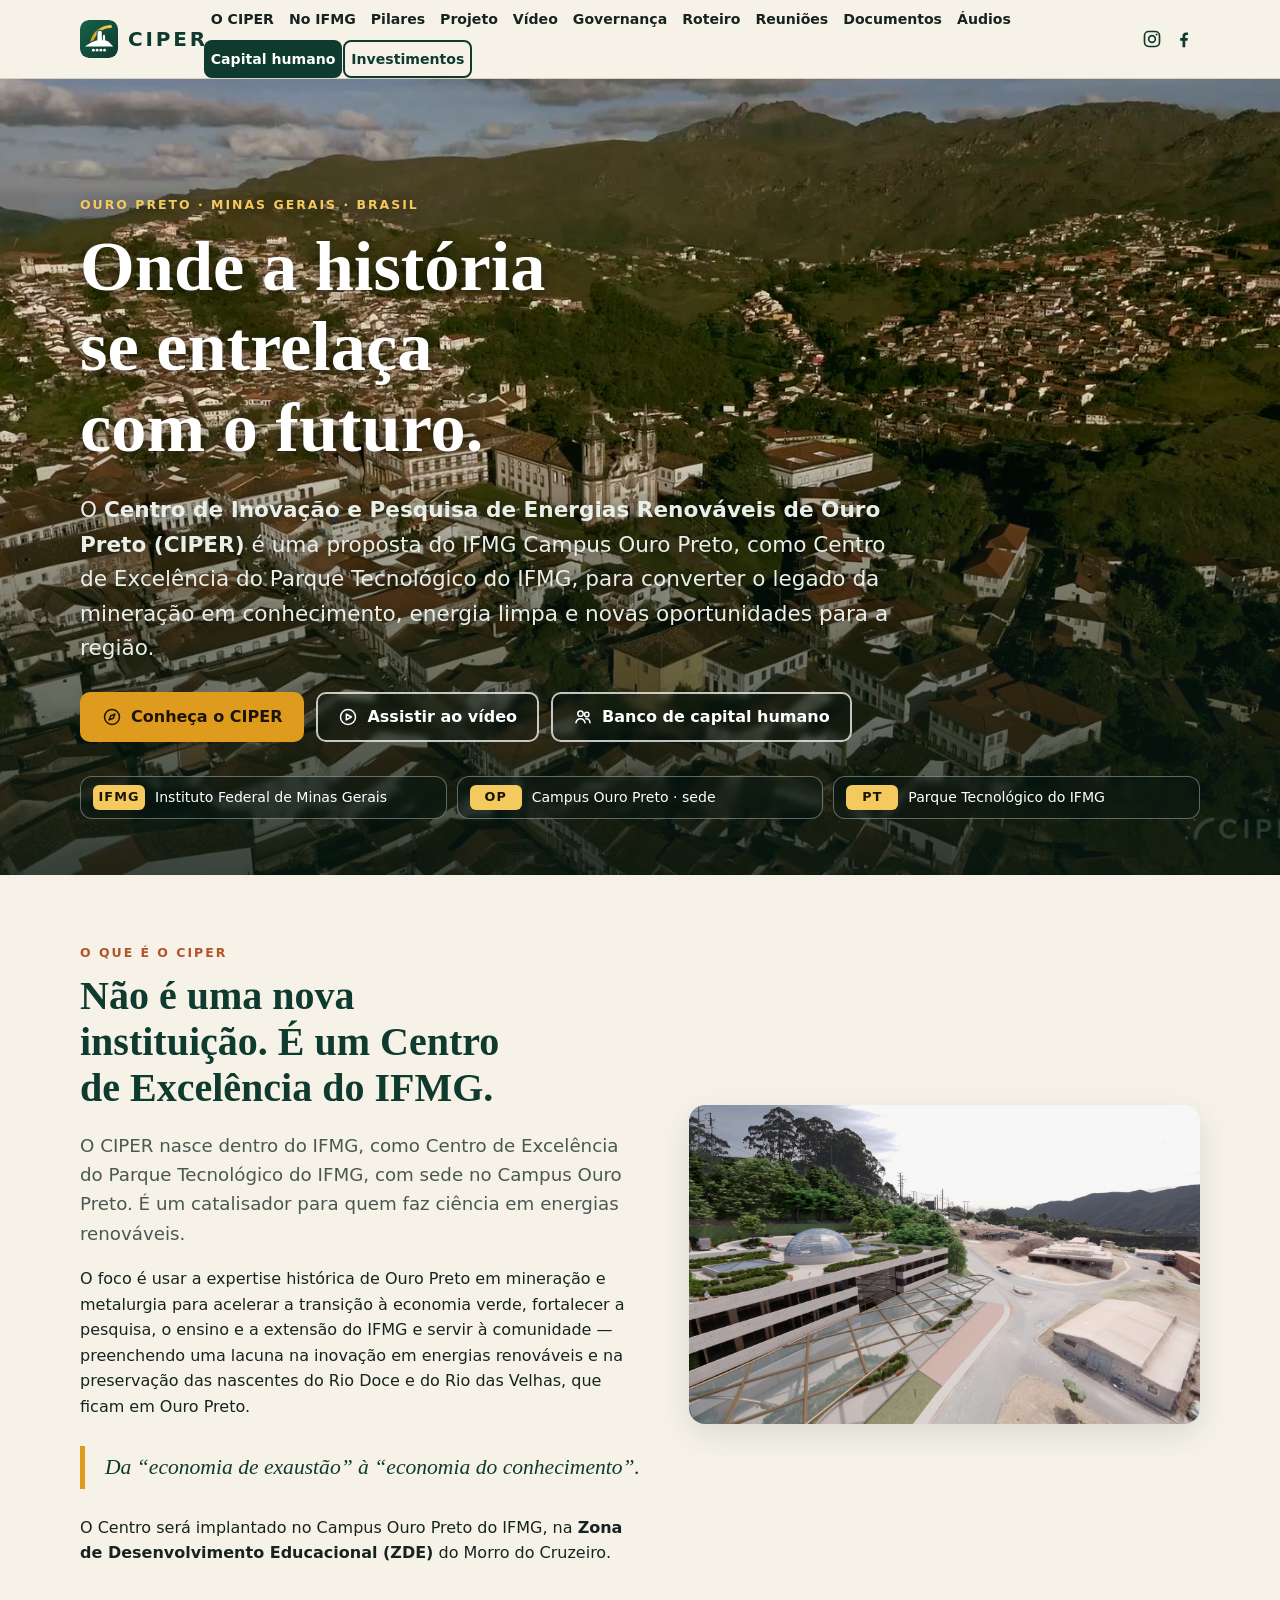
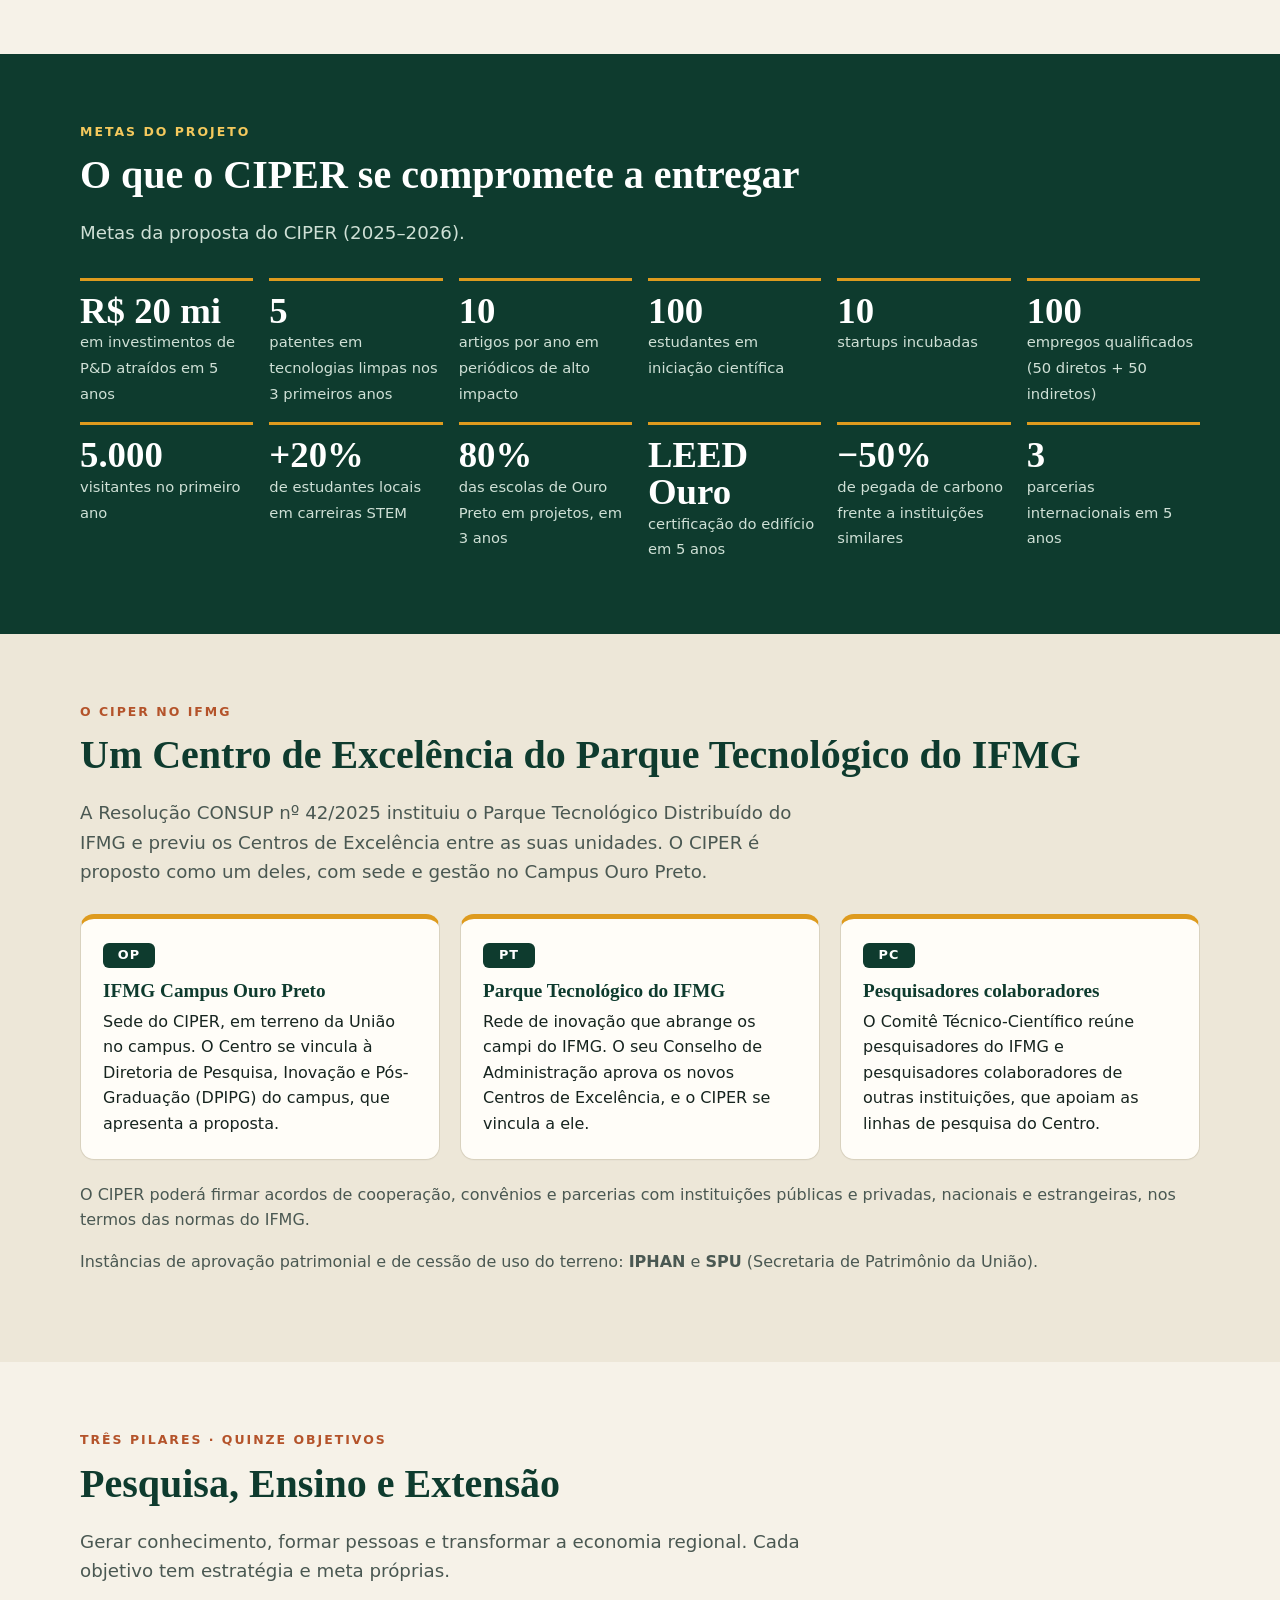
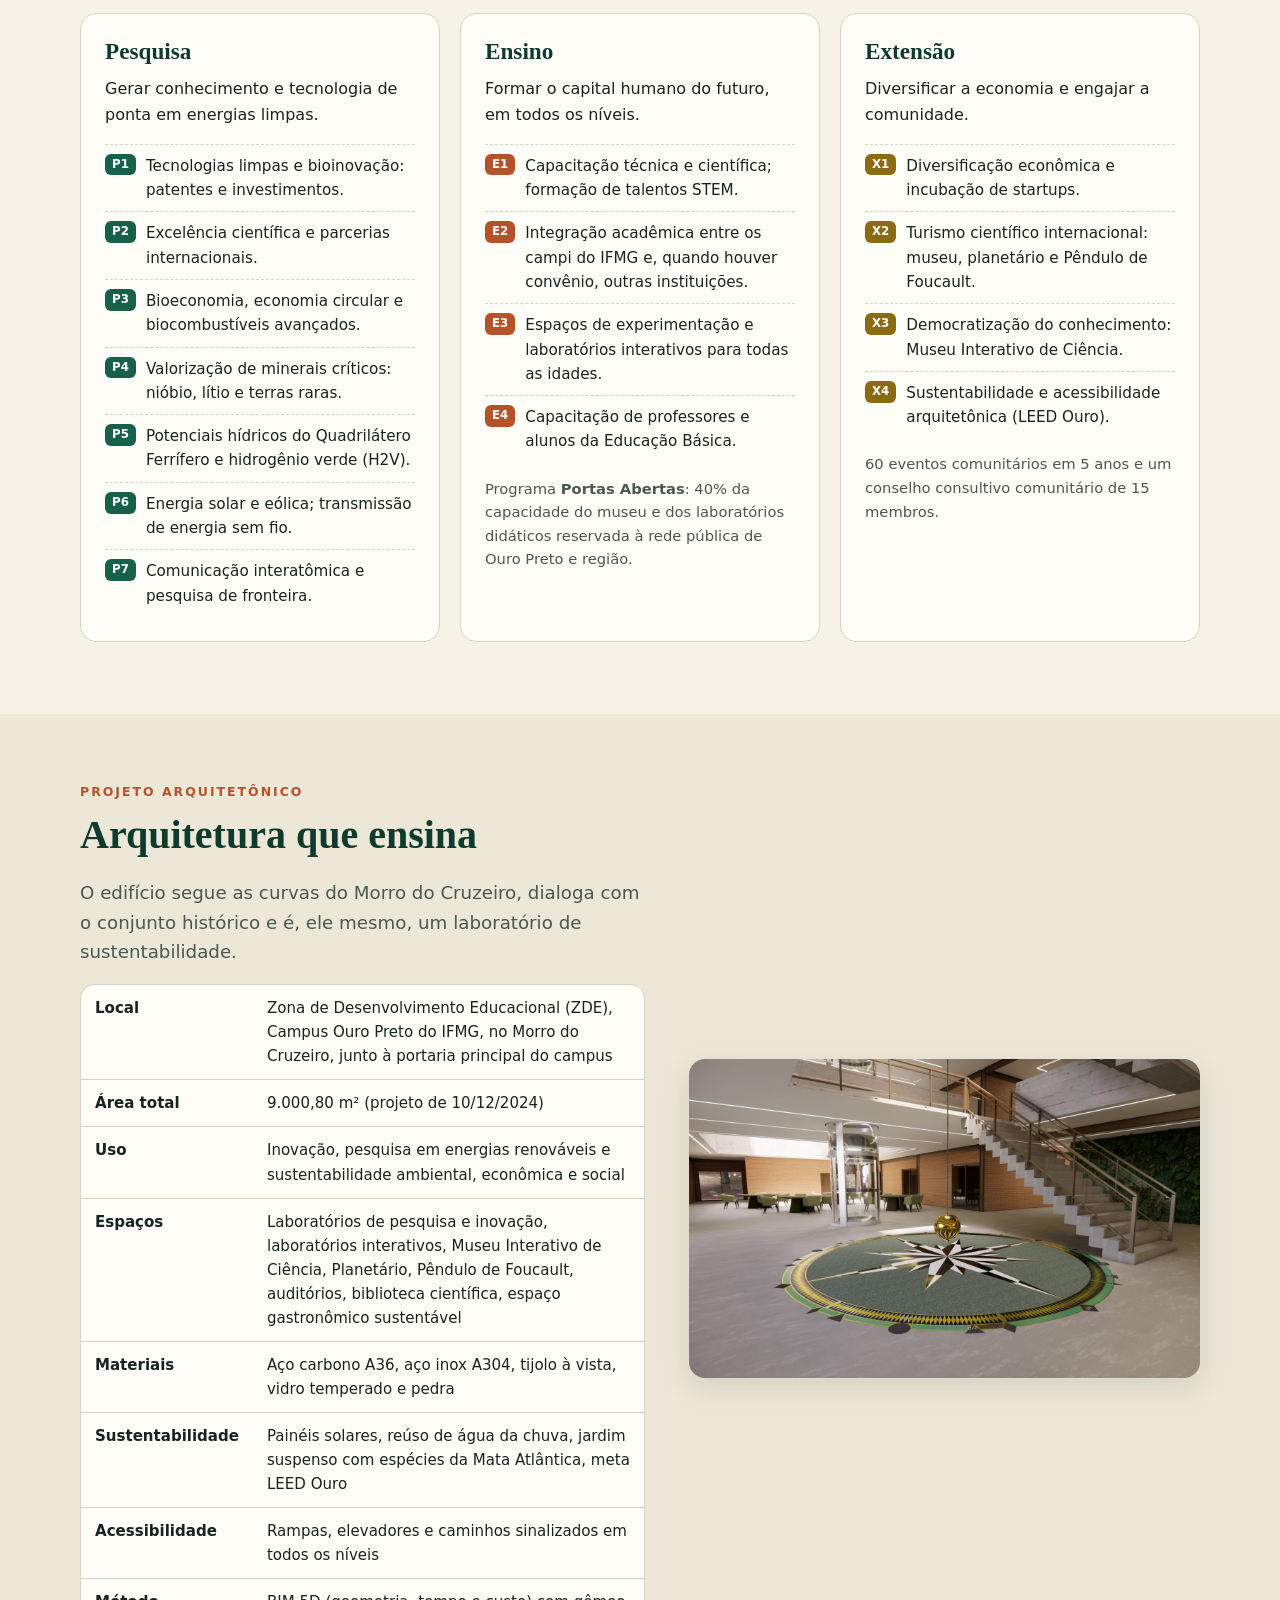
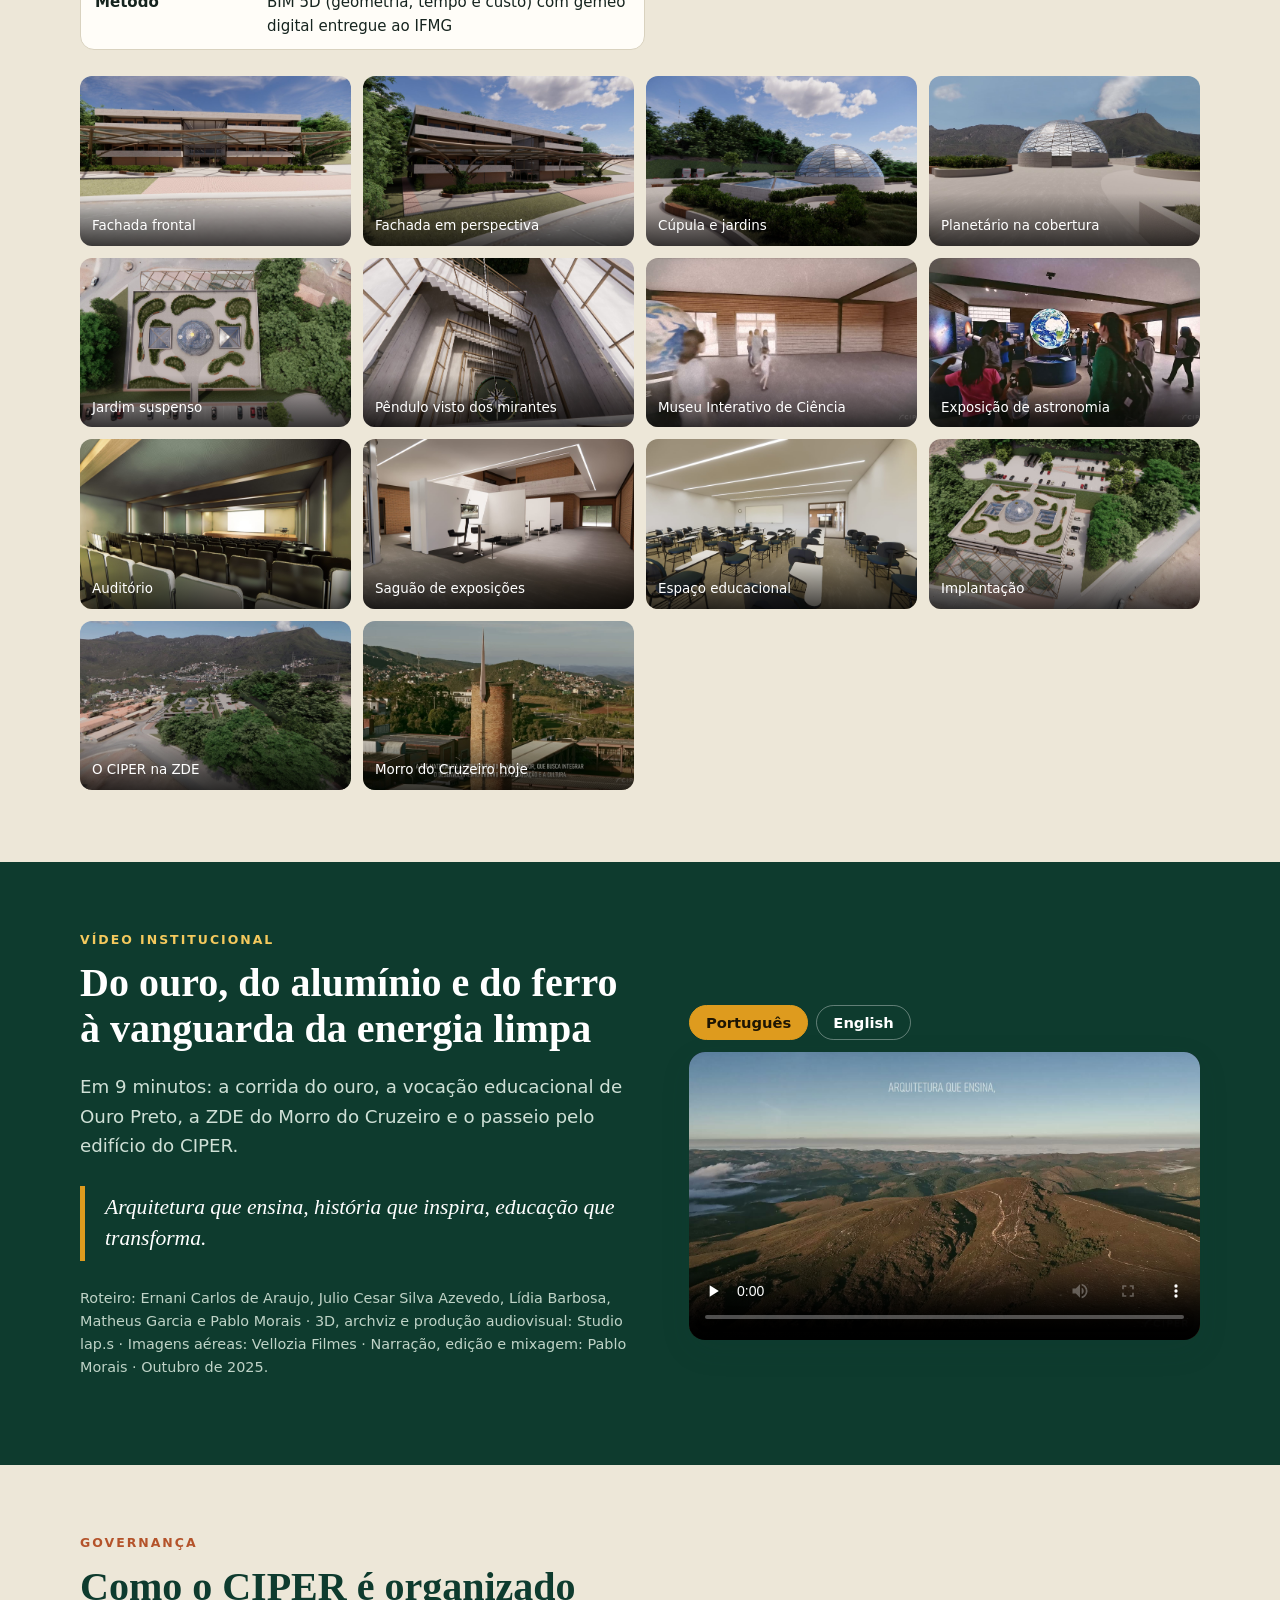
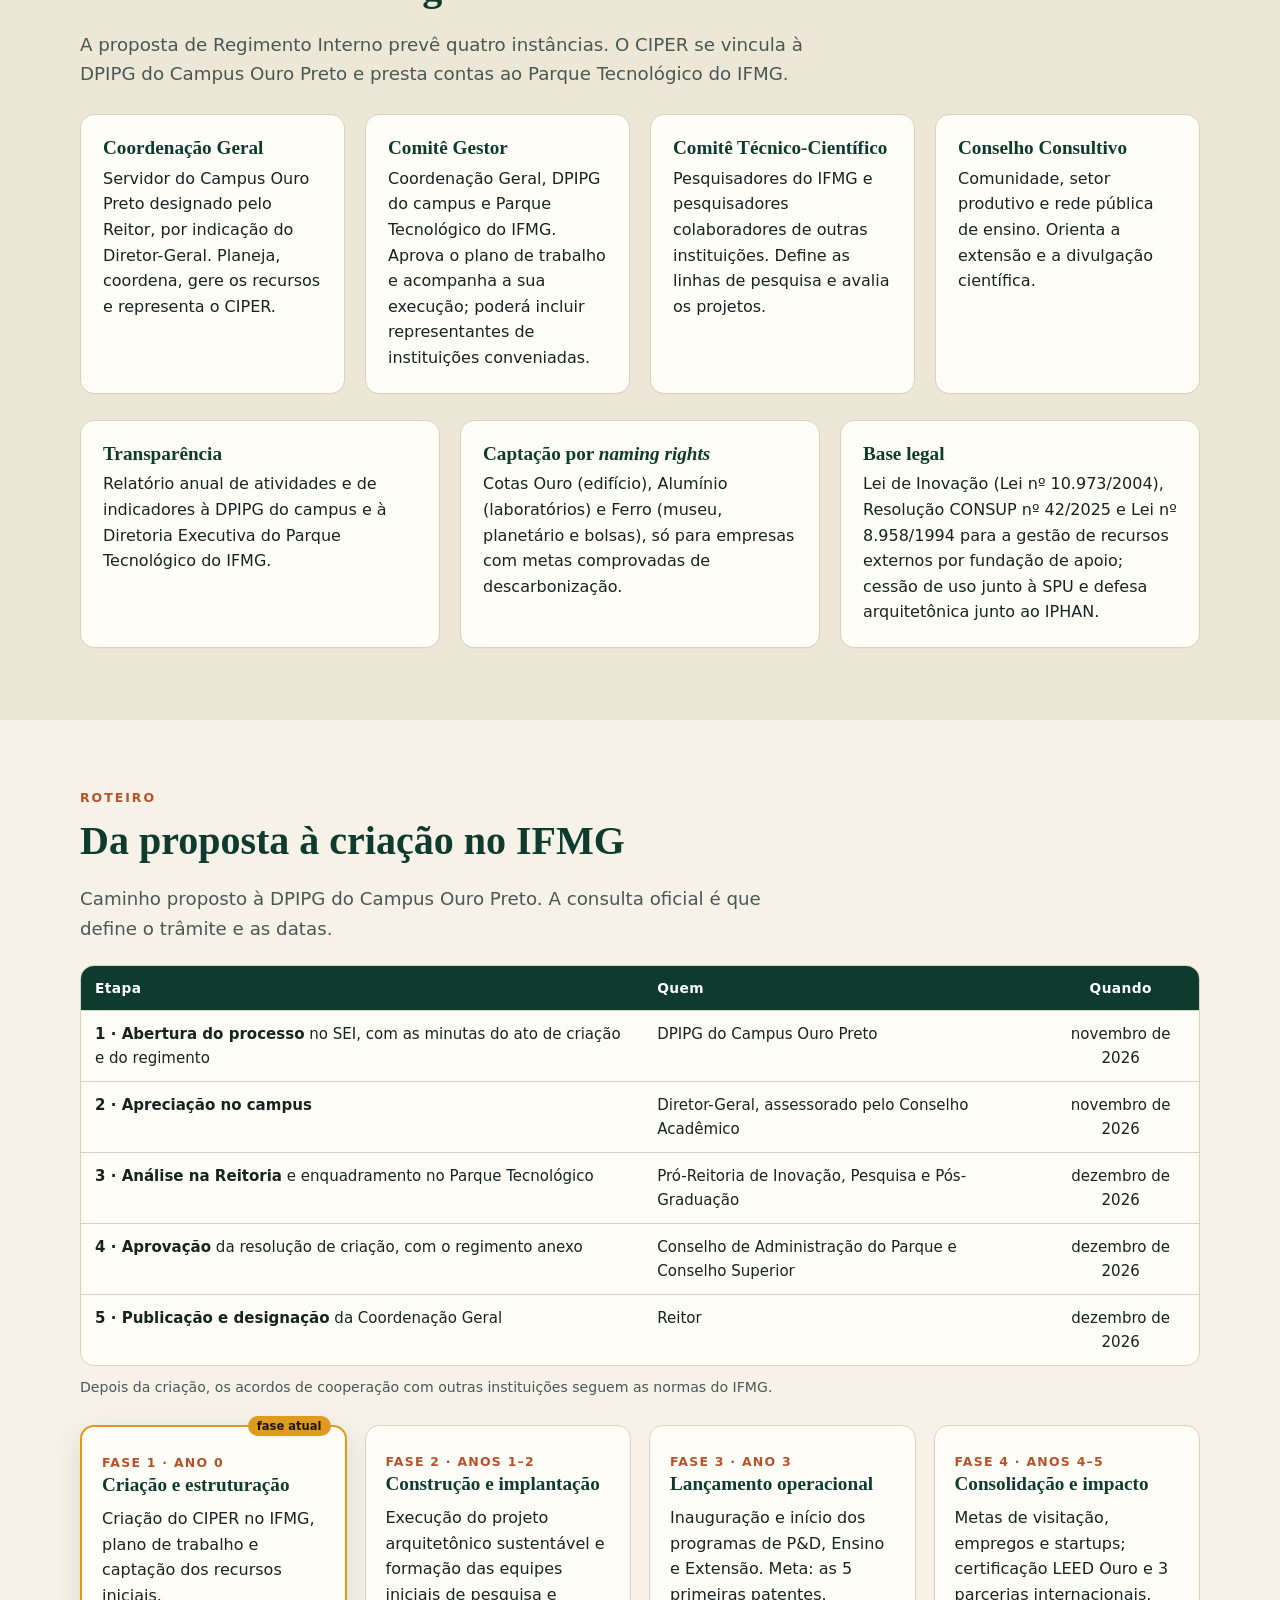
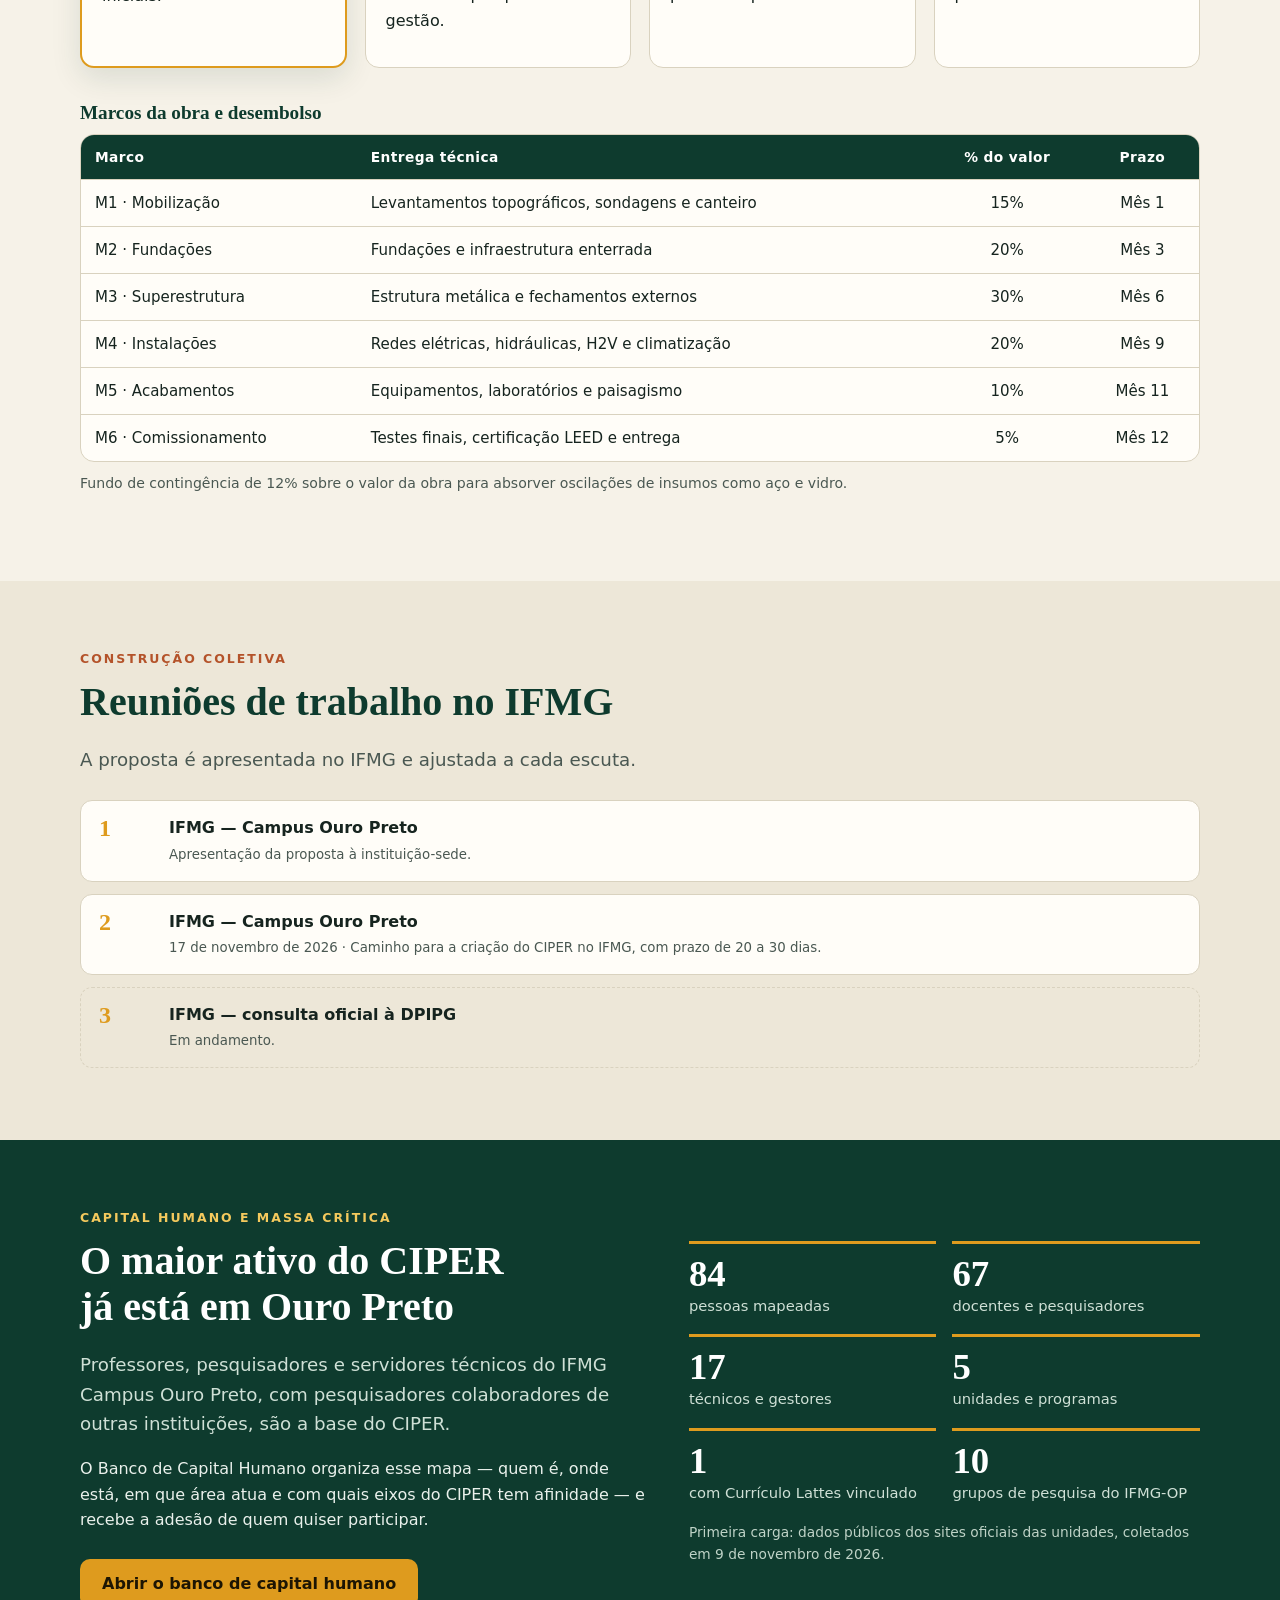
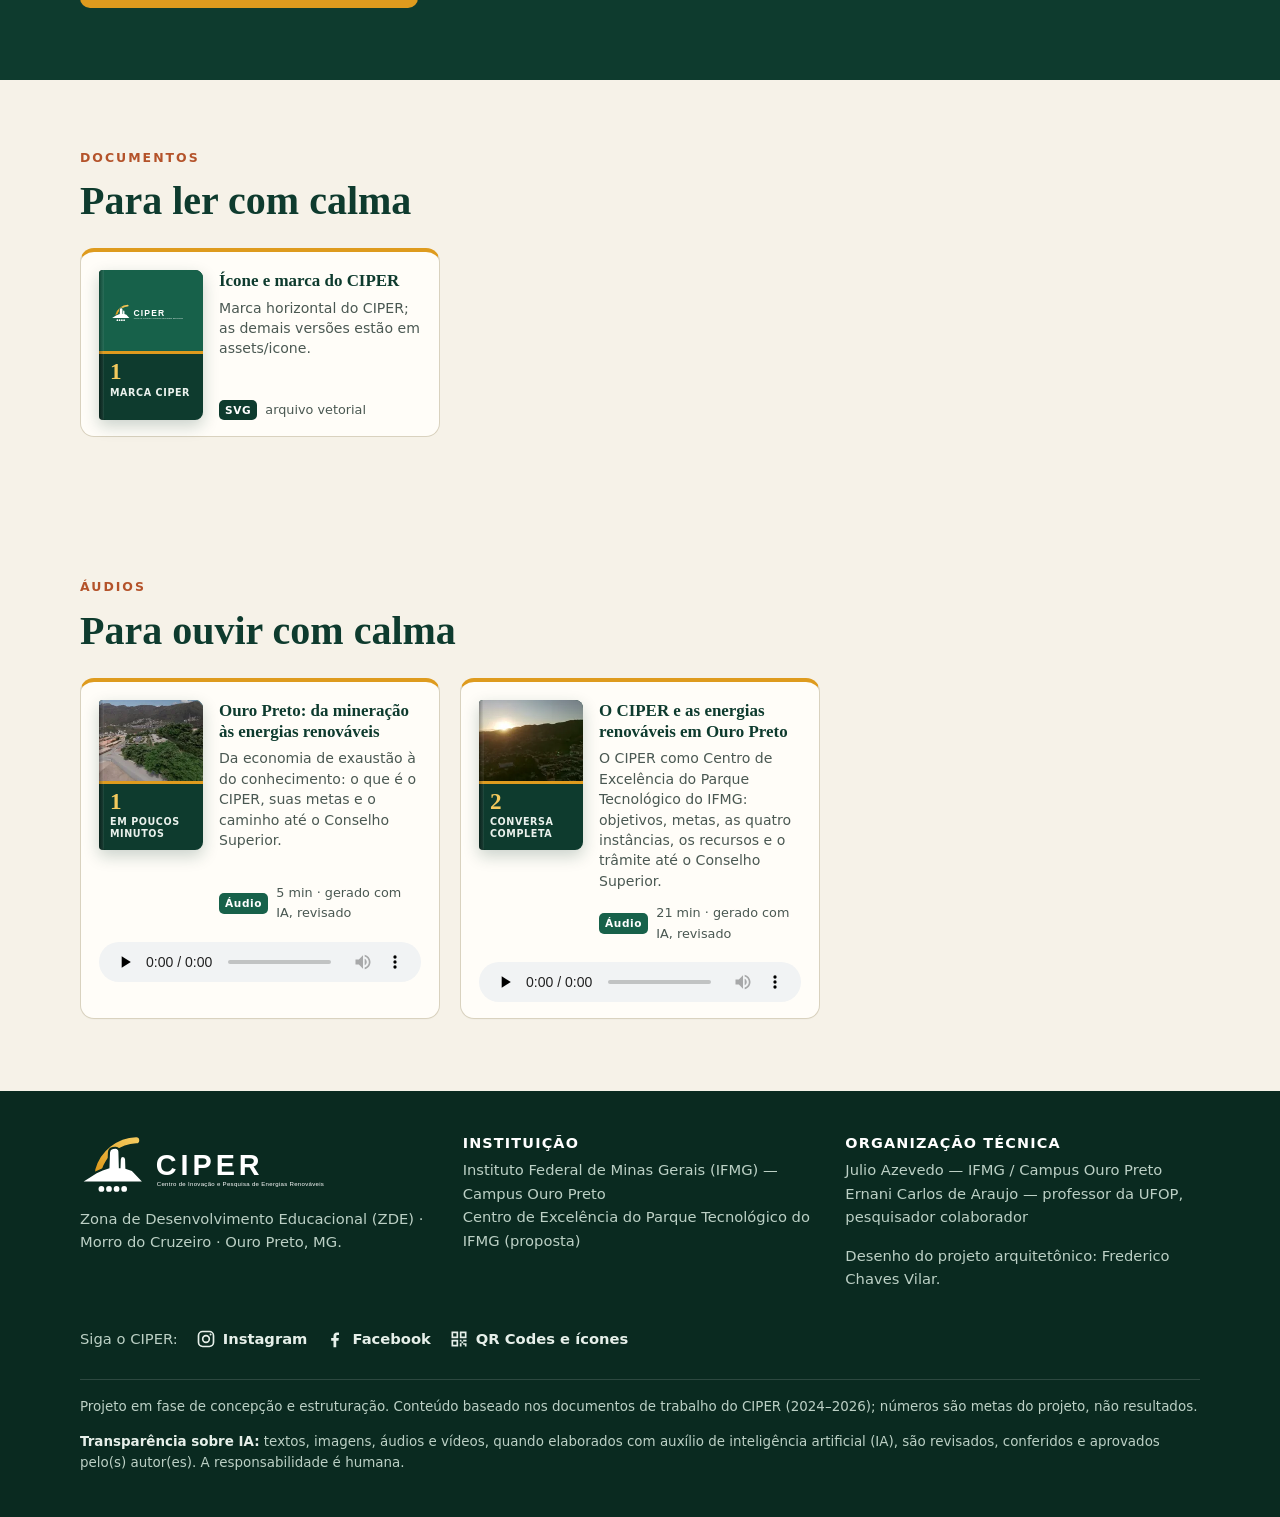
<file: index.html>
<!doctype html>
<html lang="pt-BR">
<head>
<meta charset="utf-8">
<meta name="viewport" content="width=device-width, initial-scale=1">
<title>CIPER — Centro de Inovação e Pesquisa de Energias Renováveis de Ouro Preto</title>
<meta name="description" content="CIPER: Centro de Excelência do Parque Tecnológico do IFMG, com sede no Campus Ouro Preto, para a transição da economia de exaustão à economia do conhecimento.">
<meta property="og:title" content="CIPER — Onde a história se entrelaça com o futuro">
<meta property="og:description" content="Centro de Inovação e Pesquisa de Energias Renováveis de Ouro Preto.">
<meta property="og:image" content="assets/img/ciper-vista-aerea.jpg">
<meta name="theme-color" content="#0E3B2E">
<link rel="icon" href="assets/icone/favicon.ico" sizes="any">
<link rel="icon" type="image/svg+xml" href="assets/icone/ciper-icone.svg">
<link rel="apple-touch-icon" href="assets/icone/ciper-icone-180.png">
<link rel="manifest" href="manifest.webmanifest">
<link rel="stylesheet" href="assets/css/site.css">
</head>
<body>

<header class="topo">
  <div class="wrap">
    <a class="marca" href="#inicio"><img src="assets/icone/ciper-icone.svg" alt="">CIPER</a>
    <button id="abre-menu" aria-controls="menu" aria-expanded="false">Menu</button>
    <nav class="menu" id="menu" aria-label="Seções">
      <a href="#ciper">O CIPER</a>
      <a href="#ifmg">No IFMG</a>
      <a href="#pilares">Pilares</a>
      <a href="#projeto">Projeto</a>
      <a href="#video">Vídeo</a>
      <a href="#governanca">Governança</a>
      <a href="#roteiro">Roteiro</a>
      <a href="#reunioes">Reuniões</a>
      <a href="#documentos">Documentos</a>
      <a href="#audios">Áudios</a>
      <a class="cta" href="capital-humano.html">Capital humano</a>
      <a class="cta2" href="investimentos.html">Investimentos</a>
    </nav>
    <!-- REDES-TOPO:INICIO (gerado por _scripts/gerar_redes.py) -->
    <div class="redes-topo"><a href="https://www.instagram.com/ciper.ouropreto/" target="_blank" rel="noopener" title="Instagram" aria-label="Instagram do CIPER (abre em nova aba)"><svg viewBox="0 0 24 24" aria-hidden="true" fill="none" stroke="currentColor" stroke-width="2"><rect x="3" y="3" width="18" height="18" rx="5"/><circle cx="12" cy="12" r="4"/><circle cx="17.5" cy="6.5" r="1.2" fill="currentColor" stroke="none"/></svg></a><a href="https://www.facebook.com/ciper.ouropreto" target="_blank" rel="noopener" title="Facebook" aria-label="Facebook do CIPER (abre em nova aba)"><svg viewBox="0 0 24 24" aria-hidden="true"><path fill="currentColor" d="M13.5 22v-8h2.7l.4-3.2h-3.1V8.8c0-.9.3-1.6 1.6-1.6h1.7V4.4c-.3 0-1.3-.1-2.5-.1-2.5 0-4.1 1.5-4.1 4.2v2.3H7.4V14h2.8v8z"/></svg></a></div>
    <!-- REDES-TOPO:FIM -->
  </div>
</header>

<main id="inicio">

<section class="heroi">
  <div class="wrap">
    <p class="olho">Ouro Preto · Minas Gerais · Brasil</p>
    <h1>Onde a história se entrelaça com o futuro.</h1>
    <p class="sub">O <strong>Centro de Inovação e Pesquisa de Energias Renováveis de Ouro Preto (CIPER)</strong> é uma proposta do IFMG Campus Ouro Preto, como Centro de Excelência do Parque Tecnológico do IFMG, para converter o legado da mineração em conhecimento, energia limpa e novas oportunidades para a região.</p>
    <div class="botoes">
      <a class="btn ouro" href="#ciper"><svg class="ico" viewBox="0 0 24 24" aria-hidden="true"><circle cx="12" cy="12" r="9"/><path d="M15.5 8.5l-2 5-5 2 2-5z"/></svg>Conheça o CIPER</a>
      <a class="btn linha" href="#video"><svg class="ico" viewBox="0 0 24 24" aria-hidden="true"><circle cx="12" cy="12" r="9"/><path d="M10 8.5v7l6-3.5z"/></svg>Assistir ao vídeo</a>
      <a class="btn linha" href="capital-humano.html"><svg class="ico" viewBox="0 0 24 24" aria-hidden="true"><circle cx="9" cy="8" r="3.2"/><path d="M3.5 19c.6-3.2 2.8-5 5.5-5s4.9 1.8 5.5 5"/><circle cx="16.5" cy="9" r="2.6"/><path d="M15.5 14.2c2.6-.3 4.5 1.3 5 4.8"/></svg>Banco de capital humano</a>
    </div>
    <div class="inst-faixa" aria-label="Instituição">
      <span><b>IFMG</b>Instituto Federal de Minas Gerais</span>
      <span><b>OP</b>Campus Ouro Preto · sede</span>
      <span><b>PT</b>Parque Tecnológico do IFMG</span>
    </div>
  </div>
</section>

<section id="ciper">
  <div class="wrap duas">
    <div>
      <p class="olho">O que é o CIPER</p>
      <h2>Não é uma nova instituição. É um Centro de Excelência do IFMG.</h2>
      <p class="lead">O CIPER nasce dentro do IFMG, como Centro de Excelência do Parque Tecnológico do IFMG, com sede no Campus Ouro Preto. É um catalisador para quem faz ciência em energias renováveis.</p>
      <p>O foco é usar a expertise histórica de Ouro Preto em mineração e metalurgia para acelerar a transição à economia verde, fortalecer a pesquisa, o ensino e a extensão do IFMG e servir à comunidade — preenchendo uma lacuna na inovação em energias renováveis e na preservação das nascentes do Rio Doce e do Rio das Velhas, que ficam em Ouro Preto.</p>
      <p class="citacao">Da “economia de exaustão” à “economia do conhecimento”.</p>
      <p>O Centro será implantado no Campus Ouro Preto do IFMG, na <strong>Zona de Desenvolvimento Educacional (ZDE)</strong> do Morro do Cruzeiro.</p>
    </div>
    <img class="foto" src="assets/img/ciper-vista-aerea.jpg" alt="Maquete eletrônica do CIPER vista do alto, com a cúpula do planetário e o jardim suspenso" loading="lazy">
  </div>
</section>

<section class="escuro" id="metas">
  <div class="wrap">
    <p class="olho">Metas do projeto</p>
    <h2>O que o CIPER se compromete a entregar</h2>
    <p class="lead">Metas da proposta do CIPER (2025–2026).</p>
    <div class="numeros">
      <div class="num"><b>R$ 20 mi</b><span>em investimentos de P&amp;D atraídos em 5 anos</span></div>
      <div class="num"><b>5</b><span>patentes em tecnologias limpas nos 3 primeiros anos</span></div>
      <div class="num"><b>10</b><span>artigos por ano em periódicos de alto impacto</span></div>
      <div class="num"><b>100</b><span>estudantes em iniciação científica</span></div>
      <div class="num"><b>10</b><span>startups incubadas</span></div>
      <div class="num"><b>100</b><span>empregos qualificados (50 diretos + 50 indiretos)</span></div>
      <div class="num"><b>5.000</b><span>visitantes no primeiro ano</span></div>
      <div class="num"><b>+20%</b><span>de estudantes locais em carreiras STEM</span></div>
      <div class="num"><b>80%</b><span>das escolas de Ouro Preto em projetos, em 3 anos</span></div>
      <div class="num"><b>LEED Ouro</b><span>certificação do edifício em 5 anos</span></div>
      <div class="num"><b>−50%</b><span>de pegada de carbono frente a instituições similares</span></div>
      <div class="num"><b>3</b><span>parcerias internacionais em 5 anos</span></div>
    </div>
  </div>
</section>

<section id="ifmg" class="alt">
  <div class="wrap">
    <p class="olho">O CIPER no IFMG</p>
    <h2>Um Centro de Excelência do Parque Tecnológico do IFMG</h2>
    <p class="lead">A Resolução CONSUP nº 42/2025 instituiu o Parque Tecnológico Distribuído do IFMG e previu os Centros de Excelência entre as suas unidades. O CIPER é proposto como um deles, com sede e gestão no Campus Ouro Preto.</p>
    <div class="grade g3" style="margin-top:28px">
      <article class="cartao dest"><span class="sigla">OP</span><h3>IFMG Campus Ouro Preto</h3><p>Sede do CIPER, em terreno da União no campus. O Centro se vincula à Diretoria de Pesquisa, Inovação e Pós-Graduação (DPIPG) do campus, que apresenta a proposta.</p></article>
      <article class="cartao dest"><span class="sigla">PT</span><h3>Parque Tecnológico do IFMG</h3><p>Rede de inovação que abrange os campi do IFMG. O seu Conselho de Administração aprova os novos Centros de Excelência, e o CIPER se vincula a ele.</p></article>
      <article class="cartao dest"><span class="sigla">PC</span><h3>Pesquisadores colaboradores</h3><p>O Comitê Técnico-Científico reúne pesquisadores do IFMG e pesquisadores colaboradores de outras instituições, que apoiam as linhas de pesquisa do Centro.</p></article>
    </div>
    <p style="margin-top:22px;color:var(--tinta2)">O CIPER poderá firmar acordos de cooperação, convênios e parcerias com instituições públicas e privadas, nacionais e estrangeiras, nos termos das normas do IFMG.</p>
    <p style="margin-top:10px;color:var(--tinta2)">Instâncias de aprovação patrimonial e de cessão de uso do terreno: <strong>IPHAN</strong> e <strong>SPU</strong> (Secretaria de Patrimônio da União).</p>
  </div>
</section>

<section id="pilares">
  <div class="wrap">
    <p class="olho">Três pilares · quinze objetivos</p>
    <h2>Pesquisa, Ensino e Extensão</h2>
    <p class="lead">Gerar conhecimento, formar pessoas e transformar a economia regional. Cada objetivo tem estratégia e meta próprias.</p>
    <div class="grade g3" style="margin-top:28px">
      <div class="pilar">
        <h3>Pesquisa</h3><p>Gerar conhecimento e tecnologia de ponta em energias limpas.</p>
        <ul>
          <li><span class="cod">P1</span>Tecnologias limpas e bioinovação: patentes e investimentos.</li>
          <li><span class="cod">P2</span>Excelência científica e parcerias internacionais.</li>
          <li><span class="cod">P3</span>Bioeconomia, economia circular e biocombustíveis avançados.</li>
          <li><span class="cod">P4</span>Valorização de minerais críticos: nióbio, lítio e terras raras.</li>
          <li><span class="cod">P5</span>Potenciais hídricos do Quadrilátero Ferrífero e hidrogênio verde (H2V).</li>
          <li><span class="cod">P6</span>Energia solar e eólica; transmissão de energia sem fio.</li>
          <li><span class="cod">P7</span>Comunicação interatômica e pesquisa de fronteira.</li>
        </ul>
      </div>
      <div class="pilar">
        <h3>Ensino</h3><p>Formar o capital humano do futuro, em todos os níveis.</p>
        <ul>
          <li><span class="cod E">E1</span>Capacitação técnica e científica; formação de talentos STEM.</li>
          <li><span class="cod E">E2</span>Integração acadêmica entre os campi do IFMG e, quando houver convênio, outras instituições.</li>
          <li><span class="cod E">E3</span>Espaços de experimentação e laboratórios interativos para todas as idades.</li>
          <li><span class="cod E">E4</span>Capacitação de professores e alunos da Educação Básica.</li>
        </ul>
        <p style="margin-top:14px;font-size:.92rem;color:var(--tinta2)">Programa <strong>Portas Abertas</strong>: 40% da capacidade do museu e dos laboratórios didáticos reservada à rede pública de Ouro Preto e região.</p>
      </div>
      <div class="pilar">
        <h3>Extensão</h3><p>Diversificar a economia e engajar a comunidade.</p>
        <ul>
          <li><span class="cod X">X1</span>Diversificação econômica e incubação de startups.</li>
          <li><span class="cod X">X2</span>Turismo científico internacional: museu, planetário e Pêndulo de Foucault.</li>
          <li><span class="cod X">X3</span>Democratização do conhecimento: Museu Interativo de Ciência.</li>
          <li><span class="cod X">X4</span>Sustentabilidade e acessibilidade arquitetônica (LEED Ouro).</li>
        </ul>
        <p style="margin-top:14px;font-size:.92rem;color:var(--tinta2)">60 eventos comunitários em 5 anos e um conselho consultivo comunitário de 15 membros.</p>
      </div>
    </div>
  </div>
</section>

<section id="projeto" class="alt">
  <div class="wrap">
    <div class="duas">
      <div>
        <p class="olho">Projeto arquitetônico</p>
        <h2>Arquitetura que ensina</h2>
        <p class="lead">O edifício segue as curvas do Morro do Cruzeiro, dialoga com o conjunto histórico e é, ele mesmo, um laboratório de sustentabilidade.</p>
        <div class="tab-rol">
          <table>
            <tr><td><strong>Local</strong></td><td>Zona de Desenvolvimento Educacional (ZDE), Campus Ouro Preto do IFMG, no Morro do Cruzeiro, junto à portaria principal do campus</td></tr>
            <tr><td><strong>Área total</strong></td><td>9.000,80 m² (projeto de 10/12/2024)</td></tr>
            <tr><td><strong>Uso</strong></td><td>Inovação, pesquisa em energias renováveis e sustentabilidade ambiental, econômica e social</td></tr>
            <tr><td><strong>Espaços</strong></td><td>Laboratórios de pesquisa e inovação, laboratórios interativos, Museu Interativo de Ciência, Planetário, Pêndulo de Foucault, auditórios, biblioteca científica, espaço gastronômico sustentável</td></tr>
            <tr><td><strong>Materiais</strong></td><td>Aço carbono A36, aço inox A304, tijolo à vista, vidro temperado e pedra</td></tr>
            <tr><td><strong>Sustentabilidade</strong></td><td>Painéis solares, reúso de água da chuva, jardim suspenso com espécies da Mata Atlântica, meta LEED Ouro</td></tr>
            <tr><td><strong>Acessibilidade</strong></td><td>Rampas, elevadores e caminhos sinalizados em todos os níveis</td></tr>
            <tr><td><strong>Método</strong></td><td>BIM 5D (geometria, tempo e custo) com gêmeo digital entregue ao IFMG</td></tr>
          </table>
        </div>
      </div>
      <img class="foto" src="assets/img/pendulo-de-foucault.jpg" alt="Saguão central com o Pêndulo de Foucault sobre uma rosa dos ventos" loading="lazy">
    </div>
    <div class="galeria" id="galeria">
      <figure><img src="assets/img/fachada-frontal.jpg" alt="Fachada frontal do CIPER" loading="lazy"><figcaption>Fachada frontal</figcaption></figure>
      <figure><img src="assets/img/fachada-perspectiva.jpg" alt="Fachada em perspectiva" loading="lazy"><figcaption>Fachada em perspectiva</figcaption></figure>
      <figure><img src="assets/img/cupula-jardins.jpg" alt="Cúpula do planetário entre jardins" loading="lazy"><figcaption>Cúpula e jardins</figcaption></figure>
      <figure><img src="assets/img/cupula-planetario.jpg" alt="Cúpula do planetário na cobertura" loading="lazy"><figcaption>Planetário na cobertura</figcaption></figure>
      <figure><img src="assets/img/cobertura-jardim-suspenso.jpg" alt="Cobertura com jardim suspenso vista de cima" loading="lazy"><figcaption>Jardim suspenso</figcaption></figure>
      <figure><img src="assets/img/pendulo-vista-superior.jpg" alt="Pêndulo de Foucault visto das escadas" loading="lazy"><figcaption>Pêndulo visto dos mirantes</figcaption></figure>
      <figure><img src="assets/img/museu-interativo.jpg" alt="Museu Interativo de Ciência com visitantes" loading="lazy"><figcaption>Museu Interativo de Ciência</figcaption></figure>
      <figure><img src="assets/img/museu-sistema-solar.jpg" alt="Exposição do sistema solar" loading="lazy"><figcaption>Exposição de astronomia</figcaption></figure>
      <figure><img src="assets/img/auditorio.jpg" alt="Auditório" loading="lazy"><figcaption>Auditório</figcaption></figure>
      <figure><img src="assets/img/saguao-exposicoes.jpg" alt="Saguão de exposições" loading="lazy"><figcaption>Saguão de exposições</figcaption></figure>
      <figure><img src="assets/img/sala-de-aula.jpg" alt="Sala de aula" loading="lazy"><figcaption>Espaço educacional</figcaption></figure>
      <figure><img src="assets/img/implantacao-aerea.jpg" alt="Implantação do edifício no terreno" loading="lazy"><figcaption>Implantação</figcaption></figure>
      <figure><img src="assets/img/zde-vista-aerea.jpg" alt="Vista aérea da ZDE com o CIPER" loading="lazy"><figcaption>O CIPER na ZDE</figcaption></figure>
      <figure><img src="assets/img/zde-morro-do-cruzeiro.jpg" alt="Morro do Cruzeiro e o Campus Ouro Preto do IFMG" loading="lazy"><figcaption>Morro do Cruzeiro hoje</figcaption></figure>
    </div>
  </div>
</section>

<section id="video" class="escuro">
  <div class="wrap duas">
    <div>
      <p class="olho">Vídeo institucional</p>
      <h2>Do ouro, do alumínio e do ferro à vanguarda da energia limpa</h2>
      <p class="lead">Em 9 minutos: a corrida do ouro, a vocação educacional de Ouro Preto, a ZDE do Morro do Cruzeiro e o passeio pelo edifício do CIPER.</p>
      <p class="citacao">Arquitetura que ensina, história que inspira, educação que transforma.</p>
      <p style="font-size:.9rem;color:#BFD3C7">Roteiro: Ernani Carlos de Araujo, Julio Cesar Silva Azevedo, Lídia Barbosa, Matheus Garcia e Pablo Morais · 3D, archviz e produção audiovisual: Studio lap.s · Imagens aéreas: Vellozia Filmes · Narração, edição e mixagem: Pablo Morais · Outubro de 2025.</p>
    </div>
    <div>
      <div class="abas" role="tablist">
        <button class="on" data-src="assets/video/ciper-apresentacao-pt-720p.mp4" role="tab">Português</button>
        <button data-src="assets/video/ciper-presentation-en-720p.mp4" role="tab">English</button>
      </div>
      <div class="video-caixa">
        <video id="filme" controls preload="none" poster="assets/img/serra-amanhecer.jpg" src="assets/video/ciper-apresentacao-pt-720p.mp4"></video>
      </div>
    </div>
  </div>
</section>

<section id="governanca" class="alt">
  <div class="wrap">
    <p class="olho">Governança</p>
    <h2>Como o CIPER é organizado</h2>
    <p class="lead">A proposta de Regimento Interno prevê quatro instâncias. O CIPER se vincula à DPIPG do Campus Ouro Preto e presta contas ao Parque Tecnológico do IFMG.</p>
    <div class="grade g4" style="margin:26px 0">
      <div class="cartao"><h3>Coordenação Geral</h3><p>Servidor do Campus Ouro Preto designado pelo Reitor, por indicação do Diretor-Geral. Planeja, coordena, gere os recursos e representa o CIPER.</p></div>
      <div class="cartao"><h3>Comitê Gestor</h3><p>Coordenação Geral, DPIPG do campus e Parque Tecnológico do IFMG. Aprova o plano de trabalho e acompanha a sua execução; poderá incluir representantes de instituições conveniadas.</p></div>
      <div class="cartao"><h3>Comitê Técnico-Científico</h3><p>Pesquisadores do IFMG e pesquisadores colaboradores de outras instituições. Define as linhas de pesquisa e avalia os projetos.</p></div>
      <div class="cartao"><h3>Conselho Consultivo</h3><p>Comunidade, setor produtivo e rede pública de ensino. Orienta a extensão e a divulgação científica.</p></div>
    </div>
    <div class="grade g3" style="margin-top:24px">
      <div class="cartao"><h3>Transparência</h3><p>Relatório anual de atividades e de indicadores à DPIPG do campus e à Diretoria Executiva do Parque Tecnológico do IFMG.</p></div>
      <div class="cartao"><h3>Captação por <em>naming rights</em></h3><p>Cotas Ouro (edifício), Alumínio (laboratórios) e Ferro (museu, planetário e bolsas), só para empresas com metas comprovadas de descarbonização.</p></div>
      <div class="cartao"><h3>Base legal</h3><p>Lei de Inovação (Lei nº 10.973/2004), Resolução CONSUP nº 42/2025 e Lei nº 8.958/1994 para a gestão de recursos externos por fundação de apoio; cessão de uso junto à SPU e defesa arquitetônica junto ao IPHAN.</p></div>
    </div>
  </div>
</section>

<section id="roteiro">
  <div class="wrap">
    <p class="olho">Roteiro</p>
    <h2>Da proposta à criação no IFMG</h2>
    <p class="lead">Caminho proposto à DPIPG do Campus Ouro Preto. A consulta oficial é que define o trâmite e as datas.</p>
    <div class="tab-rol" style="margin-top:22px">
      <table>
        <thead><tr><th>Etapa</th><th>Quem</th><th class="c">Quando</th></tr></thead>
        <tbody>
          <tr><td><strong>1 · Abertura do processo</strong> no SEI, com as minutas do ato de criação e do regimento</td><td>DPIPG do Campus Ouro Preto</td><td class="c">novembro de 2026</td></tr>
          <tr><td><strong>2 · Apreciação no campus</strong></td><td>Diretor-Geral, assessorado pelo Conselho Acadêmico</td><td class="c">novembro de 2026</td></tr>
          <tr><td><strong>3 · Análise na Reitoria</strong> e enquadramento no Parque Tecnológico</td><td>Pró-Reitoria de Inovação, Pesquisa e Pós-Graduação</td><td class="c">dezembro de 2026</td></tr>
          <tr><td><strong>4 · Aprovação</strong> da resolução de criação, com o regimento anexo</td><td>Conselho de Administração do Parque e Conselho Superior</td><td class="c">dezembro de 2026</td></tr>
          <tr><td><strong>5 · Publicação e designação</strong> da Coordenação Geral</td><td>Reitor</td><td class="c">dezembro de 2026</td></tr>
        </tbody>
      </table>
    </div>
    <p style="font-size:.88rem;color:var(--tinta2);margin-top:10px">Depois da criação, os acordos de cooperação com outras instituições seguem as normas do IFMG.</p>
    <div class="fases" style="margin-top:26px">
      <div class="fase agora"><span class="ano">Fase 1 · Ano 0</span><h3>Criação e estruturação</h3><p>Criação do CIPER no IFMG, plano de trabalho e captação dos recursos iniciais.</p></div>
      <div class="fase"><span class="ano">Fase 2 · Anos 1–2</span><h3>Construção e implantação</h3><p>Execução do projeto arquitetônico sustentável e formação das equipes iniciais de pesquisa e gestão.</p></div>
      <div class="fase"><span class="ano">Fase 3 · Ano 3</span><h3>Lançamento operacional</h3><p>Inauguração e início dos programas de P&amp;D, Ensino e Extensão. Meta: as 5 primeiras patentes.</p></div>
      <div class="fase"><span class="ano">Fase 4 · Anos 4–5</span><h3>Consolidação e impacto</h3><p>Metas de visitação, empregos e startups; certificação LEED Ouro e 3 parcerias internacionais.</p></div>
    </div>
    <h3 style="margin-top:34px">Marcos da obra e desembolso</h3>
    <div class="tab-rol">
      <table>
        <thead><tr><th>Marco</th><th>Entrega técnica</th><th class="c">% do valor</th><th class="c">Prazo</th></tr></thead>
        <tbody>
          <tr><td>M1 · Mobilização</td><td>Levantamentos topográficos, sondagens e canteiro</td><td class="c">15%</td><td class="c">Mês 1</td></tr>
          <tr><td>M2 · Fundações</td><td>Fundações e infraestrutura enterrada</td><td class="c">20%</td><td class="c">Mês 3</td></tr>
          <tr><td>M3 · Superestrutura</td><td>Estrutura metálica e fechamentos externos</td><td class="c">30%</td><td class="c">Mês 6</td></tr>
          <tr><td>M4 · Instalações</td><td>Redes elétricas, hidráulicas, H2V e climatização</td><td class="c">20%</td><td class="c">Mês 9</td></tr>
          <tr><td>M5 · Acabamentos</td><td>Equipamentos, laboratórios e paisagismo</td><td class="c">10%</td><td class="c">Mês 11</td></tr>
          <tr><td>M6 · Comissionamento</td><td>Testes finais, certificação LEED e entrega</td><td class="c">5%</td><td class="c">Mês 12</td></tr>
        </tbody>
      </table>
    </div>
    <p style="font-size:.88rem;color:var(--tinta2);margin-top:10px">Fundo de contingência de 12% sobre o valor da obra para absorver oscilações de insumos como aço e vidro.</p>
  </div>
</section>

<section id="reunioes" class="alt">
  <div class="wrap">
    <p class="olho">Construção coletiva</p>
    <h2>Reuniões de trabalho no IFMG</h2>
    <p class="lead">A proposta é apresentada no IFMG e ajustada a cada escuta.</p>
    <ol class="reunioes">
      <li><span class="n">1</span><div><strong>IFMG — Campus Ouro Preto</strong><br><small>Apresentação da proposta à instituição-sede.</small></div></li>
      <li><span class="n">2</span><div><strong>IFMG — Campus Ouro Preto</strong><br><small>17 de novembro de 2026 · Caminho para a criação do CIPER no IFMG, com prazo de 20 a 30 dias.</small></div></li>
      <li class="prox"><span class="n">3</span><div><strong>IFMG — consulta oficial à DPIPG</strong><br><small>Em andamento.</small></div></li>
    </ol>
  </div>
</section>

<section id="capital" class="escuro">
  <div class="wrap duas">
    <div>
      <p class="olho">Capital humano e massa crítica</p>
      <h2>O maior ativo do CIPER já está em Ouro Preto</h2>
      <p class="lead">Professores, pesquisadores e servidores técnicos do IFMG Campus Ouro Preto, com pesquisadores colaboradores de outras instituições, são a base do CIPER.</p>
      <p>O Banco de Capital Humano organiza esse mapa — quem é, onde está, em que área atua e com quais eixos do CIPER tem afinidade — e recebe a adesão de quem quiser participar.</p>
      <div class="botoes"><a class="btn ouro" href="capital-humano.html">Abrir o banco de capital humano</a></div>
    </div>
    <div>
      <div class="numeros" id="resumo-banco" style="margin-top:0"></div>
      <p style="font-size:.86rem;color:#BFD3C7;margin-top:16px">Primeira carga: dados públicos dos sites oficiais das unidades, coletados em 9 de novembro de 2026.</p>
    </div>
  </div>
</section>

<section id="documentos">
  <div class="wrap">
    <p class="olho">Documentos</p>
    <h2>Para ler com calma</h2>
    <ol class="grade docs" style="margin-top:24px">
      <li><a href="assets/icone/ciper-logo-horizontal.svg" target="_blank" rel="noopener"><span class="capa marca-capa"><img src="assets/icone/ciper-logo-horizontal-claro.svg" width="104" height="84" alt="" loading="lazy"><span class="faixa" aria-hidden="true"><b>1</b><em>Marca CIPER</em></span></span><span class="txt"><span class="vh">Documento 1: </span><strong>Ícone e marca do CIPER</strong><span class="res">Marca horizontal do CIPER; as demais versões estão em assets/icone.</span><small><span class="tipo svg">SVG</span>arquivo vetorial</small></span></a></li>
    </ol>
  </div>
</section>

<section id="audios">
  <div class="wrap">
    <p class="olho">Áudios</p>
    <h2>Para ouvir com calma</h2>
    <ol class="grade docs audios" style="margin-top:24px">
      <li><div class="cartao"><span class="capa"><img src="assets/docs/foto-a05.webp" width="104" height="84" alt="" loading="lazy"><span class="faixa" aria-hidden="true"><b>1</b><em>Em poucos minutos</em></span></span><span class="txt"><span class="vh">Áudio 1: </span><strong>Ouro Preto: da mineração às energias renováveis</strong><span class="res">Da economia de exaustão à do conhecimento: o que é o CIPER, suas metas e o caminho até o Conselho Superior.</span><small><span class="tipo audio">Áudio</span>5&nbsp;min · gerado com IA, revisado</small></span><audio controls preload="none" src="audios/01-Ouro-Preto-mineracao-energias-renovaveis.m4a" aria-label="Ouvir o áudio 1: Ouro Preto: da mineração às energias renováveis"></audio></div></li>
      <li><div class="cartao"><span class="capa"><img src="assets/docs/foto-a06.webp" width="104" height="84" alt="" loading="lazy"><span class="faixa" aria-hidden="true"><b>2</b><em>Conversa completa</em></span></span><span class="txt"><span class="vh">Áudio 2: </span><strong>O CIPER e as energias renováveis em Ouro Preto</strong><span class="res">O CIPER como Centro de Excelência do Parque Tecnológico do IFMG: objetivos, metas, as quatro instâncias, os recursos e o trâmite até o Conselho Superior.</span><small><span class="tipo audio">Áudio</span>21&nbsp;min · gerado com IA, revisado</small></span><audio controls preload="none" src="audios/02-CIPER-energias-renovaveis-Ouro-Preto.m4a" aria-label="Ouvir o áudio 2: O CIPER e as energias renováveis em Ouro Preto"></audio></div></li>
    </ol>
  </div>
</section>

</main>

<footer>
  <div class="wrap">
    <div class="cols">
      <div>
        <img src="assets/icone/ciper-logo-horizontal-claro.svg" alt="CIPER — Centro de Inovação e Pesquisa de Energias Renováveis" style="width:270px;margin-bottom:12px">
        <p>Zona de Desenvolvimento Educacional (ZDE) · Morro do Cruzeiro · Ouro Preto, MG.</p>
      </div>
      <div>
        <h3>Instituição</h3>
        <p>Instituto Federal de Minas Gerais (IFMG) — Campus Ouro Preto<br>Centro de Excelência do Parque Tecnológico do IFMG (proposta)</p>
      </div>
      <div>
        <h3>Organização técnica</h3>
        <p>Julio Azevedo — IFMG / Campus Ouro Preto<br>Ernani Carlos de Araujo — professor da UFOP, pesquisador colaborador</p>
        <p>Desenho do projeto arquitetônico: Frederico Chaves Vilar.</p>
      </div>
    </div>
    <!-- REDES:INICIO (gerado por _scripts/gerar_redes.py) -->
    <p class="redes-rodape"><span>Siga o CIPER:</span> <a href="https://www.instagram.com/ciper.ouropreto/" target="_blank" rel="noopener"><svg viewBox="0 0 24 24" aria-hidden="true" fill="none" stroke="currentColor" stroke-width="2"><rect x="3" y="3" width="18" height="18" rx="5"/><circle cx="12" cy="12" r="4"/><circle cx="17.5" cy="6.5" r="1.2" fill="currentColor" stroke="none"/></svg>Instagram</a> <a href="https://www.facebook.com/ciper.ouropreto" target="_blank" rel="noopener"><svg viewBox="0 0 24 24" aria-hidden="true"><path fill="currentColor" d="M13.5 22v-8h2.7l.4-3.2h-3.1V8.8c0-.9.3-1.6 1.6-1.6h1.7V4.4c-.3 0-1.3-.1-2.5-.1-2.5 0-4.1 1.5-4.1 4.2v2.3H7.4V14h2.8v8z"/></svg>Facebook</a> <a href="redes.html"><svg viewBox="0 0 24 24" aria-hidden="true" fill="currentColor"><path d="M3 3h8v8H3zm2 2v4h4V5zm8-2h8v8h-8zm2 2v4h4V5zM3 13h8v8H3zm2 2v4h4v-4zm8-2h2v2h-2zm2 2h2v2h-2zm2-2h4v2h-4zm-4 4h2v4h-2zm4 0h4v4h-2v-2h-2z"/></svg>QR Codes e ícones</a></p>
    <!-- REDES:FIM -->
    <p class="fim">Projeto em fase de concepção e estruturação. Conteúdo baseado nos documentos de trabalho do CIPER (2024–2026); números são metas do projeto, não resultados.</p>
    <p class="nota-ia"><strong>Transparência sobre IA:</strong> textos, imagens, áudios e vídeos, quando elaborados com auxílio de inteligência artificial (IA), são revisados, conferidos e aprovados pelo(s) autor(es). A responsabilidade é humana.</p>
  </div>
</footer>

<div id="luz" role="dialog" aria-label="Imagem ampliada"><img alt=""><p></p></div>

<script src="dados/capital-humano.js"></script>
<script src="assets/js/site.js"></script>
</body>
</html>
</file>
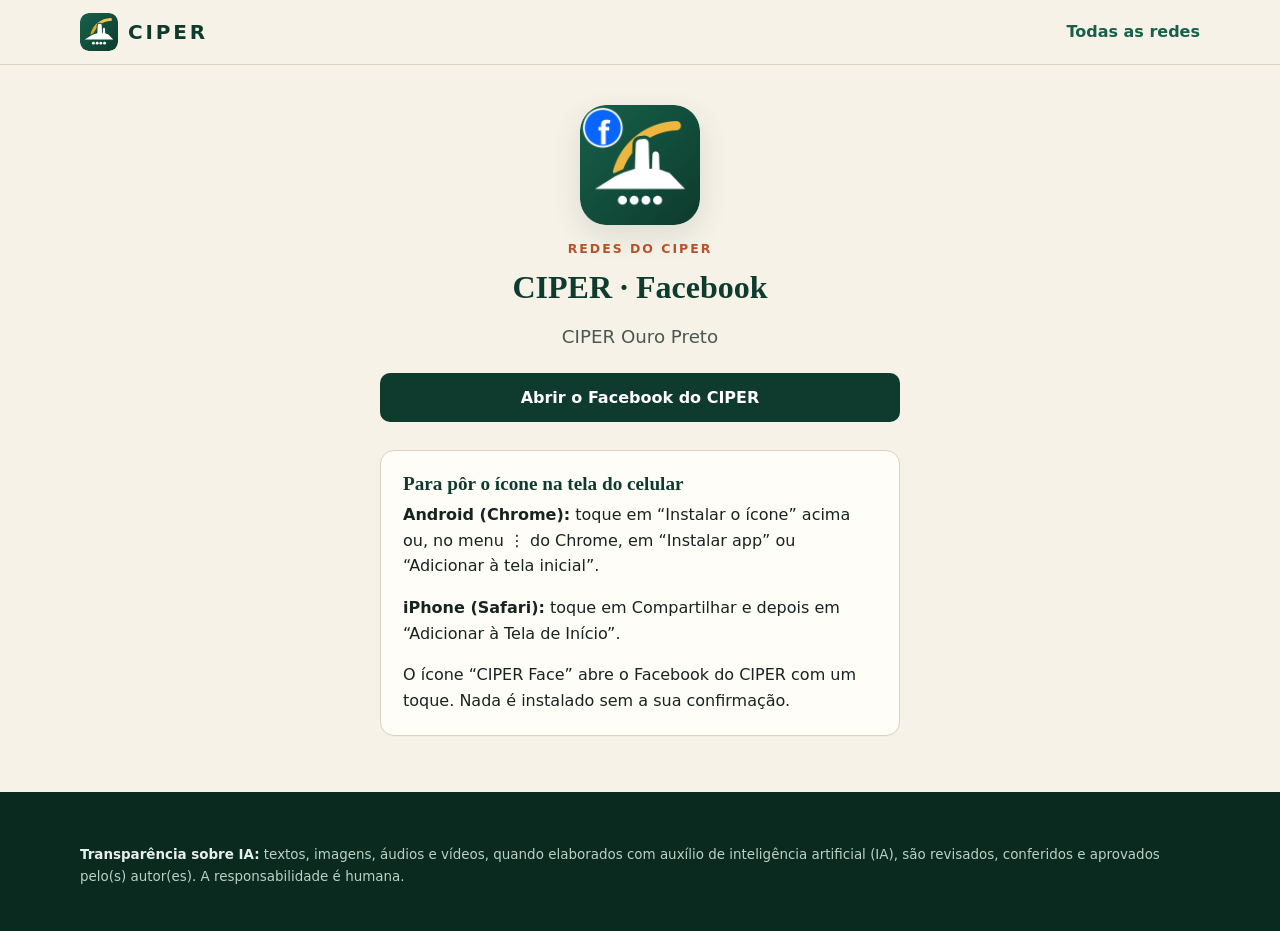
<file: r/facebook/index.html>
<!doctype html>
<html lang="pt-BR">
<head>
<meta charset="utf-8">
<meta name="viewport" content="width=device-width, initial-scale=1">
<title>CIPER · Facebook</title>
<meta name="description" content="Abra o Facebook do CIPER ou ponha o ícone CIPER · Facebook na tela do celular.">
<meta name="theme-color" content="#0E3B2E">
<link rel="icon" type="image/png" href="icone-192.png">
<link rel="apple-touch-icon" href="icone-180.png">
<meta name="apple-mobile-web-app-capable" content="yes">
<meta name="apple-mobile-web-app-title" content="CIPER Face">
<link rel="manifest" href="manifest.webmanifest">
<link rel="stylesheet" href="../../assets/css/site.css">
</head>
<body>
<!-- Gerado por _scripts/gerar_redes.py: edite o script, não esta página. -->
<header class="topo">
  <div class="wrap">
    <a class="marca" href="../../index.html"><img src="../../assets/icone/ciper-icone.svg" alt="">CIPER</a>
    <a class="rp-volta" href="../../redes.html">Todas as redes</a>
  </div>
</header>

<main class="rede-pagina">
  <img class="rp-ico" src="icone-512.png" width="120" height="120" alt="Ícone CIPER · Facebook">
  <p class="olho">Redes do CIPER</p>
  <h1>CIPER · Facebook</h1>
  <p class="lead">CIPER Ouro Preto</p>
  <p class="aviso" id="abrindo" hidden>Abrindo o Facebook do CIPER…</p>
  <a class="btn verde" id="abrir" href="https://www.facebook.com/ciper.ouropreto" rel="noopener">Abrir o Facebook do CIPER</a>
  <button class="btn claro" id="instalar" type="button" hidden>Instalar o ícone na tela do celular</button>
  <div class="cartao guia">
    <h3>Para pôr o ícone na tela do celular</h3>
    <p><b>Android (Chrome):</b> toque em “Instalar o ícone” acima ou, no menu ⋮ do Chrome, em “Instalar app” ou “Adicionar à tela inicial”.</p>
    <p><b>iPhone (Safari):</b> toque em Compartilhar e depois em “Adicionar à Tela de Início”.</p>
    <p>O ícone “CIPER Face” abre o Facebook do CIPER com um toque. Nada é instalado sem a sua confirmação.</p>
  </div>
</main>

<footer>
  <div class="wrap">
    <p class="nota-ia"><strong>Transparência sobre IA:</strong> textos, imagens, áudios e vídeos, quando elaborados com auxílio de inteligência artificial (IA), são revisados, conferidos e aprovados pelo(s) autor(es). A responsabilidade é humana.</p>
  </div>
</footer>

<script>
(function () {
  var perfil = "https://www.facebook.com/ciper.ouropreto", intent = "intent://www.facebook.com/ciper.ouropreto#Intent;scheme=https;package=com.facebook.katana;S.browser_fallback_url=https%3A%2F%2Fwww.facebook.com%2Fciper.ouropreto;end";
  var abrir = document.getElementById('abrir'), instalar = document.getElementById('instalar');
  if (/Android/i.test(navigator.userAgent)) abrir.href = intent;
  var app = (window.matchMedia && matchMedia('(display-mode: standalone)').matches) || navigator.standalone === true;
  if (app || /[?&]abrir=1/.test(location.search)) {
    document.getElementById('abrindo').hidden = false;
    location.replace(perfil);
  }
  var adiado = null;
  window.addEventListener('beforeinstallprompt', function (e) { e.preventDefault(); adiado = e; instalar.hidden = false; });
  instalar.addEventListener('click', function () {
    if (!adiado) return;
    adiado.prompt();
    adiado.userChoice.then(function () { adiado = null; instalar.hidden = true; });
  });
  window.addEventListener('appinstalled', function () { instalar.hidden = true; });
  if ('serviceWorker' in navigator) navigator.serviceWorker.register('sw.js').catch(function () {});
})();
</script>
</body>
</html>
</file>
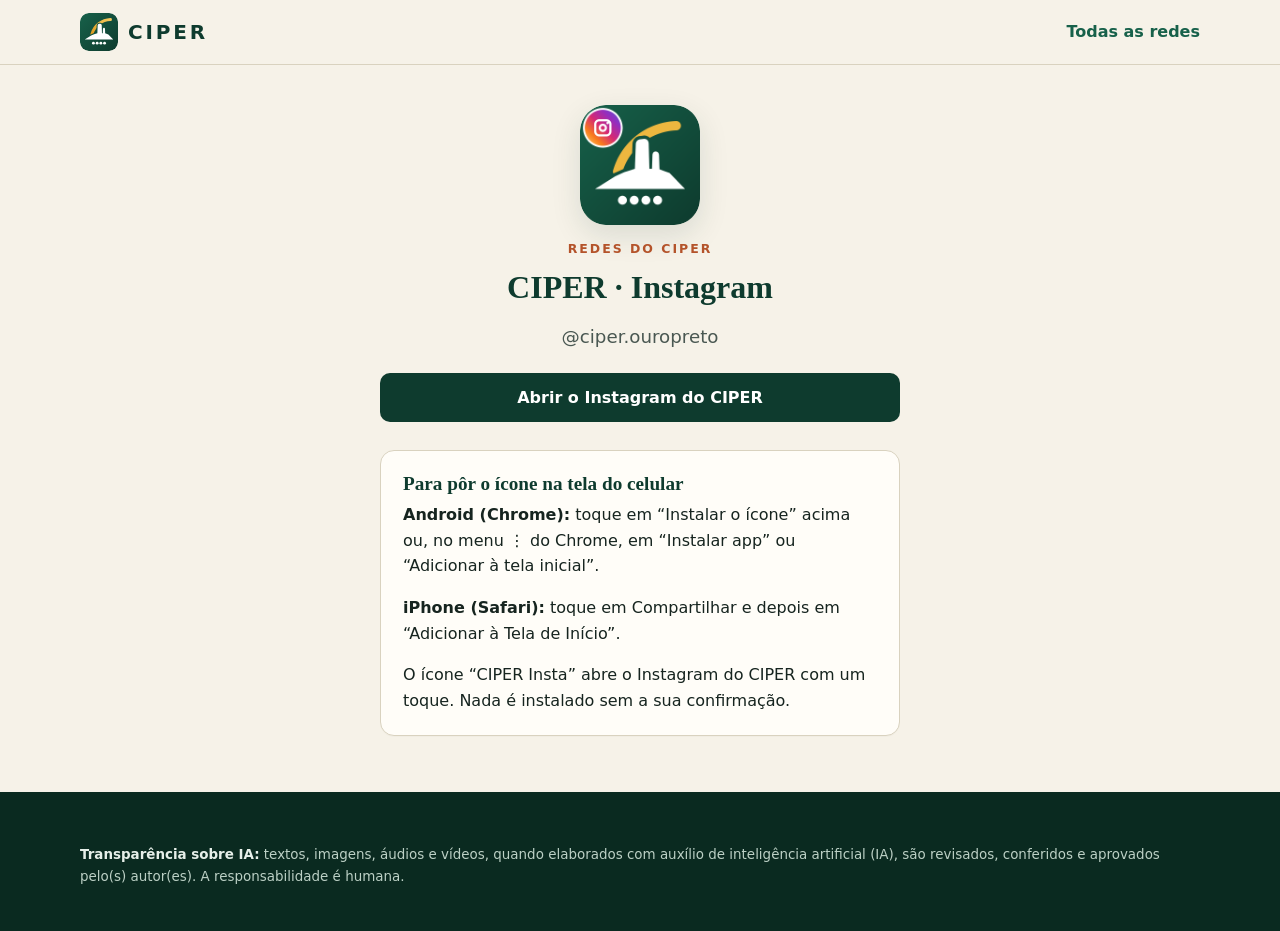
<file: r/instagram/index.html>
<!doctype html>
<html lang="pt-BR">
<head>
<meta charset="utf-8">
<meta name="viewport" content="width=device-width, initial-scale=1">
<title>CIPER · Instagram</title>
<meta name="description" content="Abra o Instagram do CIPER ou ponha o ícone CIPER · Instagram na tela do celular.">
<meta name="theme-color" content="#0E3B2E">
<link rel="icon" type="image/png" href="icone-192.png">
<link rel="apple-touch-icon" href="icone-180.png">
<meta name="apple-mobile-web-app-capable" content="yes">
<meta name="apple-mobile-web-app-title" content="CIPER Insta">
<link rel="manifest" href="manifest.webmanifest">
<link rel="stylesheet" href="../../assets/css/site.css">
</head>
<body>
<!-- Gerado por _scripts/gerar_redes.py: edite o script, não esta página. -->
<header class="topo">
  <div class="wrap">
    <a class="marca" href="../../index.html"><img src="../../assets/icone/ciper-icone.svg" alt="">CIPER</a>
    <a class="rp-volta" href="../../redes.html">Todas as redes</a>
  </div>
</header>

<main class="rede-pagina">
  <img class="rp-ico" src="icone-512.png" width="120" height="120" alt="Ícone CIPER · Instagram">
  <p class="olho">Redes do CIPER</p>
  <h1>CIPER · Instagram</h1>
  <p class="lead">@ciper.ouropreto</p>
  <p class="aviso" id="abrindo" hidden>Abrindo o Instagram do CIPER…</p>
  <a class="btn verde" id="abrir" href="https://www.instagram.com/ciper.ouropreto/" rel="noopener">Abrir o Instagram do CIPER</a>
  <button class="btn claro" id="instalar" type="button" hidden>Instalar o ícone na tela do celular</button>
  <div class="cartao guia">
    <h3>Para pôr o ícone na tela do celular</h3>
    <p><b>Android (Chrome):</b> toque em “Instalar o ícone” acima ou, no menu ⋮ do Chrome, em “Instalar app” ou “Adicionar à tela inicial”.</p>
    <p><b>iPhone (Safari):</b> toque em Compartilhar e depois em “Adicionar à Tela de Início”.</p>
    <p>O ícone “CIPER Insta” abre o Instagram do CIPER com um toque. Nada é instalado sem a sua confirmação.</p>
  </div>
</main>

<footer>
  <div class="wrap">
    <p class="nota-ia"><strong>Transparência sobre IA:</strong> textos, imagens, áudios e vídeos, quando elaborados com auxílio de inteligência artificial (IA), são revisados, conferidos e aprovados pelo(s) autor(es). A responsabilidade é humana.</p>
  </div>
</footer>

<script>
(function () {
  var perfil = "https://www.instagram.com/ciper.ouropreto/", intent = "intent://www.instagram.com/ciper.ouropreto/#Intent;scheme=https;package=com.instagram.android;S.browser_fallback_url=https%3A%2F%2Fwww.instagram.com%2Fciper.ouropreto%2F;end";
  var abrir = document.getElementById('abrir'), instalar = document.getElementById('instalar');
  if (/Android/i.test(navigator.userAgent)) abrir.href = intent;
  var app = (window.matchMedia && matchMedia('(display-mode: standalone)').matches) || navigator.standalone === true;
  if (app || /[?&]abrir=1/.test(location.search)) {
    document.getElementById('abrindo').hidden = false;
    location.replace(perfil);
  }
  var adiado = null;
  window.addEventListener('beforeinstallprompt', function (e) { e.preventDefault(); adiado = e; instalar.hidden = false; });
  instalar.addEventListener('click', function () {
    if (!adiado) return;
    adiado.prompt();
    adiado.userChoice.then(function () { adiado = null; instalar.hidden = true; });
  });
  window.addEventListener('appinstalled', function () { instalar.hidden = true; });
  if ('serviceWorker' in navigator) navigator.serviceWorker.register('sw.js').catch(function () {});
})();
</script>
</body>
</html>
</file>
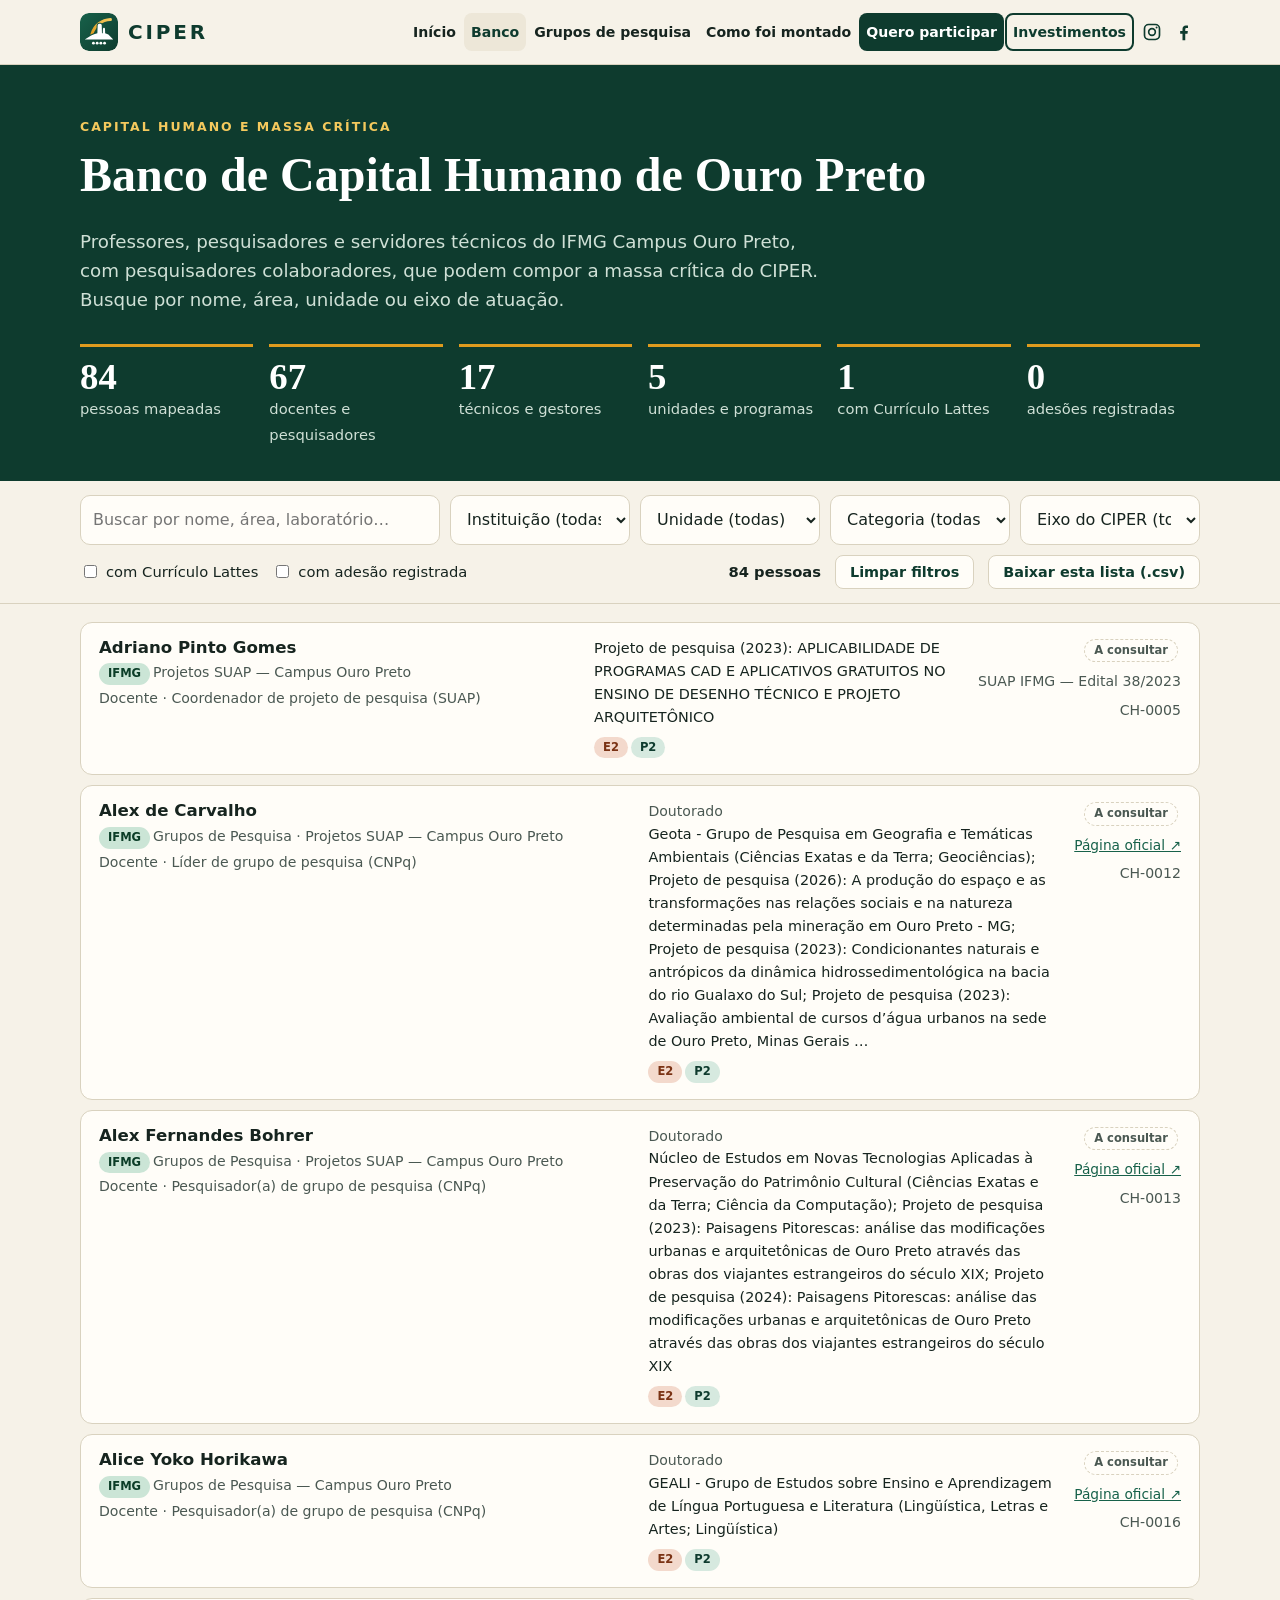
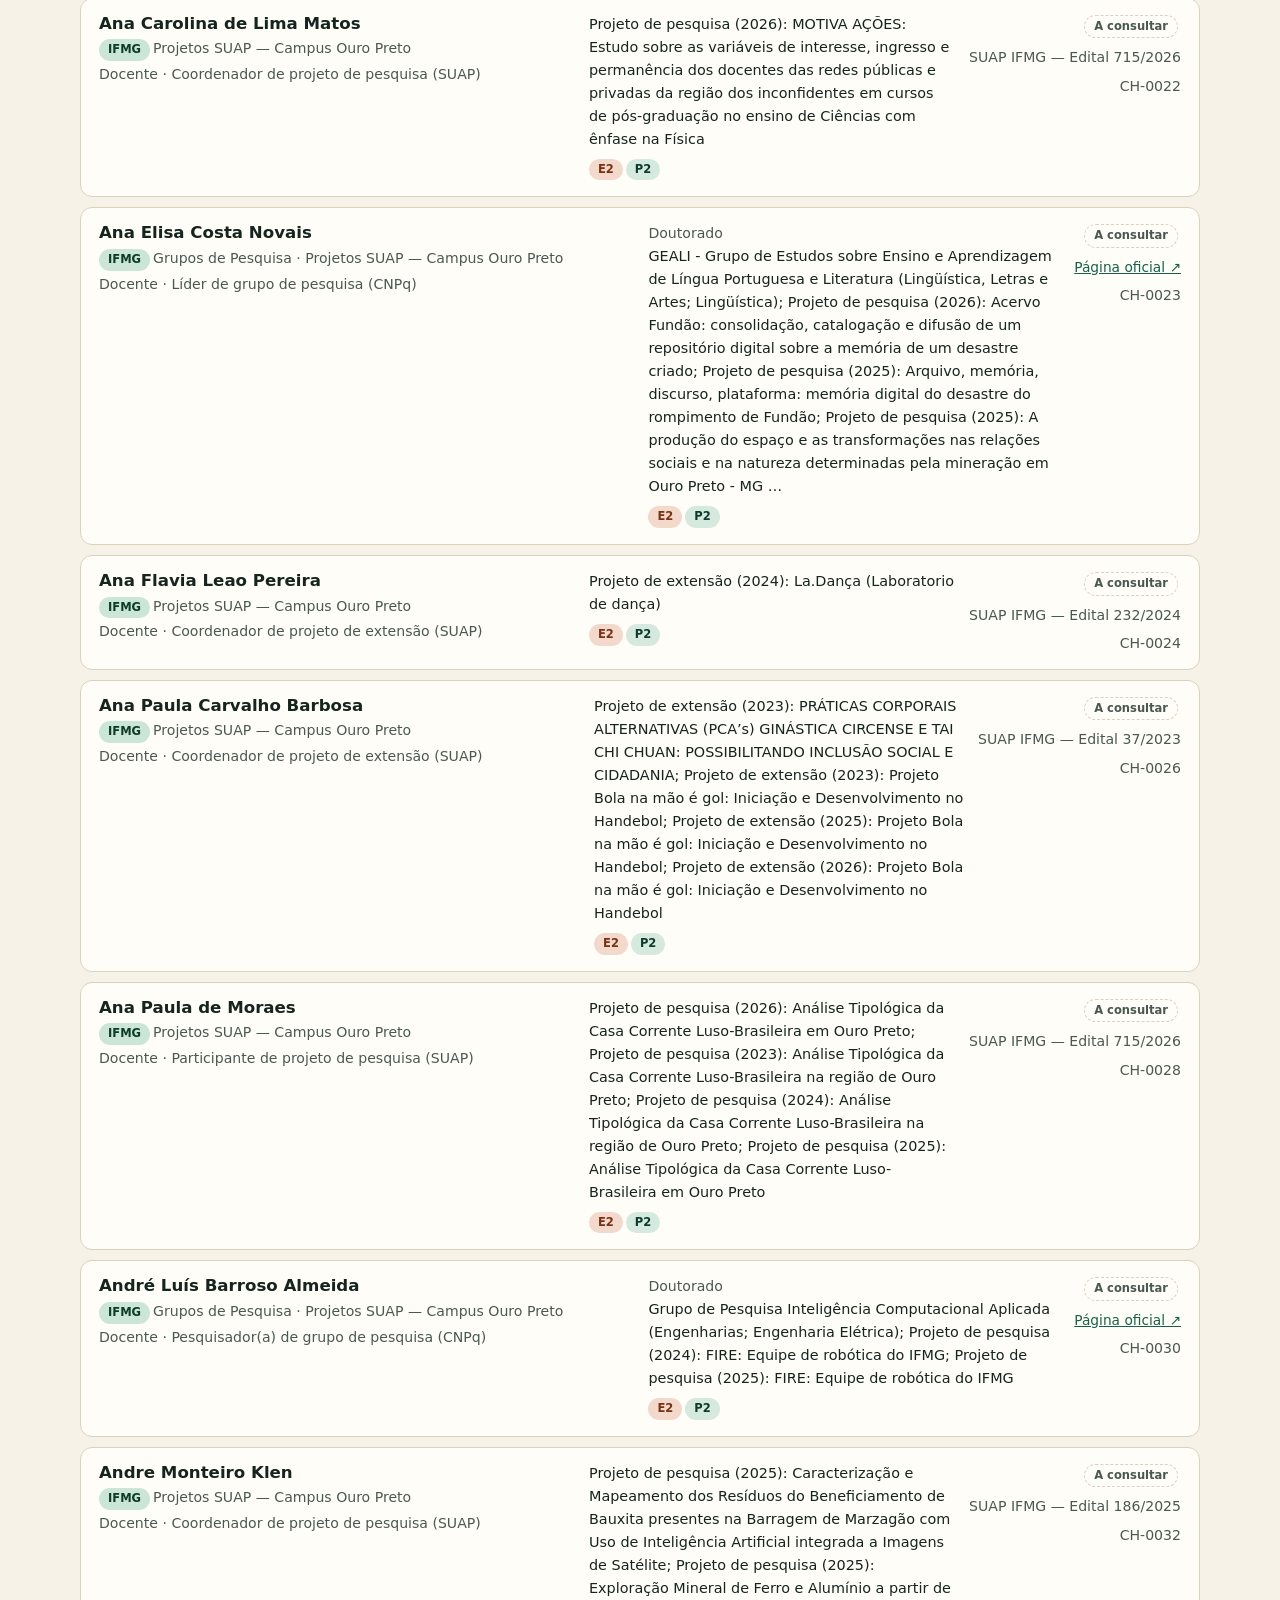
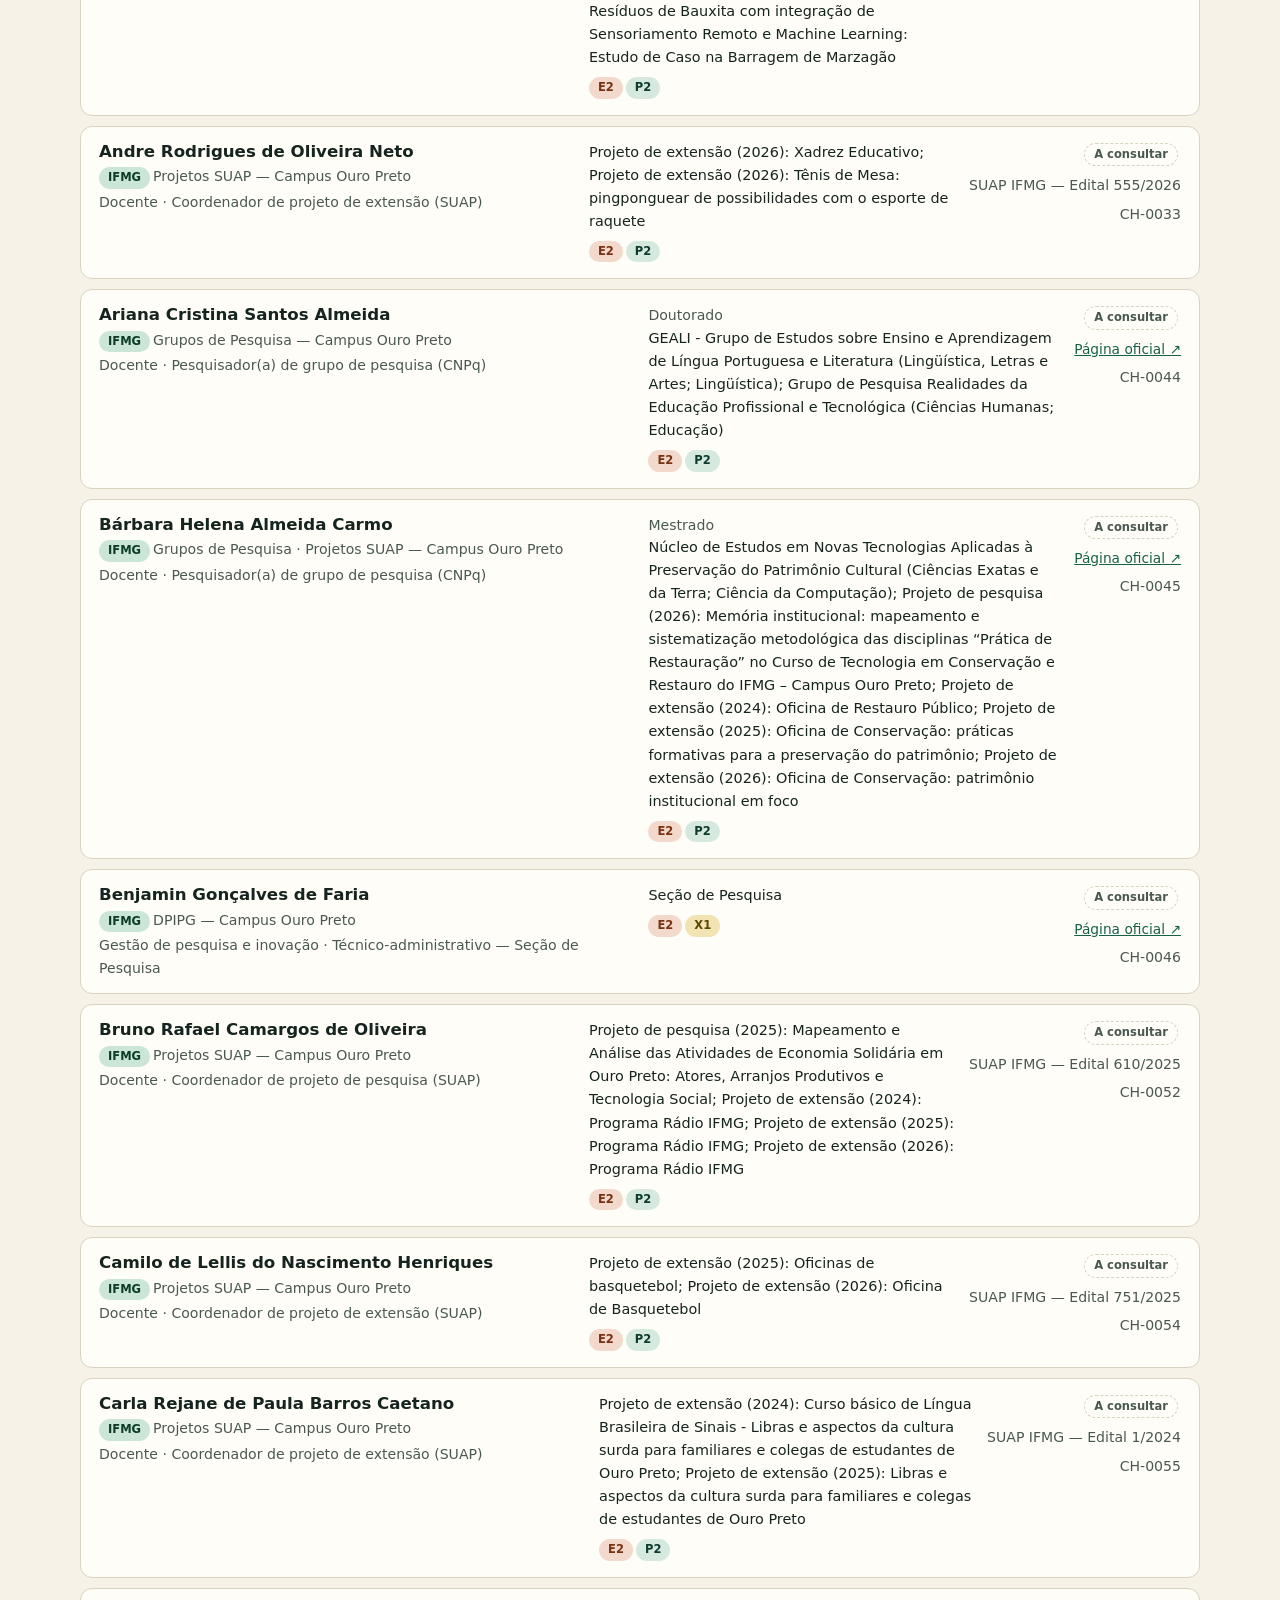
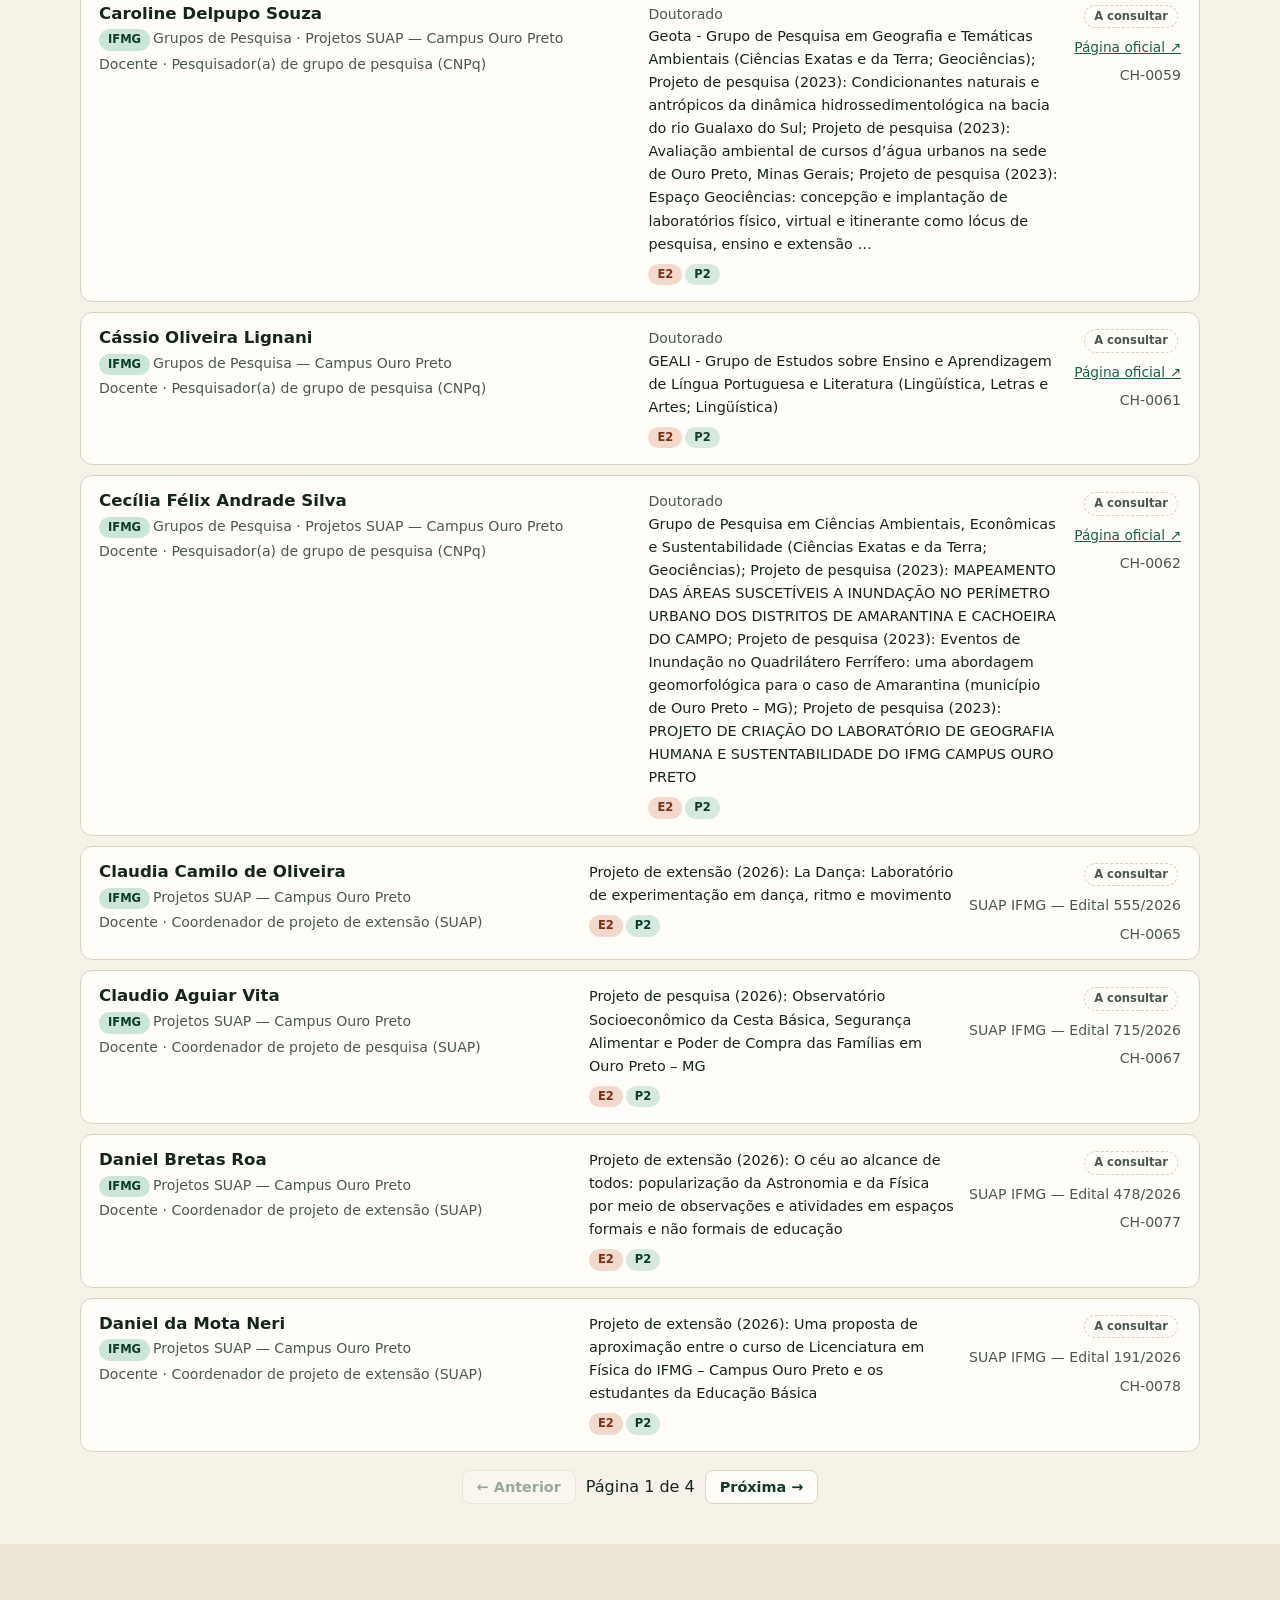
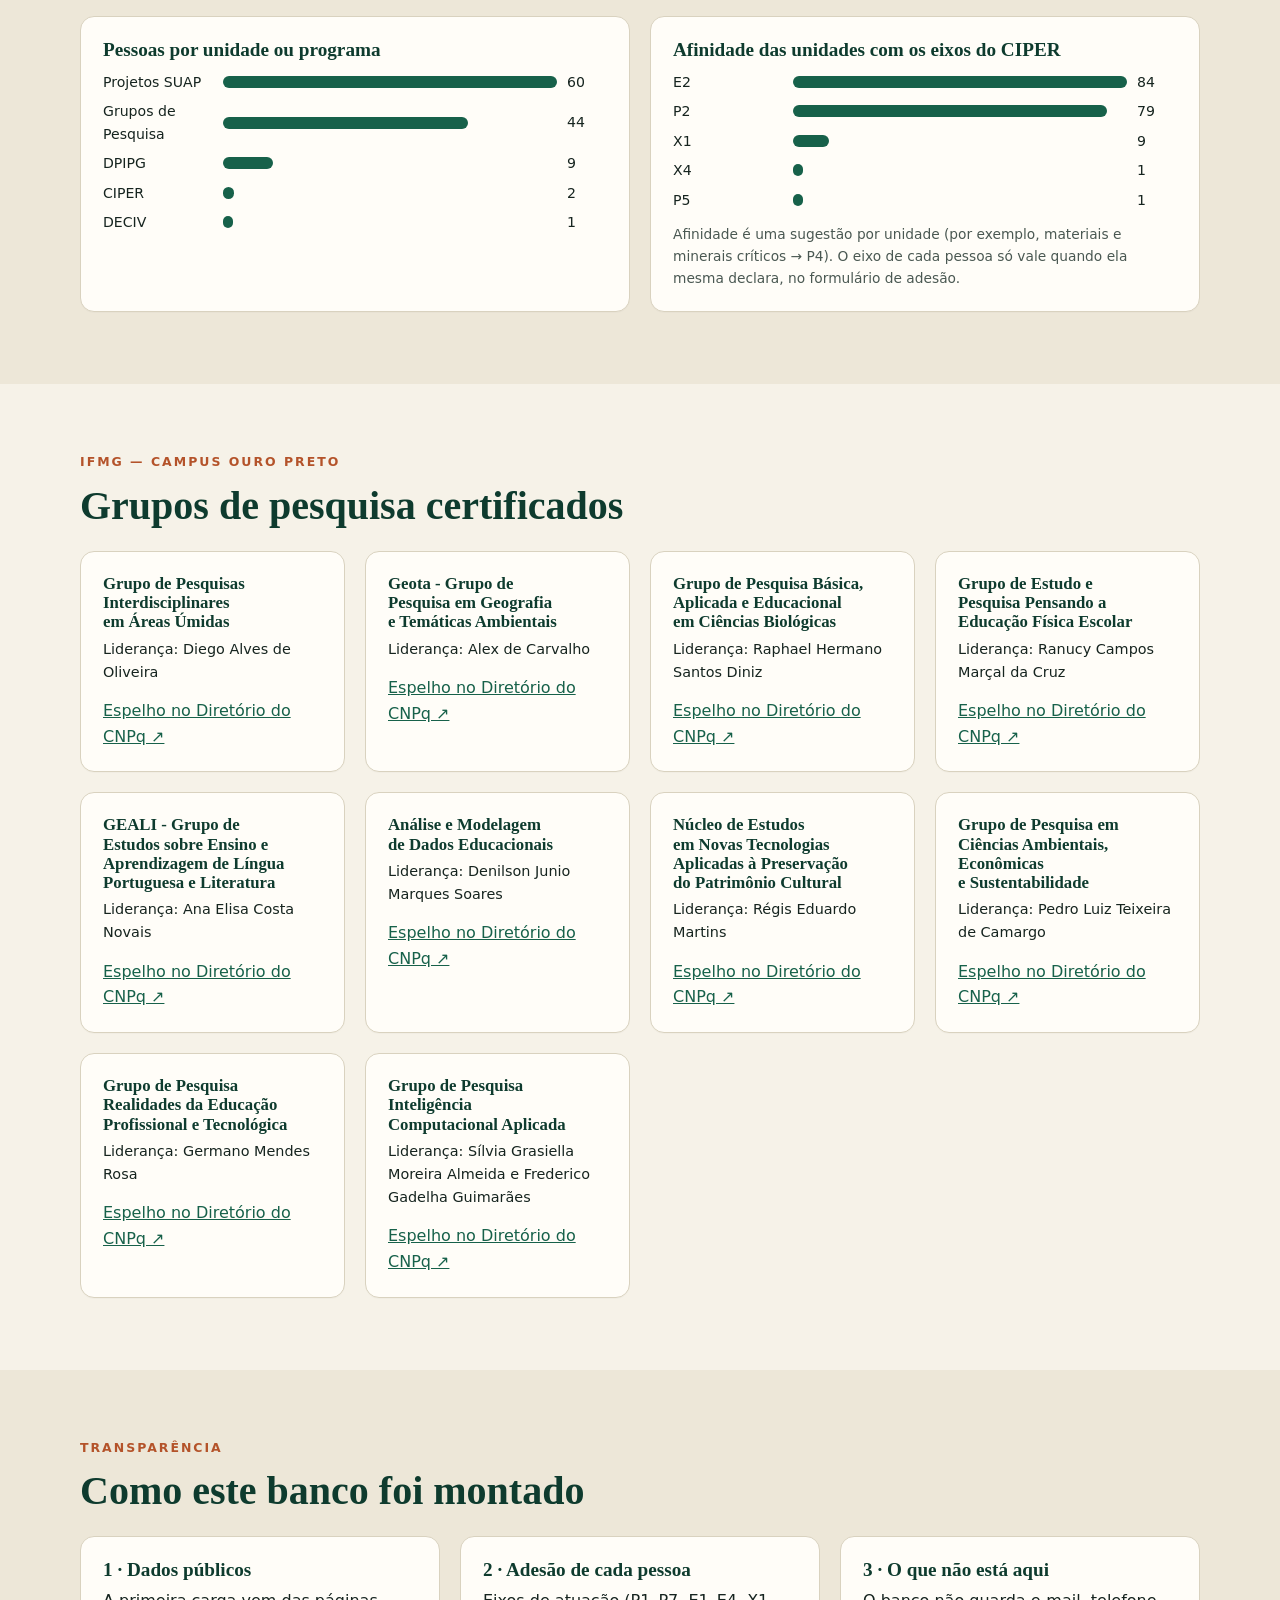
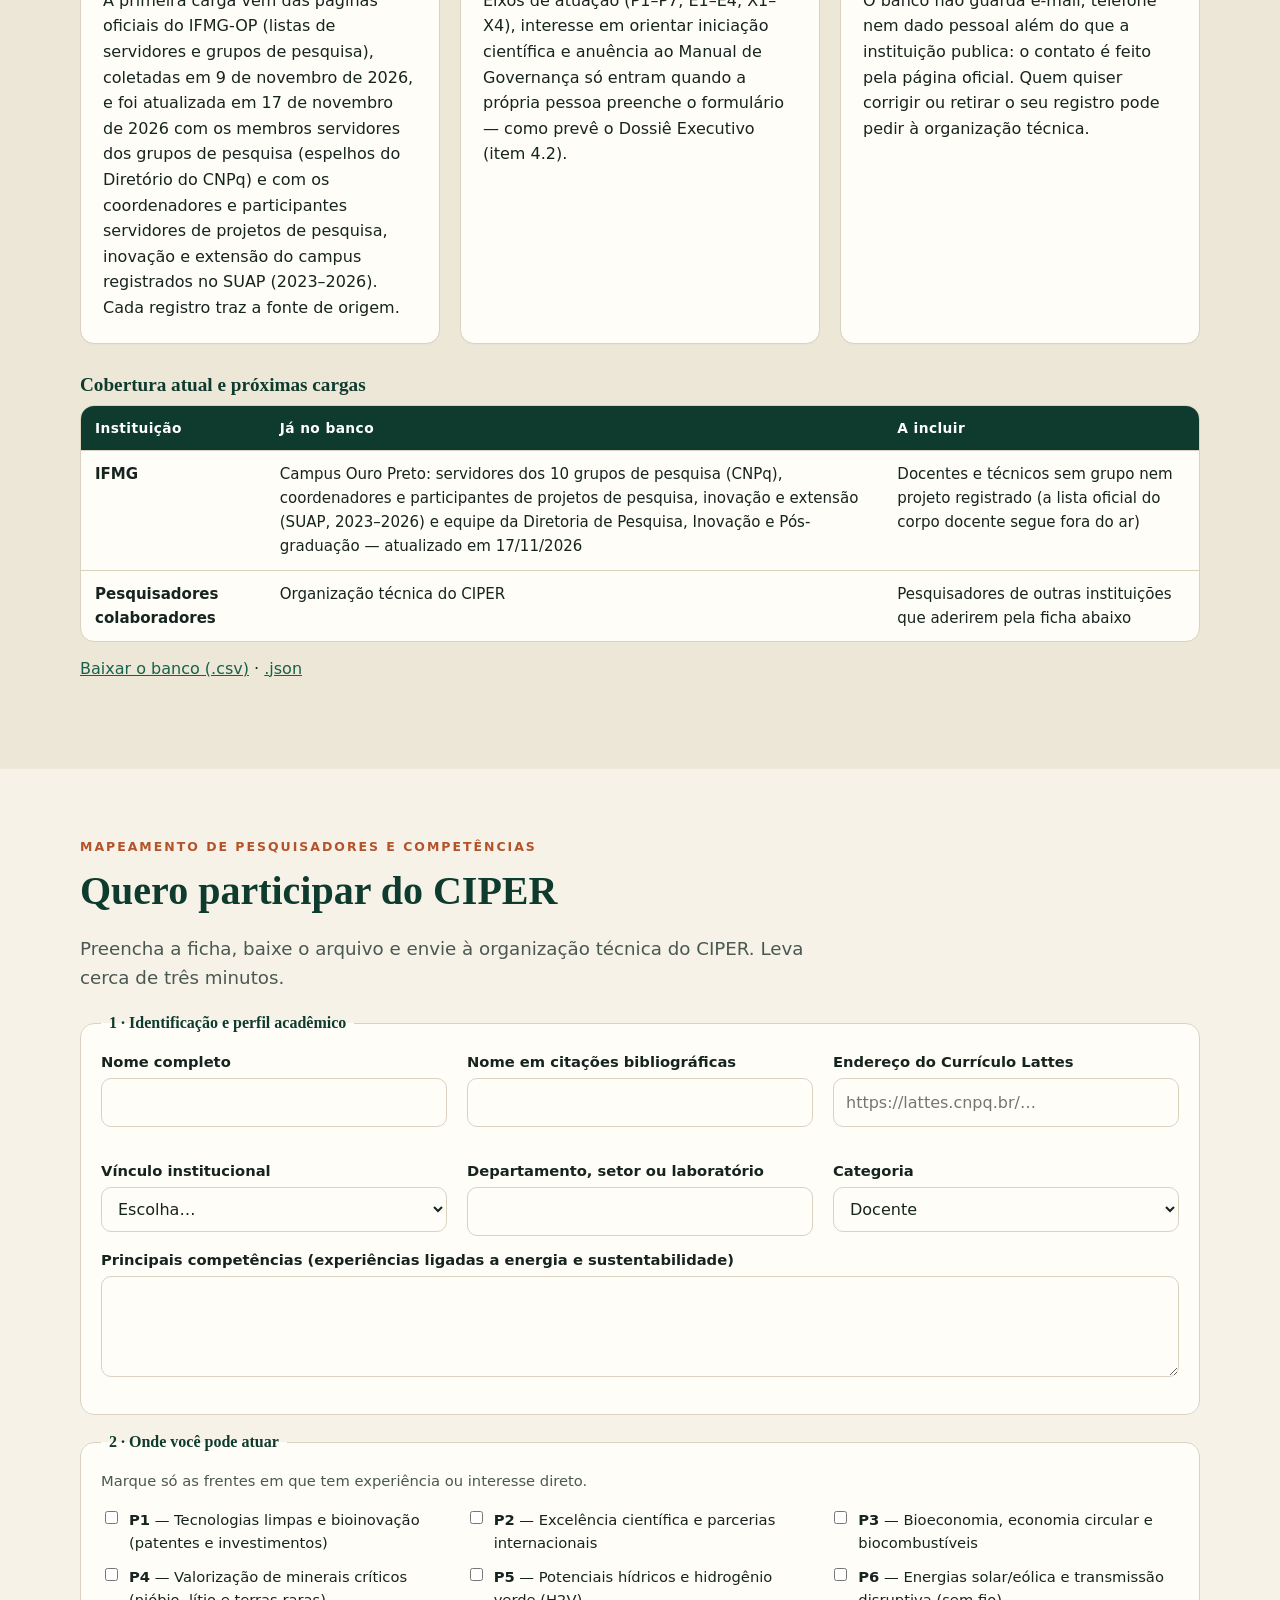
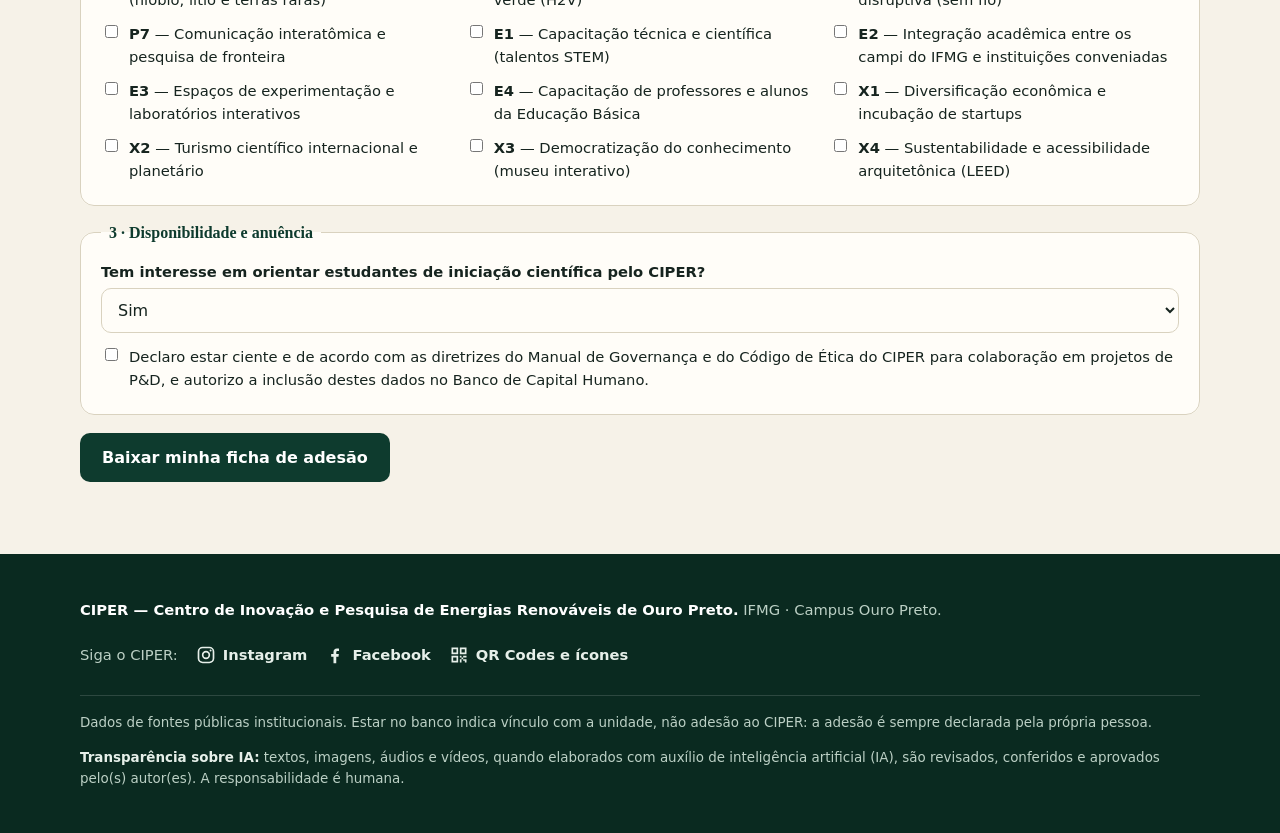
<file: capital-humano.html>
<!doctype html>
<html lang="pt-BR">
<head>
<meta charset="utf-8">
<meta name="viewport" content="width=device-width, initial-scale=1">
<title>Banco de Capital Humano — CIPER</title>
<meta name="description" content="Mapa de professores, pesquisadores e servidores de Ouro Preto com afinidade com os eixos do CIPER.">
<meta name="theme-color" content="#0E3B2E">
<link rel="icon" href="assets/icone/favicon.ico" sizes="any">
<link rel="icon" type="image/svg+xml" href="assets/icone/ciper-icone.svg">
<link rel="apple-touch-icon" href="assets/icone/ciper-icone-180.png">
<link rel="stylesheet" href="assets/css/site.css">
</head>
<body>

<header class="topo">
  <div class="wrap">
    <a class="marca" href="index.html"><img src="assets/icone/ciper-icone.svg" alt="">CIPER</a>
    <button id="abre-menu" aria-controls="menu" aria-expanded="false">Menu</button>
    <nav class="menu" id="menu" aria-label="Seções">
      <a href="index.html">Início</a>
      <a href="#banco" class="ativo">Banco</a>
      <a href="#grupos">Grupos de pesquisa</a>
      <a href="#metodo">Como foi montado</a>
      <a class="cta" href="#adesao">Quero participar</a>
      <a class="cta2" href="investimentos.html">Investimentos</a>
    </nav>
    <!-- REDES-TOPO:INICIO (gerado por _scripts/gerar_redes.py) -->
    <div class="redes-topo"><a href="https://www.instagram.com/ciper.ouropreto/" target="_blank" rel="noopener" title="Instagram" aria-label="Instagram do CIPER (abre em nova aba)"><svg viewBox="0 0 24 24" aria-hidden="true" fill="none" stroke="currentColor" stroke-width="2"><rect x="3" y="3" width="18" height="18" rx="5"/><circle cx="12" cy="12" r="4"/><circle cx="17.5" cy="6.5" r="1.2" fill="currentColor" stroke="none"/></svg></a><a href="https://www.facebook.com/ciper.ouropreto" target="_blank" rel="noopener" title="Facebook" aria-label="Facebook do CIPER (abre em nova aba)"><svg viewBox="0 0 24 24" aria-hidden="true"><path fill="currentColor" d="M13.5 22v-8h2.7l.4-3.2h-3.1V8.8c0-.9.3-1.6 1.6-1.6h1.7V4.4c-.3 0-1.3-.1-2.5-.1-2.5 0-4.1 1.5-4.1 4.2v2.3H7.4V14h2.8v8z"/></svg></a></div>
    <!-- REDES-TOPO:FIM -->
  </div>
</header>

<main>
<div class="cabeca-banco">
  <div class="wrap">
    <p class="olho" style="color:var(--ouro2)">Capital humano e massa crítica</p>
    <h1>Banco de Capital Humano de Ouro Preto</h1>
    <p class="lead" style="color:#CFE0D6">Professores, pesquisadores e servidores técnicos do IFMG Campus Ouro Preto, com pesquisadores colaboradores, que podem compor a massa crítica do CIPER. Busque por nome, área, unidade ou eixo de atuação.</p>
    <div class="numeros" id="contadores"></div>
  </div>
</div>

<div class="filtros" id="banco">
  <div class="wrap">
    <div class="linha1">
      <input type="search" id="q" placeholder="Buscar por nome, área, laboratório…" aria-label="Buscar">
      <select id="f-inst" aria-label="Instituição"><option value="">Instituição (todas)</option></select>
      <select id="f-setor" aria-label="Unidade ou programa"><option value="">Unidade (todas)</option></select>
      <select id="f-cat" aria-label="Categoria"><option value="">Categoria (todas)</option></select>
      <select id="f-eixo" aria-label="Eixo do CIPER"><option value="">Eixo do CIPER (todos)</option></select>
    </div>
    <div class="linha2">
      <label><input type="checkbox" id="f-lattes"> com Currículo Lattes</label>
      <label><input type="checkbox" id="f-adesao"> com adesão registrada</label>
      <span id="total" style="margin-left:auto;font-weight:700"></span>
      <button class="mini" id="limpar">Limpar filtros</button>
      <button class="mini" id="exportar">Baixar esta lista (.csv)</button>
    </div>
  </div>
</div>

<div class="wrap">
  <div id="lista" aria-live="polite"></div>
  <div class="pag"><button id="ant">← Anterior</button><span id="pagina"></span><button id="prox">Próxima →</button></div>
</div>

<section class="alt" id="panorama">
  <div class="wrap grade g2">
    <div class="cartao"><h3>Pessoas por unidade ou programa</h3><div class="barras" id="b-setor"></div></div>
    <div class="cartao"><h3>Afinidade das unidades com os eixos do CIPER</h3><div class="barras" id="b-eixo"></div>
      <p style="font-size:.86rem;color:var(--tinta2);margin-top:12px">Afinidade é uma sugestão por unidade (por exemplo, materiais e minerais críticos → P4). O eixo de cada pessoa só vale quando ela mesma declara, no formulário de adesão.</p></div>
  </div>
</section>

<section id="grupos">
  <div class="wrap">
    <p class="olho">IFMG — Campus Ouro Preto</p>
    <h2>Grupos de pesquisa certificados</h2>
    <div class="grade g3" id="lista-grupos" style="margin-top:22px"></div>
  </div>
</section>

<section class="alt" id="metodo">
  <div class="wrap">
    <p class="olho">Transparência</p>
    <h2>Como este banco foi montado</h2>
    <div class="grade g3" style="margin-top:22px">
      <div class="cartao"><h3>1 · Dados públicos</h3><p>A primeira carga vem das páginas oficiais do IFMG-OP (listas de servidores e grupos de pesquisa), coletadas em 9 de novembro de 2026, e foi atualizada em 17 de novembro de 2026 com os membros servidores dos grupos de pesquisa (espelhos do Diretório do CNPq) e com os coordenadores e participantes servidores de projetos de pesquisa, inovação e extensão do campus registrados no SUAP (2023–2026). Cada registro traz a fonte de origem.</p></div>
      <div class="cartao"><h3>2 · Adesão de cada pessoa</h3><p>Eixos de atuação (P1–P7, E1–E4, X1–X4), interesse em orientar iniciação científica e anuência ao Manual de Governança só entram quando a própria pessoa preenche o formulário — como prevê o Dossiê Executivo (item 4.2).</p></div>
      <div class="cartao"><h3>3 · O que não está aqui</h3><p>O banco não guarda e-mail, telefone nem dado pessoal além do que a instituição publica: o contato é feito pela página oficial. Quem quiser corrigir ou retirar o seu registro pode pedir à organização técnica.</p></div>
    </div>
    <h3 style="margin-top:30px">Cobertura atual e próximas cargas</h3>
    <div class="tab-rol">
      <table>
        <thead><tr><th>Instituição</th><th>Já no banco</th><th>A incluir</th></tr></thead>
        <tbody>
          <tr><td><strong>IFMG</strong></td><td>Campus Ouro Preto: servidores dos 10 grupos de pesquisa (CNPq), coordenadores e participantes de projetos de pesquisa, inovação e extensão (SUAP, 2023–2026) e equipe da Diretoria de Pesquisa, Inovação e Pós-graduação — atualizado em 17/11/2026</td><td>Docentes e técnicos sem grupo nem projeto registrado (a lista oficial do corpo docente segue fora do ar)</td></tr>
          <tr><td><strong>Pesquisadores colaboradores</strong></td><td>Organização técnica do CIPER</td><td>Pesquisadores de outras instituições que aderirem pela ficha abaixo</td></tr>
        </tbody>
      </table>
    </div>
    <p style="margin-top:14px"><a href="dados/capital-humano.csv" download>Baixar o banco (.csv)</a> · <a href="dados/capital-humano.json" download>.json</a></p>
  </div>
</section>

<section id="adesao">
  <div class="wrap">
    <p class="olho">Mapeamento de pesquisadores e competências</p>
    <h2>Quero participar do CIPER</h2>
    <p class="lead">Preencha a ficha, baixe o arquivo e envie à organização técnica do CIPER. Leva cerca de três minutos.</p>
    <form class="form" id="ficha" style="margin-top:22px">
      <fieldset><legend>1 · Identificação e perfil acadêmico</legend>
        <div class="grade g2">
          <div class="campo"><label for="a-nome">Nome completo</label><input type="text" id="a-nome" required list="nomes"><datalist id="nomes"></datalist></div>
          <div class="campo"><label for="a-cit">Nome em citações bibliográficas</label><input type="text" id="a-cit"></div>
          <div class="campo"><label for="a-lattes">Endereço do Currículo Lattes</label><input type="url" id="a-lattes" placeholder="https://lattes.cnpq.br/…"></div>
          <div class="campo"><label for="a-inst">Vínculo institucional</label>
            <select id="a-inst" required><option value="">Escolha…</option><option>IFMG</option><option value="Colaborador">Pesquisador(a) colaborador(a) de outra instituição</option></select></div>
          <div class="campo"><label for="a-setor">Departamento, setor ou laboratório</label><input type="text" id="a-setor"></div>
          <div class="campo"><label for="a-cat">Categoria</label>
            <select id="a-cat"><option>Docente</option><option>Pesquisador</option><option>Técnico-administrativo</option><option>Gestão</option></select></div>
        </div>
        <div class="campo"><label for="a-areas">Principais competências (experiências ligadas a energia e sustentabilidade)</label><textarea id="a-areas" rows="3"></textarea></div>
      </fieldset>
      <fieldset><legend>2 · Onde você pode atuar</legend>
        <p style="font-size:.92rem;color:var(--tinta2)">Marque só as frentes em que tem experiência ou interesse direto.</p>
        <div class="checks" id="a-eixos"></div>
      </fieldset>
      <fieldset><legend>3 · Disponibilidade e anuência</legend>
        <div class="campo"><label for="a-ic">Tem interesse em orientar estudantes de iniciação científica pelo CIPER?</label>
          <select id="a-ic"><option>Sim</option><option>Não</option></select></div>
        <label style="font-weight:400;display:flex;gap:8px;align-items:flex-start"><input type="checkbox" id="a-ciente" required> Declaro estar ciente e de acordo com as diretrizes do Manual de Governança e do Código de Ética do CIPER para colaboração em projetos de P&amp;D, e autorizo a inclusão destes dados no Banco de Capital Humano.</label>
      </fieldset>
      <div class="botoes" style="margin-top:0"><button class="btn verde" type="submit">Baixar minha ficha de adesão</button></div>
      <p id="a-ok" class="aviso" style="display:none;margin-top:16px">Ficha baixada. Envie o arquivo à organização técnica do CIPER — ele será incluído na próxima atualização do banco.</p>
    </form>
  </div>
</section>
</main>

<footer>
  <div class="wrap">
    <p><strong style="color:#fff">CIPER — Centro de Inovação e Pesquisa de Energias Renováveis de Ouro Preto.</strong> IFMG · Campus Ouro Preto.</p>
    <!-- REDES:INICIO (gerado por _scripts/gerar_redes.py) -->
    <p class="redes-rodape"><span>Siga o CIPER:</span> <a href="https://www.instagram.com/ciper.ouropreto/" target="_blank" rel="noopener"><svg viewBox="0 0 24 24" aria-hidden="true" fill="none" stroke="currentColor" stroke-width="2"><rect x="3" y="3" width="18" height="18" rx="5"/><circle cx="12" cy="12" r="4"/><circle cx="17.5" cy="6.5" r="1.2" fill="currentColor" stroke="none"/></svg>Instagram</a> <a href="https://www.facebook.com/ciper.ouropreto" target="_blank" rel="noopener"><svg viewBox="0 0 24 24" aria-hidden="true"><path fill="currentColor" d="M13.5 22v-8h2.7l.4-3.2h-3.1V8.8c0-.9.3-1.6 1.6-1.6h1.7V4.4c-.3 0-1.3-.1-2.5-.1-2.5 0-4.1 1.5-4.1 4.2v2.3H7.4V14h2.8v8z"/></svg>Facebook</a> <a href="redes.html"><svg viewBox="0 0 24 24" aria-hidden="true" fill="currentColor"><path d="M3 3h8v8H3zm2 2v4h4V5zm8-2h8v8h-8zm2 2v4h4V5zM3 13h8v8H3zm2 2v4h4v-4zm8-2h2v2h-2zm2 2h2v2h-2zm2-2h4v2h-4zm-4 4h2v4h-2zm4 0h4v4h-2v-2h-2z"/></svg>QR Codes e ícones</a></p>
    <!-- REDES:FIM -->
    <p class="fim">Dados de fontes públicas institucionais. Estar no banco indica vínculo com a unidade, não adesão ao CIPER: a adesão é sempre declarada pela própria pessoa.</p>
    <p class="nota-ia"><strong>Transparência sobre IA:</strong> textos, imagens, áudios e vídeos, quando elaborados com auxílio de inteligência artificial (IA), são revisados, conferidos e aprovados pelo(s) autor(es). A responsabilidade é humana.</p>
  </div>
</footer>

<script src="dados/capital-humano.js"></script>
<script src="assets/js/banco.js"></script>
</body>
</html>
</file>
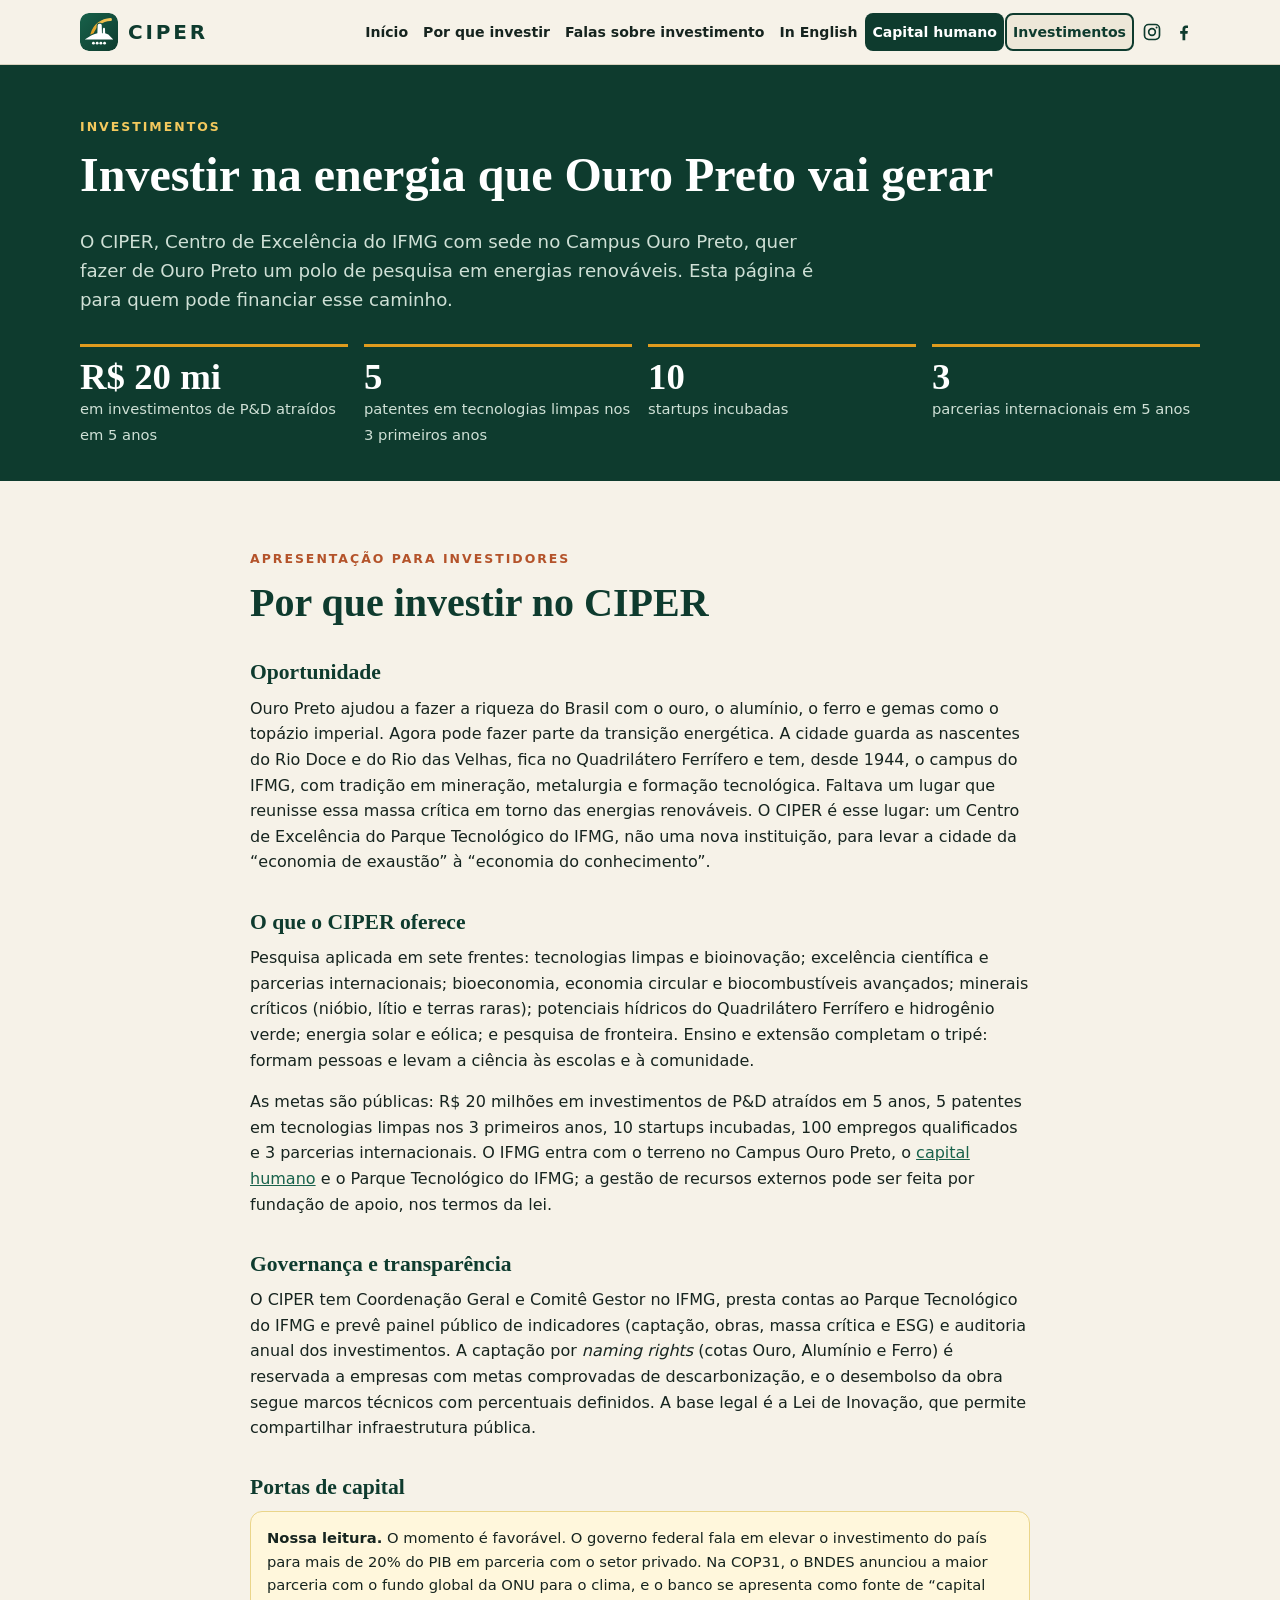
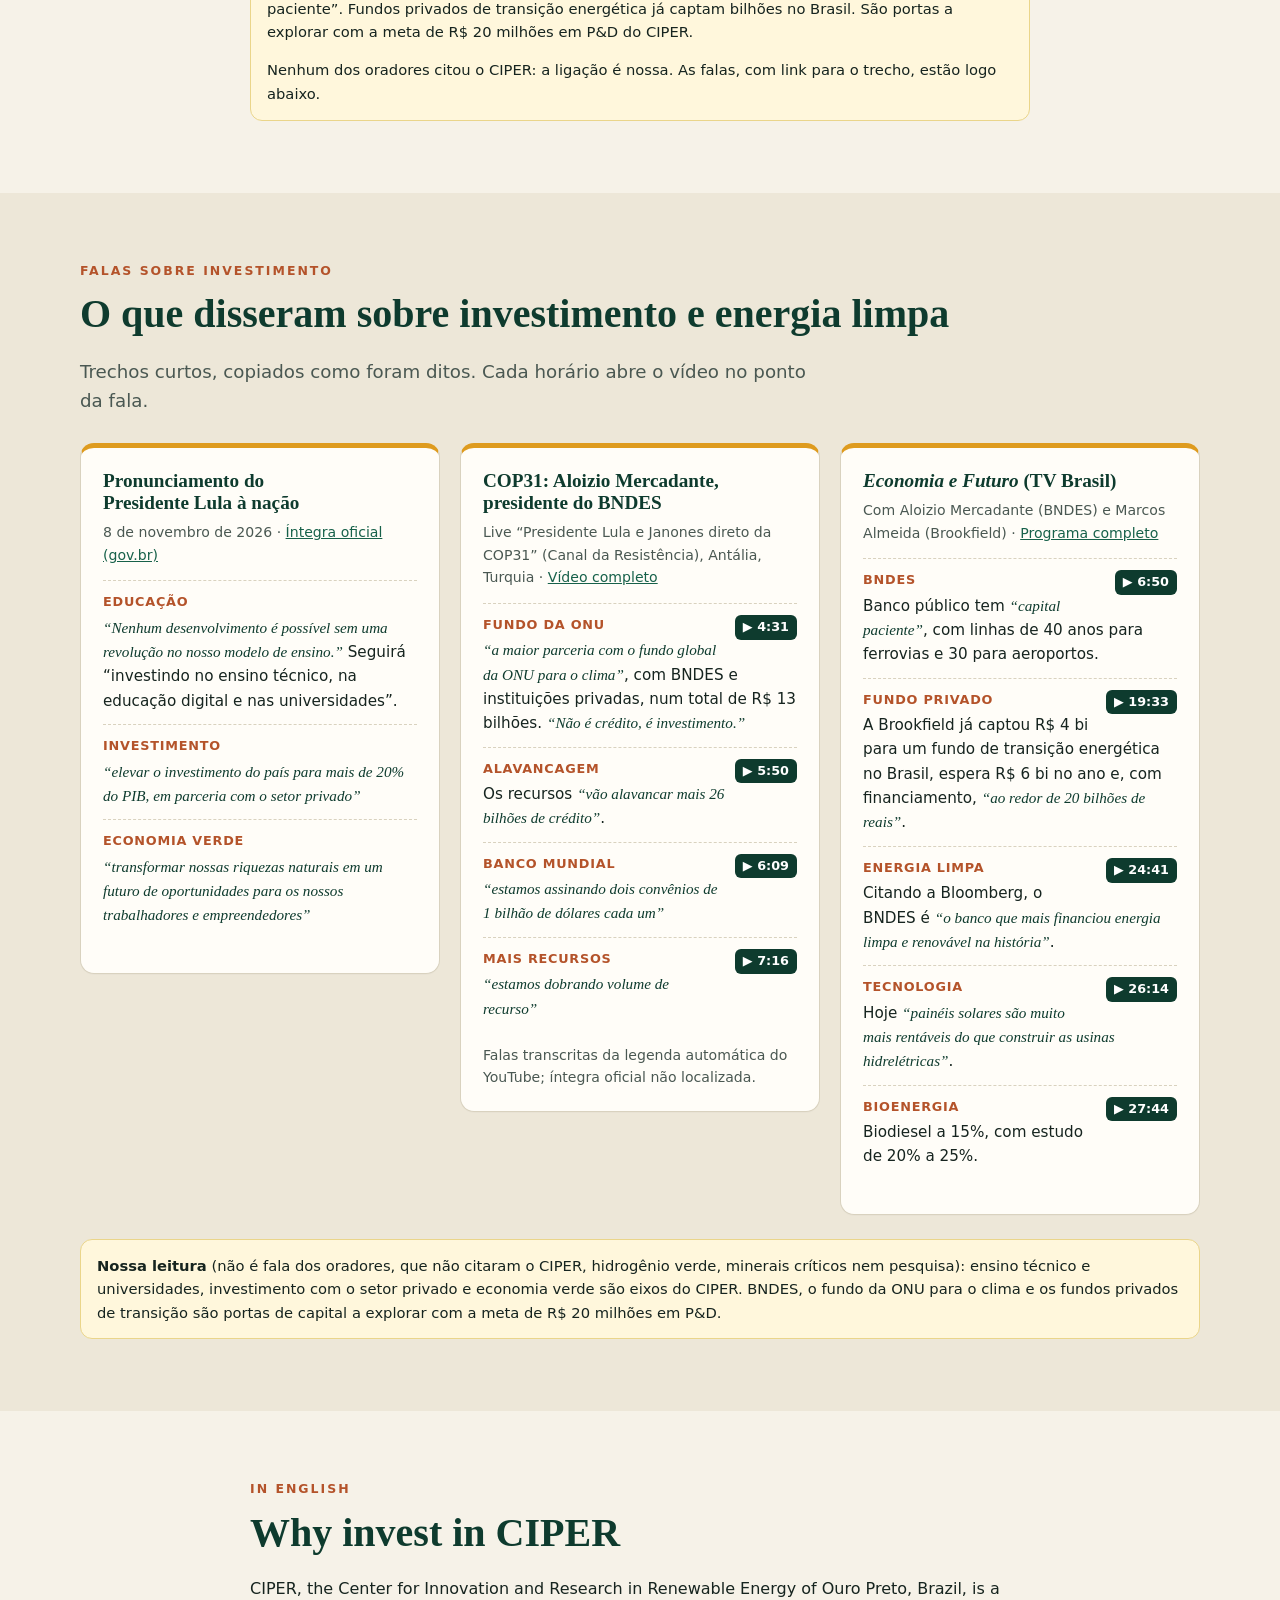
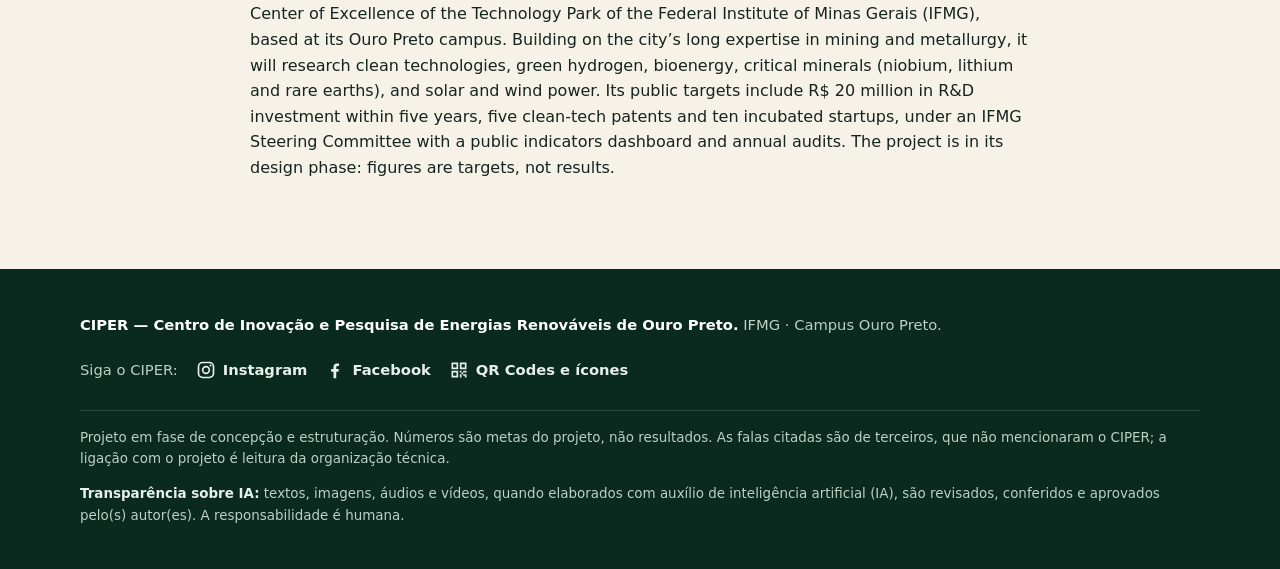
<file: investimentos.html>
<!doctype html>
<html lang="pt-BR">
<head>
<meta charset="utf-8">
<meta name="viewport" content="width=device-width, initial-scale=1">
<title>Investimentos — CIPER</title>
<meta name="description" content="Por que investir no CIPER, centro de energias renováveis de Ouro Preto: oportunidade, metas, governança e falas recentes sobre investimento em energia limpa.">
<meta name="theme-color" content="#0E3B2E">
<link rel="icon" href="assets/icone/favicon.ico" sizes="any">
<link rel="icon" type="image/svg+xml" href="assets/icone/ciper-icone.svg">
<link rel="apple-touch-icon" href="assets/icone/ciper-icone-180.png">
<link rel="stylesheet" href="assets/css/site.css">
</head>
<body>

<header class="topo">
  <div class="wrap">
    <a class="marca" href="index.html"><img src="assets/icone/ciper-icone.svg" alt="">CIPER</a>
    <button id="abre-menu" aria-controls="menu" aria-expanded="false">Menu</button>
    <nav class="menu" id="menu" aria-label="Seções">
      <a href="index.html">Início</a>
      <a href="#apresentacao">Por que investir</a>
      <a href="#falas">Falas sobre investimento</a>
      <a href="#english" lang="en">In English</a>
      <a class="cta" href="capital-humano.html">Capital humano</a>
      <a class="cta2 ativo" href="investimentos.html" aria-current="page">Investimentos</a>
    </nav>
    <!-- REDES-TOPO:INICIO (gerado por _scripts/gerar_redes.py) -->
    <div class="redes-topo"><a href="https://www.instagram.com/ciper.ouropreto/" target="_blank" rel="noopener" title="Instagram" aria-label="Instagram do CIPER (abre em nova aba)"><svg viewBox="0 0 24 24" aria-hidden="true" fill="none" stroke="currentColor" stroke-width="2"><rect x="3" y="3" width="18" height="18" rx="5"/><circle cx="12" cy="12" r="4"/><circle cx="17.5" cy="6.5" r="1.2" fill="currentColor" stroke="none"/></svg></a><a href="https://www.facebook.com/ciper.ouropreto" target="_blank" rel="noopener" title="Facebook" aria-label="Facebook do CIPER (abre em nova aba)"><svg viewBox="0 0 24 24" aria-hidden="true"><path fill="currentColor" d="M13.5 22v-8h2.7l.4-3.2h-3.1V8.8c0-.9.3-1.6 1.6-1.6h1.7V4.4c-.3 0-1.3-.1-2.5-.1-2.5 0-4.1 1.5-4.1 4.2v2.3H7.4V14h2.8v8z"/></svg></a></div>
    <!-- REDES-TOPO:FIM -->
  </div>
</header>

<main>
<div class="cabeca-banco">
  <div class="wrap">
    <p class="olho" style="color:var(--ouro2)">Investimentos</p>
    <h1>Investir na energia que Ouro Preto vai gerar</h1>
    <p class="lead" style="color:#CFE0D6">O CIPER, Centro de Excelência do IFMG com sede no Campus Ouro Preto, quer fazer de Ouro Preto um polo de pesquisa em energias renováveis. Esta página é para quem pode financiar esse caminho.</p>
    <div class="numeros">
      <div class="num"><b>R$ 20 mi</b><span>em investimentos de P&amp;D atraídos em 5 anos</span></div>
      <div class="num"><b>5</b><span>patentes em tecnologias limpas nos 3 primeiros anos</span></div>
      <div class="num"><b>10</b><span>startups incubadas</span></div>
      <div class="num"><b>3</b><span>parcerias internacionais em 5 anos</span></div>
    </div>
  </div>
</div>

<section id="apresentacao">
  <div class="wrap texto-inv">
    <p class="olho">Apresentação para investidores</p>
    <h2>Por que investir no CIPER</h2>

    <h3>Oportunidade</h3>
    <p>Ouro Preto ajudou a fazer a riqueza do Brasil com o ouro, o alumínio, o ferro e gemas como o topázio imperial. Agora pode fazer parte da transição energética. A cidade guarda as nascentes do Rio Doce e do Rio das Velhas, fica no Quadrilátero Ferrífero e tem, desde 1944, o campus do IFMG, com tradição em mineração, metalurgia e formação tecnológica. Faltava um lugar que reunisse essa massa crítica em torno das energias renováveis. O CIPER é esse lugar: um Centro de Excelência do Parque Tecnológico do IFMG, não uma nova instituição, para levar a cidade da “economia de exaustão” à “economia do conhecimento”.</p>

    <h3>O que o CIPER oferece</h3>
    <p>Pesquisa aplicada em sete frentes: tecnologias limpas e bioinovação; excelência científica e parcerias internacionais; bioeconomia, economia circular e biocombustíveis avançados; minerais críticos (nióbio, lítio e terras raras); potenciais hídricos do Quadrilátero Ferrífero e hidrogênio verde; energia solar e eólica; e pesquisa de fronteira. Ensino e extensão completam o tripé: formam pessoas e levam a ciência às escolas e à comunidade.</p>
    <p>As metas são públicas: R$ 20 milhões em investimentos de P&amp;D atraídos em 5 anos, 5 patentes em tecnologias limpas nos 3 primeiros anos, 10 startups incubadas, 100 empregos qualificados e 3 parcerias internacionais. O IFMG entra com o terreno no Campus Ouro Preto, o <a href="capital-humano.html">capital humano</a> e o Parque Tecnológico do IFMG; a gestão de recursos externos pode ser feita por fundação de apoio, nos termos da lei.</p>

    <h3>Governança e transparência</h3>
    <p>O CIPER tem Coordenação Geral e Comitê Gestor no IFMG, presta contas ao Parque Tecnológico do IFMG e prevê painel público de indicadores (captação, obras, massa crítica e ESG) e auditoria anual dos investimentos. A captação por <em>naming rights</em> (cotas Ouro, Alumínio e Ferro) é reservada a empresas com metas comprovadas de descarbonização, e o desembolso da obra segue marcos técnicos com percentuais definidos. A base legal é a Lei de Inovação, que permite compartilhar infraestrutura pública.</p>

    <h3>Portas de capital</h3>
    <div class="aviso">
      <p><strong>Nossa leitura.</strong> O momento é favorável. O governo federal fala em elevar o investimento do país para mais de 20% do PIB em parceria com o setor privado. Na COP31, o BNDES anunciou a maior parceria com o fundo global da ONU para o clima, e o banco se apresenta como fonte de “capital paciente”. Fundos privados de transição energética já captam bilhões no Brasil. São portas a explorar com a meta de R$ 20 milhões em P&amp;D do CIPER.</p>
      <p style="margin-bottom:0">Nenhum dos oradores citou o CIPER: a ligação é nossa. As falas, com link para o trecho, estão logo abaixo.</p>
    </div>
  </div>
</section>

<section id="falas" class="alt">
  <div class="wrap">
    <p class="olho">Falas sobre investimento</p>
    <h2>O que disseram sobre investimento e energia limpa</h2>
    <p class="lead">Trechos curtos, copiados como foram ditos. Cada horário abre o vídeo no ponto da fala.</p>

    <div class="falas">
      <article class="cartao dest">
        <h3>Pronunciamento do Presidente Lula à nação</h3>
        <p class="fonte">8 de novembro de 2026 · <a href="https://www.gov.br/planalto/pt-br/acompanhe-o-planalto/discursos-e-pronunciamentos/2026/11/pronunciamento-do-presidente-lula-a-nacao" target="_blank" rel="noopener">Íntegra oficial (gov.br)</a></p>
        <ul class="fala-lista">
          <li><b>Educação</b><q>Nenhum desenvolvimento é possível sem uma revolução no nosso modelo de ensino.</q> Seguirá “investindo no ensino técnico, na educação digital e nas universidades”.</li>
          <li><b>Investimento</b><q>elevar o investimento do país para mais de 20% do PIB, em parceria com o setor privado</q></li>
          <li><b>Economia verde</b><q>transformar nossas riquezas naturais em um futuro de oportunidades para os nossos trabalhadores e empreendedores</q></li>
        </ul>
      </article>

      <article class="cartao dest">
        <h3>COP31: Aloizio Mercadante, presidente do BNDES</h3>
        <p class="fonte">Live “Presidente Lula e Janones direto da COP31” (Canal da Resistência), Antália, Turquia · <a href="https://youtu.be/MRWGxnY9qUY" target="_blank" rel="noopener">Vídeo completo</a></p>
        <ul class="fala-lista">
          <li><a class="t" href="https://www.youtube.com/watch?v=MRWGxnY9qUY&amp;t=271s" target="_blank" rel="noopener" aria-label="Abrir o vídeo em 4:31">▶ 4:31</a><b>Fundo da ONU</b><q>a maior parceria com o fundo global da ONU para o clima</q>, com BNDES e instituições privadas, num total de R$ 13 bilhões. <q>Não é crédito, é investimento.</q></li>
          <li><a class="t" href="https://www.youtube.com/watch?v=MRWGxnY9qUY&amp;t=350s" target="_blank" rel="noopener" aria-label="Abrir o vídeo em 5:50">▶ 5:50</a><b>Alavancagem</b>Os recursos <q>vão alavancar mais 26 bilhões de crédito</q>.</li>
          <li><a class="t" href="https://www.youtube.com/watch?v=MRWGxnY9qUY&amp;t=369s" target="_blank" rel="noopener" aria-label="Abrir o vídeo em 6:09">▶ 6:09</a><b>Banco Mundial</b><q>estamos assinando dois convênios de 1 bilhão de dólares cada um</q></li>
          <li><a class="t" href="https://www.youtube.com/watch?v=MRWGxnY9qUY&amp;t=436s" target="_blank" rel="noopener" aria-label="Abrir o vídeo em 7:16">▶ 7:16</a><b>Mais recursos</b><q>estamos dobrando volume de recurso</q></li>
        </ul>
        <p class="fonte">Falas transcritas da legenda automática do YouTube; íntegra oficial não localizada.</p>
      </article>

      <article class="cartao dest">
        <h3><em>Economia e Futuro</em> (TV Brasil)</h3>
        <p class="fonte">Com Aloizio Mercadante (BNDES) e Marcos Almeida (Brookfield) · <a href="https://youtu.be/YnknULMH_1Q" target="_blank" rel="noopener">Programa completo</a></p>
        <ul class="fala-lista">
          <li><a class="t" href="https://www.youtube.com/watch?v=YnknULMH_1Q&amp;t=410s" target="_blank" rel="noopener" aria-label="Abrir o vídeo em 6:50">▶ 6:50</a><b>BNDES</b>Banco público tem <q>capital paciente</q>, com linhas de 40 anos para ferrovias e 30 para aeroportos.</li>
          <li><a class="t" href="https://www.youtube.com/watch?v=YnknULMH_1Q&amp;t=1173s" target="_blank" rel="noopener" aria-label="Abrir o vídeo em 19:33">▶ 19:33</a><b>Fundo privado</b>A Brookfield já captou R$ 4 bi para um fundo de transição energética no Brasil, espera R$ 6 bi no ano e, com financiamento, <q>ao redor de 20 bilhões de reais</q>.</li>
          <li><a class="t" href="https://www.youtube.com/watch?v=YnknULMH_1Q&amp;t=1481s" target="_blank" rel="noopener" aria-label="Abrir o vídeo em 24:41">▶ 24:41</a><b>Energia limpa</b>Citando a Bloomberg, o BNDES é <q>o banco que mais financiou energia limpa e renovável na história</q>.</li>
          <li><a class="t" href="https://www.youtube.com/watch?v=YnknULMH_1Q&amp;t=1574s" target="_blank" rel="noopener" aria-label="Abrir o vídeo em 26:14">▶ 26:14</a><b>Tecnologia</b>Hoje <q>painéis solares são muito mais rentáveis do que construir as usinas hidrelétricas</q>.</li>
          <li><a class="t" href="https://www.youtube.com/watch?v=YnknULMH_1Q&amp;t=1664s" target="_blank" rel="noopener" aria-label="Abrir o vídeo em 27:44">▶ 27:44</a><b>Bioenergia</b>Biodiesel a 15%, com estudo de 20% a 25%.</li>
        </ul>
      </article>
    </div>

    <div class="aviso" style="margin-top:24px">
      <p style="margin:0"><strong>Nossa leitura</strong> (não é fala dos oradores, que não citaram o CIPER, hidrogênio verde, minerais críticos nem pesquisa): ensino técnico e universidades, investimento com o setor privado e economia verde são eixos do CIPER. BNDES, o fundo da ONU para o clima e os fundos privados de transição são portas de capital a explorar com a meta de R$ 20 milhões em P&amp;D.</p>
    </div>
  </div>
</section>

<section id="english" lang="en">
  <div class="wrap texto-inv">
    <p class="olho">In English</p>
    <h2>Why invest in CIPER</h2>
    <p>CIPER, the Center for Innovation and Research in Renewable Energy of Ouro Preto, Brazil, is a Center of Excellence of the Technology Park of the Federal Institute of Minas Gerais (IFMG), based at its Ouro Preto campus. Building on the city’s long expertise in mining and metallurgy, it will research clean technologies, green hydrogen, bioenergy, critical minerals (niobium, lithium and rare earths), and solar and wind power. Its public targets include R$ 20 million in R&amp;D investment within five years, five clean-tech patents and ten incubated startups, under an IFMG Steering Committee with a public indicators dashboard and annual audits. The project is in its design phase: figures are targets, not results.</p>
  </div>
</section>
</main>

<footer>
  <div class="wrap">
    <p><strong style="color:#fff">CIPER — Centro de Inovação e Pesquisa de Energias Renováveis de Ouro Preto.</strong> IFMG · Campus Ouro Preto.</p>
    <!-- REDES:INICIO (gerado por _scripts/gerar_redes.py) -->
    <p class="redes-rodape"><span>Siga o CIPER:</span> <a href="https://www.instagram.com/ciper.ouropreto/" target="_blank" rel="noopener"><svg viewBox="0 0 24 24" aria-hidden="true" fill="none" stroke="currentColor" stroke-width="2"><rect x="3" y="3" width="18" height="18" rx="5"/><circle cx="12" cy="12" r="4"/><circle cx="17.5" cy="6.5" r="1.2" fill="currentColor" stroke="none"/></svg>Instagram</a> <a href="https://www.facebook.com/ciper.ouropreto" target="_blank" rel="noopener"><svg viewBox="0 0 24 24" aria-hidden="true"><path fill="currentColor" d="M13.5 22v-8h2.7l.4-3.2h-3.1V8.8c0-.9.3-1.6 1.6-1.6h1.7V4.4c-.3 0-1.3-.1-2.5-.1-2.5 0-4.1 1.5-4.1 4.2v2.3H7.4V14h2.8v8z"/></svg>Facebook</a> <a href="redes.html"><svg viewBox="0 0 24 24" aria-hidden="true" fill="currentColor"><path d="M3 3h8v8H3zm2 2v4h4V5zm8-2h8v8h-8zm2 2v4h4V5zM3 13h8v8H3zm2 2v4h4v-4zm8-2h2v2h-2zm2 2h2v2h-2zm2-2h4v2h-4zm-4 4h2v4h-2zm4 0h4v4h-2v-2h-2z"/></svg>QR Codes e ícones</a></p>
    <!-- REDES:FIM -->
    <p class="fim">Projeto em fase de concepção e estruturação. Números são metas do projeto, não resultados. As falas citadas são de terceiros, que não mencionaram o CIPER; a ligação com o projeto é leitura da organização técnica.</p>
    <p class="nota-ia"><strong>Transparência sobre IA:</strong> textos, imagens, áudios e vídeos, quando elaborados com auxílio de inteligência artificial (IA), são revisados, conferidos e aprovados pelo(s) autor(es). A responsabilidade é humana.</p>
  </div>
</footer>

<script src="assets/js/site.js"></script>
</body>
</html>
</file>
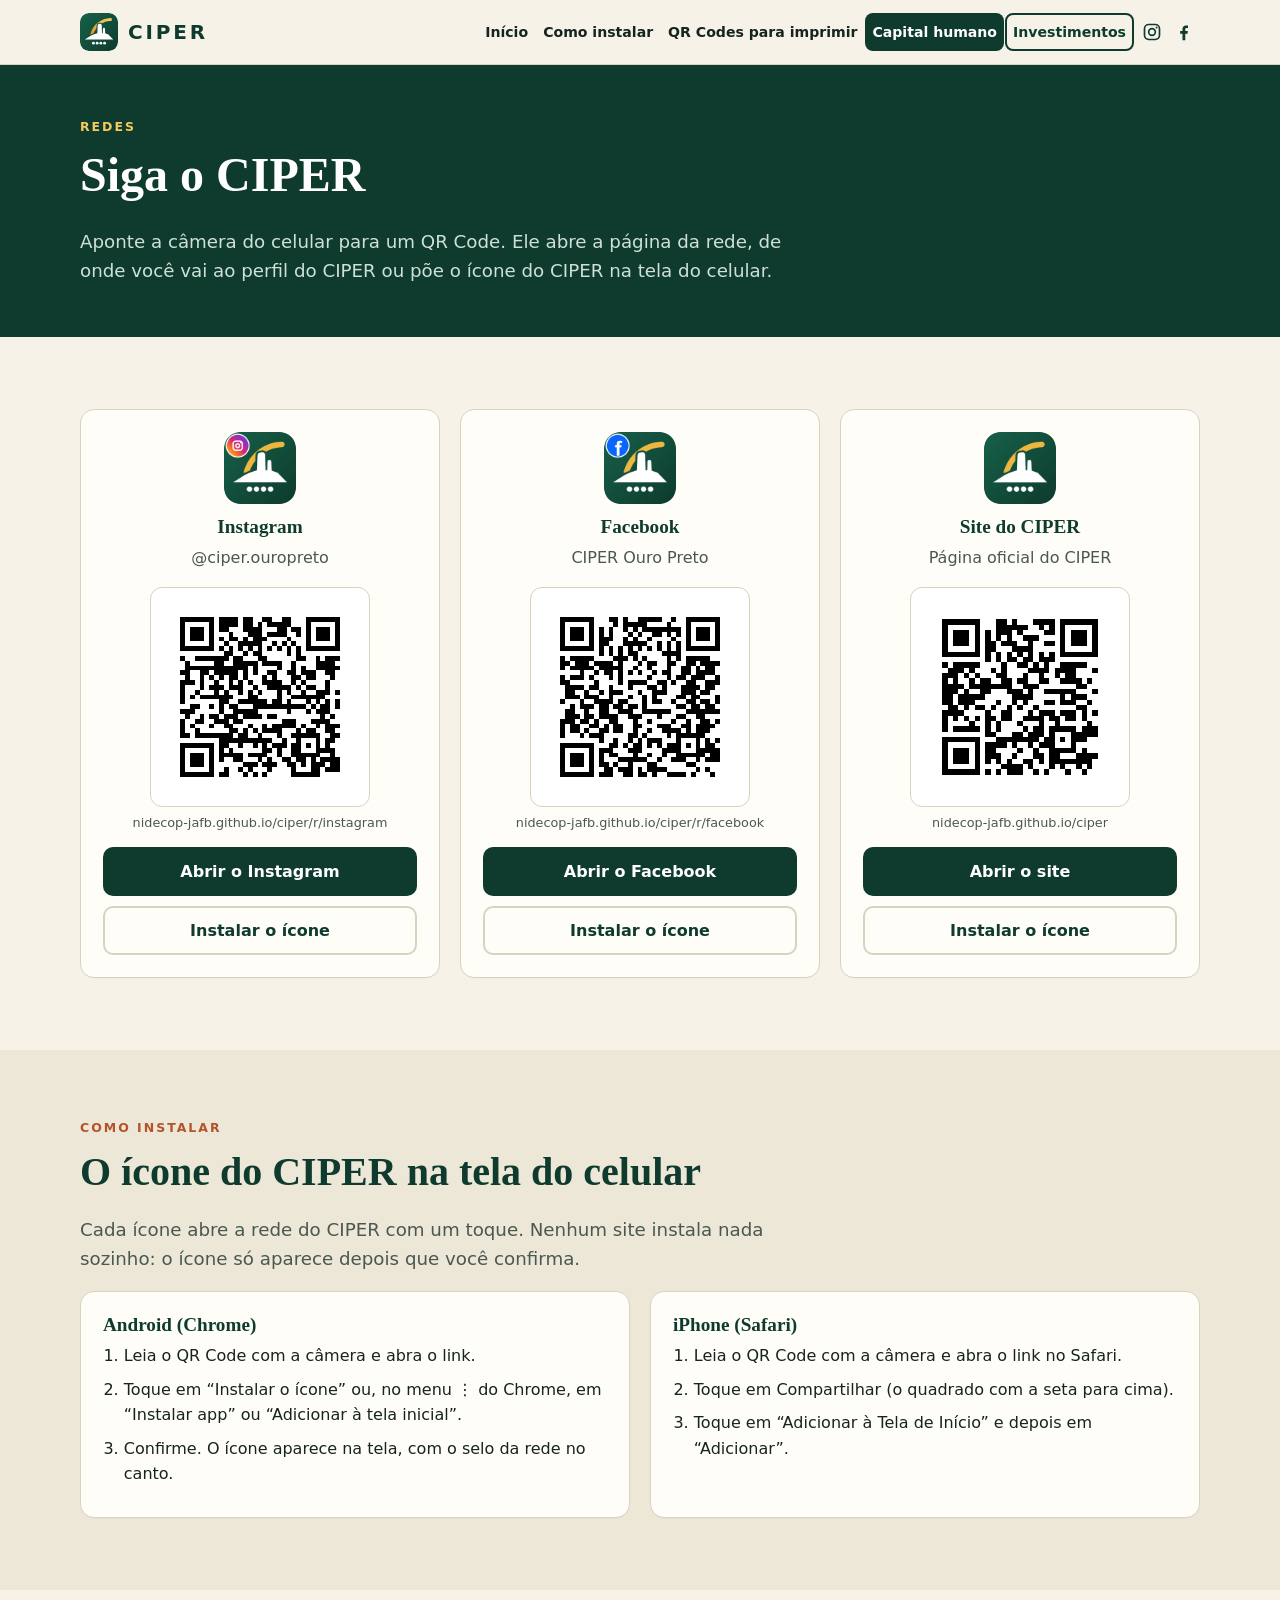
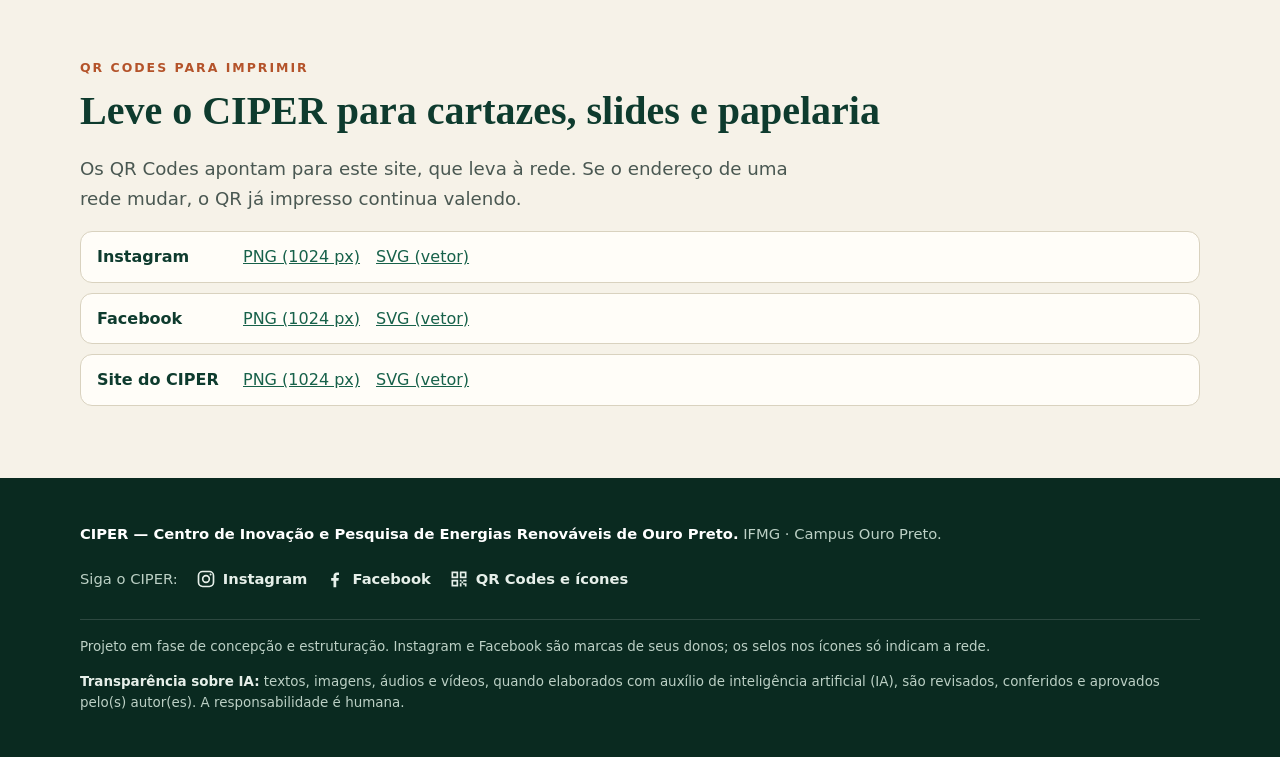
<file: redes.html>
<!doctype html>
<html lang="pt-BR">
<head>
<meta charset="utf-8">
<meta name="viewport" content="width=device-width, initial-scale=1">
<title>Redes — CIPER</title>
<meta name="description" content="Siga o CIPER no Instagram e no Facebook. QR Codes para abrir as redes e pôr os ícones do CIPER na tela do celular.">
<meta name="theme-color" content="#0E3B2E">
<link rel="icon" href="assets/icone/favicon.ico" sizes="any">
<link rel="icon" type="image/svg+xml" href="assets/icone/ciper-icone.svg">
<link rel="apple-touch-icon" href="assets/icone/ciper-icone-180.png">
<link rel="manifest" href="manifest.webmanifest">
<link rel="stylesheet" href="assets/css/site.css">
</head>
<body>
<!-- Gerado por _scripts/gerar_redes.py: edite o script, não esta página. -->
<header class="topo">
  <div class="wrap">
    <a class="marca" href="index.html"><img src="assets/icone/ciper-icone.svg" alt="">CIPER</a>
    <button id="abre-menu" aria-controls="menu" aria-expanded="false">Menu</button>
    <nav class="menu" id="menu" aria-label="Seções">
      <a href="index.html">Início</a>
      <a href="#instalar">Como instalar</a>
      <a href="#baixar">QR Codes para imprimir</a>
      <a class="cta" href="capital-humano.html">Capital humano</a>
      <a class="cta2" href="investimentos.html">Investimentos</a>
    </nav>
    <!-- REDES-TOPO:INICIO (gerado por _scripts/gerar_redes.py) -->
    <div class="redes-topo"><a href="https://www.instagram.com/ciper.ouropreto/" target="_blank" rel="noopener" title="Instagram" aria-label="Instagram do CIPER (abre em nova aba)"><svg viewBox="0 0 24 24" aria-hidden="true" fill="none" stroke="currentColor" stroke-width="2"><rect x="3" y="3" width="18" height="18" rx="5"/><circle cx="12" cy="12" r="4"/><circle cx="17.5" cy="6.5" r="1.2" fill="currentColor" stroke="none"/></svg></a><a href="https://www.facebook.com/ciper.ouropreto" target="_blank" rel="noopener" title="Facebook" aria-label="Facebook do CIPER (abre em nova aba)"><svg viewBox="0 0 24 24" aria-hidden="true"><path fill="currentColor" d="M13.5 22v-8h2.7l.4-3.2h-3.1V8.8c0-.9.3-1.6 1.6-1.6h1.7V4.4c-.3 0-1.3-.1-2.5-.1-2.5 0-4.1 1.5-4.1 4.2v2.3H7.4V14h2.8v8z"/></svg></a></div>
    <!-- REDES-TOPO:FIM -->
  </div>
</header>

<main>
<div class="cabeca-banco">
  <div class="wrap">
    <p class="olho" style="color:var(--ouro2)">Redes</p>
    <h1>Siga o CIPER</h1>
    <p class="lead" style="color:#CFE0D6">Aponte a câmera do celular para um QR Code. Ele abre a página da rede, de onde você vai ao perfil do CIPER ou põe o ícone do CIPER na tela do celular.</p>
  </div>
</div>

<section id="redes">
  <div class="wrap">
    <!-- REDES:INICIO (gerado por _scripts/gerar_redes.py) -->
    <div class="redes">
      <article class="cartao rede" id="rede-instagram">
        <img class="rede-ico" src="r/instagram/icone-192.png" width="72" height="72" alt="">
        <h3>Instagram</h3>
        <p class="rede-conta">@ciper.ouropreto</p>
        <div class="qr"><svg xmlns="http://www.w3.org/2000/svg" viewBox="0 0 41 41" shape-rendering="crispEdges" role="img" aria-label="QR Code: Instagram do CIPER"><rect width="41" height="41" fill="#fff"/><path fill="#000" d="M4 4h7v1h-7zM12 4h4v1h-4zM17 4h2v1h-2zM21 4h2v1h-2zM25 4h2v1h-2zM30 4h7v1h-7zM4 5h1v1h-1zM10 5h1v1h-1zM12 5h4v1h-4zM17 5h2v1h-2zM20 5h1v1h-1zM22 5h5v1h-5zM30 5h1v1h-1zM36 5h1v1h-1zM4 6h1v1h-1zM6 6h3v1h-3zM10 6h1v1h-1zM12 6h2v1h-2zM17 6h4v1h-4zM24 6h2v1h-2zM27 6h2v1h-2zM30 6h1v1h-1zM32 6h3v1h-3zM36 6h1v1h-1zM4 7h1v1h-1zM6 7h3v1h-3zM10 7h1v1h-1zM14 7h1v1h-1zM18 7h3v1h-3zM22 7h4v1h-4zM28 7h1v1h-1zM30 7h1v1h-1zM32 7h3v1h-3zM36 7h1v1h-1zM4 8h1v1h-1zM6 8h3v1h-3zM10 8h1v1h-1zM12 8h1v1h-1zM14 8h2v1h-2zM17 8h1v1h-1zM19 8h3v1h-3zM26 8h1v1h-1zM30 8h1v1h-1zM32 8h3v1h-3zM36 8h1v1h-1zM4 9h1v1h-1zM10 9h1v1h-1zM13 9h1v1h-1zM16 9h5v1h-5zM23 9h1v1h-1zM25 9h1v1h-1zM27 9h1v1h-1zM30 9h1v1h-1zM36 9h1v1h-1zM4 10h7v1h-7zM12 10h1v1h-1zM14 10h1v1h-1zM16 10h1v1h-1zM18 10h1v1h-1zM20 10h1v1h-1zM22 10h1v1h-1zM24 10h1v1h-1zM26 10h1v1h-1zM28 10h1v1h-1zM30 10h7v1h-7zM13 11h2v1h-2zM17 11h1v1h-1zM19 11h2v1h-2zM26 11h1v1h-1zM28 11h1v1h-1zM4 12h1v1h-1zM7 12h7v1h-7zM15 12h2v1h-2zM20 12h2v1h-2zM28 12h2v1h-2zM32 12h1v1h-1zM34 12h3v1h-3zM5 13h1v1h-1zM11 13h2v1h-2zM15 13h5v1h-5zM21 13h4v1h-4zM27 13h1v1h-1zM32 13h4v1h-4zM5 14h13v1h-13zM19 14h1v1h-1zM24 14h1v1h-1zM27 14h1v1h-1zM29 14h1v1h-1zM32 14h5v1h-5zM4 15h2v1h-2zM8 15h2v1h-2zM11 15h5v1h-5zM17 15h1v1h-1zM19 15h1v1h-1zM22 15h2v1h-2zM26 15h2v1h-2zM29 15h3v1h-3zM34 15h2v1h-2zM5 16h1v1h-1zM8 16h1v1h-1zM10 16h1v1h-1zM12 16h1v1h-1zM14 16h2v1h-2zM17 16h1v1h-1zM21 16h1v1h-1zM23 16h1v1h-1zM27 16h2v1h-2zM30 16h2v1h-2zM35 16h1v1h-1zM4 17h3v1h-3zM8 17h1v1h-1zM11 17h1v1h-1zM14 17h1v1h-1zM16 17h1v1h-1zM18 17h1v1h-1zM21 17h4v1h-4zM27 17h1v1h-1zM29 17h1v1h-1zM34 17h1v1h-1zM4 18h1v1h-1zM8 18h1v1h-1zM10 18h3v1h-3zM14 18h3v1h-3zM19 18h1v1h-1zM22 18h5v1h-5zM28 18h1v1h-1zM30 18h2v1h-2zM34 18h1v1h-1zM4 19h1v1h-1zM7 19h1v1h-1zM11 19h1v1h-1zM13 19h1v1h-1zM16 19h1v1h-1zM18 19h1v1h-1zM20 19h1v1h-1zM24 19h1v1h-1zM26 19h1v1h-1zM29 19h1v1h-1zM32 19h3v1h-3zM36 19h1v1h-1zM4 20h1v1h-1zM6 20h1v1h-1zM8 20h7v1h-7zM18 20h2v1h-2zM24 20h1v1h-1zM27 20h7v1h-7zM4 21h1v1h-1zM12 21h2v1h-2zM16 21h6v1h-6zM23 21h2v1h-2zM26 21h1v1h-1zM30 21h1v1h-1zM32 21h1v1h-1zM34 21h1v1h-1zM36 21h1v1h-1zM6 22h2v1h-2zM10 22h1v1h-1zM12 22h1v1h-1zM14 22h2v1h-2zM19 22h11v1h-11zM31 22h1v1h-1zM33 22h2v1h-2zM36 22h1v1h-1zM4 23h3v1h-3zM12 23h1v1h-1zM15 23h5v1h-5zM26 23h1v1h-1zM30 23h1v1h-1zM32 23h3v1h-3zM5 24h1v1h-1zM8 24h1v1h-1zM10 24h2v1h-2zM13 24h3v1h-3zM17 24h4v1h-4zM22 24h2v1h-2zM33 24h1v1h-1zM35 24h1v1h-1zM4 25h1v1h-1zM7 25h2v1h-2zM11 25h3v1h-3zM15 25h2v1h-2zM25 25h3v1h-3zM31 25h4v1h-4zM4 26h1v1h-1zM6 26h1v1h-1zM10 26h1v1h-1zM13 26h2v1h-2zM18 26h1v1h-1zM21 26h1v1h-1zM23 26h5v1h-5zM29 26h1v1h-1zM32 26h1v1h-1zM34 26h3v1h-3zM4 27h1v1h-1zM7 27h1v1h-1zM14 27h2v1h-2zM17 27h1v1h-1zM19 27h1v1h-1zM21 27h4v1h-4zM28 27h1v1h-1zM30 27h2v1h-2zM34 27h2v1h-2zM4 28h2v1h-2zM7 28h8v1h-8zM16 28h2v1h-2zM20 28h1v1h-1zM24 28h1v1h-1zM27 28h6v1h-6zM35 28h2v1h-2zM12 29h11v1h-11zM25 29h1v1h-1zM28 29h1v1h-1zM32 29h1v1h-1zM34 29h2v1h-2zM4 30h7v1h-7zM12 30h2v1h-2zM16 30h1v1h-1zM19 30h1v1h-1zM21 30h1v1h-1zM23 30h3v1h-3zM27 30h2v1h-2zM30 30h1v1h-1zM32 30h1v1h-1zM34 30h1v1h-1zM4 31h1v1h-1zM10 31h1v1h-1zM12 31h1v1h-1zM14 31h1v1h-1zM21 31h2v1h-2zM24 31h1v1h-1zM27 31h2v1h-2zM32 31h4v1h-4zM4 32h1v1h-1zM6 32h3v1h-3zM10 32h1v1h-1zM12 32h5v1h-5zM18 32h4v1h-4zM24 32h1v1h-1zM27 32h6v1h-6zM35 32h1v1h-1zM4 33h1v1h-1zM6 33h3v1h-3zM10 33h1v1h-1zM12 33h1v1h-1zM15 33h2v1h-2zM20 33h1v1h-1zM22 33h1v1h-1zM25 33h2v1h-2zM28 33h2v1h-2zM31 33h1v1h-1zM33 33h4v1h-4zM4 34h1v1h-1zM6 34h3v1h-3zM10 34h1v1h-1zM17 34h3v1h-3zM21 34h3v1h-3zM26 34h2v1h-2zM29 34h1v1h-1zM31 34h3v1h-3zM35 34h2v1h-2zM4 35h1v1h-1zM10 35h1v1h-1zM13 35h1v1h-1zM16 35h1v1h-1zM18 35h1v1h-1zM22 35h1v1h-1zM27 35h1v1h-1zM31 35h2v1h-2zM34 35h3v1h-3zM4 36h7v1h-7zM12 36h2v1h-2zM17 36h1v1h-1zM19 36h1v1h-1zM21 36h1v1h-1zM27 36h6v1h-6z"/></svg></div>
        <p class="qr-url">nidecop-jafb.github.io/ciper/r/instagram</p>
        <div class="rede-botoes">
          <a class="btn verde" href="https://www.instagram.com/ciper.ouropreto/" target="_blank" rel="noopener">Abrir o Instagram</a>
          <a class="btn claro" href="r/instagram/">Instalar o ícone</a>
        </div>
      </article>
      <article class="cartao rede" id="rede-facebook">
        <img class="rede-ico" src="r/facebook/icone-192.png" width="72" height="72" alt="">
        <h3>Facebook</h3>
        <p class="rede-conta">CIPER Ouro Preto</p>
        <div class="qr"><svg xmlns="http://www.w3.org/2000/svg" viewBox="0 0 41 41" shape-rendering="crispEdges" role="img" aria-label="QR Code: Facebook do CIPER"><rect width="41" height="41" fill="#fff"/><path fill="#000" d="M4 4h7v1h-7zM14 4h2v1h-2zM17 4h1v1h-1zM20 4h5v1h-5zM27 4h1v1h-1zM30 4h7v1h-7zM4 5h1v1h-1zM10 5h1v1h-1zM15 5h1v1h-1zM17 5h5v1h-5zM26 5h1v1h-1zM30 5h1v1h-1zM36 5h1v1h-1zM4 6h1v1h-1zM6 6h3v1h-3zM10 6h1v1h-1zM12 6h1v1h-1zM14 6h1v1h-1zM17 6h1v1h-1zM19 6h1v1h-1zM21 6h8v1h-8zM30 6h1v1h-1zM32 6h3v1h-3zM36 6h1v1h-1zM4 7h1v1h-1zM6 7h3v1h-3zM10 7h1v1h-1zM12 7h1v1h-1zM14 7h1v1h-1zM18 7h1v1h-1zM20 7h1v1h-1zM23 7h2v1h-2zM26 7h1v1h-1zM28 7h1v1h-1zM30 7h1v1h-1zM32 7h3v1h-3zM36 7h1v1h-1zM4 8h1v1h-1zM6 8h3v1h-3zM10 8h1v1h-1zM12 8h3v1h-3zM17 8h1v1h-1zM19 8h1v1h-1zM22 8h1v1h-1zM27 8h1v1h-1zM30 8h1v1h-1zM32 8h3v1h-3zM36 8h1v1h-1zM4 9h1v1h-1zM10 9h1v1h-1zM12 9h2v1h-2zM17 9h5v1h-5zM24 9h1v1h-1zM26 9h1v1h-1zM28 9h1v1h-1zM30 9h1v1h-1zM36 9h1v1h-1zM4 10h7v1h-7zM12 10h1v1h-1zM14 10h1v1h-1zM16 10h1v1h-1zM18 10h1v1h-1zM20 10h1v1h-1zM22 10h1v1h-1zM24 10h1v1h-1zM26 10h1v1h-1zM28 10h1v1h-1zM30 10h7v1h-7zM12 11h1v1h-1zM14 11h1v1h-1zM16 11h1v1h-1zM18 11h2v1h-2zM25 11h4v1h-4zM4 12h1v1h-1zM6 12h5v1h-5zM15 12h3v1h-3zM19 12h1v1h-1zM21 12h1v1h-1zM26 12h1v1h-1zM28 12h1v1h-1zM30 12h5v1h-5zM4 13h2v1h-2zM7 13h3v1h-3zM11 13h4v1h-4zM16 13h1v1h-1zM20 13h1v1h-1zM22 13h2v1h-2zM26 13h2v1h-2zM30 13h2v1h-2zM33 13h4v1h-4zM4 14h1v1h-1zM6 14h5v1h-5zM12 14h5v1h-5zM19 14h1v1h-1zM22 14h1v1h-1zM26 14h1v1h-1zM29 14h2v1h-2zM32 14h1v1h-1zM34 14h2v1h-2zM8 15h1v1h-1zM11 15h1v1h-1zM13 15h2v1h-2zM16 15h1v1h-1zM18 15h1v1h-1zM20 15h1v1h-1zM23 15h1v1h-1zM25 15h2v1h-2zM29 15h2v1h-2zM32 15h4v1h-4zM4 16h1v1h-1zM6 16h3v1h-3zM10 16h1v1h-1zM14 16h1v1h-1zM16 16h1v1h-1zM22 16h1v1h-1zM26 16h1v1h-1zM28 16h2v1h-2zM31 16h3v1h-3zM36 16h1v1h-1zM4 17h2v1h-2zM11 17h1v1h-1zM16 17h1v1h-1zM18 17h4v1h-4zM24 17h2v1h-2zM27 17h1v1h-1zM30 17h2v1h-2zM34 17h3v1h-3zM5 18h4v1h-4zM10 18h2v1h-2zM14 18h1v1h-1zM18 18h1v1h-1zM22 18h2v1h-2zM25 18h1v1h-1zM29 18h4v1h-4zM34 18h2v1h-2zM5 19h2v1h-2zM9 19h1v1h-1zM12 19h1v1h-1zM14 19h3v1h-3zM20 19h1v1h-1zM23 19h3v1h-3zM29 19h3v1h-3zM33 19h2v1h-2zM5 20h3v1h-3zM9 20h3v1h-3zM14 20h1v1h-1zM18 20h1v1h-1zM21 20h1v1h-1zM23 20h1v1h-1zM28 20h2v1h-2zM31 20h2v1h-2zM36 20h1v1h-1zM4 21h1v1h-1zM8 21h1v1h-1zM11 21h4v1h-4zM16 21h2v1h-2zM21 21h1v1h-1zM23 21h2v1h-2zM27 21h1v1h-1zM30 21h2v1h-2zM33 21h2v1h-2zM36 21h1v1h-1zM6 22h1v1h-1zM8 22h3v1h-3zM12 22h2v1h-2zM15 22h2v1h-2zM18 22h2v1h-2zM21 22h1v1h-1zM28 22h2v1h-2zM31 22h2v1h-2zM34 22h2v1h-2zM5 23h2v1h-2zM9 23h1v1h-1zM12 23h2v1h-2zM16 23h3v1h-3zM21 23h6v1h-6zM30 23h7v1h-7zM5 24h3v1h-3zM9 24h2v1h-2zM12 24h4v1h-4zM18 24h3v1h-3zM24 24h1v1h-1zM28 24h2v1h-2zM32 24h2v1h-2zM4 25h3v1h-3zM8 25h2v1h-2zM11 25h1v1h-1zM14 25h2v1h-2zM19 25h1v1h-1zM22 25h1v1h-1zM27 25h1v1h-1zM30 25h1v1h-1zM33 25h2v1h-2zM36 25h1v1h-1zM4 26h1v1h-1zM6 26h2v1h-2zM10 26h2v1h-2zM13 26h1v1h-1zM15 26h2v1h-2zM19 26h2v1h-2zM24 26h3v1h-3zM29 26h2v1h-2zM32 26h4v1h-4zM4 27h1v1h-1zM6 27h2v1h-2zM9 27h1v1h-1zM12 27h2v1h-2zM15 27h2v1h-2zM19 27h1v1h-1zM22 27h1v1h-1zM25 27h4v1h-4zM30 27h1v1h-1zM32 27h3v1h-3zM4 28h1v1h-1zM8 28h1v1h-1zM10 28h3v1h-3zM18 28h2v1h-2zM21 28h1v1h-1zM26 28h1v1h-1zM28 28h6v1h-6zM12 29h1v1h-1zM15 29h1v1h-1zM18 29h1v1h-1zM20 29h1v1h-1zM22 29h3v1h-3zM28 29h1v1h-1zM32 29h1v1h-1zM34 29h1v1h-1zM36 29h1v1h-1zM4 30h7v1h-7zM14 30h2v1h-2zM17 30h1v1h-1zM19 30h2v1h-2zM22 30h1v1h-1zM24 30h1v1h-1zM26 30h3v1h-3zM30 30h1v1h-1zM32 30h1v1h-1zM34 30h2v1h-2zM4 31h1v1h-1zM10 31h1v1h-1zM12 31h3v1h-3zM18 31h3v1h-3zM25 31h4v1h-4zM32 31h5v1h-5zM4 32h1v1h-1zM6 32h3v1h-3zM10 32h1v1h-1zM12 32h1v1h-1zM14 32h2v1h-2zM19 32h1v1h-1zM22 32h1v1h-1zM25 32h1v1h-1zM28 32h6v1h-6zM35 32h2v1h-2zM4 33h1v1h-1zM6 33h3v1h-3zM10 33h1v1h-1zM12 33h1v1h-1zM16 33h6v1h-6zM24 33h1v1h-1zM27 33h3v1h-3zM32 33h1v1h-1zM34 33h3v1h-3zM4 34h1v1h-1zM6 34h3v1h-3zM10 34h1v1h-1zM12 34h2v1h-2zM15 34h1v1h-1zM18 34h1v1h-1zM22 34h2v1h-2zM30 34h2v1h-2zM4 35h1v1h-1zM10 35h1v1h-1zM13 35h2v1h-2zM16 35h3v1h-3zM20 35h1v1h-1zM22 35h4v1h-4zM32 35h1v1h-1zM34 35h1v1h-1zM4 36h7v1h-7zM12 36h3v1h-3zM17 36h2v1h-2zM20 36h2v1h-2zM23 36h1v1h-1zM26 36h4v1h-4zM31 36h1v1h-1zM35 36h1v1h-1z"/></svg></div>
        <p class="qr-url">nidecop-jafb.github.io/ciper/r/facebook</p>
        <div class="rede-botoes">
          <a class="btn verde" href="https://www.facebook.com/ciper.ouropreto" target="_blank" rel="noopener">Abrir o Facebook</a>
          <a class="btn claro" href="r/facebook/">Instalar o ícone</a>
        </div>
      </article>
      <article class="cartao rede" id="rede-site">
        <img class="rede-ico" src="assets/icone/ciper-icone-192.png" width="72" height="72" alt="">
        <h3>Site do CIPER</h3>
        <p class="rede-conta">Página oficial do CIPER</p>
        <div class="qr"><svg xmlns="http://www.w3.org/2000/svg" viewBox="0 0 37 37" shape-rendering="crispEdges" role="img" aria-label="QR Code: Site do CIPER do CIPER"><rect width="37" height="37" fill="#fff"/><path fill="#000" d="M4 4h7v1h-7zM14 4h2v1h-2zM17 4h1v1h-1zM21 4h4v1h-4zM26 4h7v1h-7zM4 5h1v1h-1zM10 5h1v1h-1zM14 5h6v1h-6zM22 5h1v1h-1zM24 5h1v1h-1zM26 5h1v1h-1zM32 5h1v1h-1zM4 6h1v1h-1zM6 6h3v1h-3zM10 6h1v1h-1zM12 6h1v1h-1zM14 6h3v1h-3zM18 6h1v1h-1zM23 6h2v1h-2zM26 6h1v1h-1zM28 6h3v1h-3zM32 6h1v1h-1zM4 7h1v1h-1zM6 7h3v1h-3zM10 7h1v1h-1zM12 7h1v1h-1zM14 7h1v1h-1zM16 7h1v1h-1zM19 7h3v1h-3zM26 7h1v1h-1zM28 7h3v1h-3zM32 7h1v1h-1zM4 8h1v1h-1zM6 8h3v1h-3zM10 8h1v1h-1zM12 8h2v1h-2zM15 8h3v1h-3zM20 8h1v1h-1zM23 8h2v1h-2zM26 8h1v1h-1zM28 8h3v1h-3zM32 8h1v1h-1zM4 9h1v1h-1zM10 9h1v1h-1zM12 9h2v1h-2zM17 9h4v1h-4zM26 9h1v1h-1zM32 9h1v1h-1zM4 10h7v1h-7zM12 10h1v1h-1zM14 10h1v1h-1zM16 10h1v1h-1zM18 10h1v1h-1zM20 10h1v1h-1zM22 10h1v1h-1zM24 10h1v1h-1zM26 10h7v1h-7zM12 11h1v1h-1zM14 11h1v1h-1zM16 11h2v1h-2zM19 11h2v1h-2zM22 11h3v1h-3zM4 12h1v1h-1zM6 12h5v1h-5zM15 12h1v1h-1zM18 12h2v1h-2zM21 12h1v1h-1zM23 12h1v1h-1zM26 12h5v1h-5zM5 13h3v1h-3zM9 13h1v1h-1zM13 13h1v1h-1zM15 13h1v1h-1zM20 13h4v1h-4zM25 13h4v1h-4zM32 13h1v1h-1zM4 14h3v1h-3zM8 14h1v1h-1zM10 14h1v1h-1zM14 14h2v1h-2zM19 14h1v1h-1zM22 14h1v1h-1zM25 14h1v1h-1zM27 14h2v1h-2zM4 15h1v1h-1zM6 15h1v1h-1zM9 15h1v1h-1zM11 15h2v1h-2zM15 15h2v1h-2zM18 15h2v1h-2zM22 15h2v1h-2zM26 15h4v1h-4zM31 15h1v1h-1zM4 16h4v1h-4zM9 16h8v1h-8zM19 16h3v1h-3zM29 16h2v1h-2zM4 17h3v1h-3zM8 17h1v1h-1zM11 17h2v1h-2zM16 17h3v1h-3zM20 17h1v1h-1zM23 17h6v1h-6zM32 17h1v1h-1zM4 18h2v1h-2zM7 18h5v1h-5zM17 18h4v1h-4zM26 18h1v1h-1zM28 18h3v1h-3zM4 19h2v1h-2zM7 19h3v1h-3zM14 19h1v1h-1zM17 19h1v1h-1zM19 19h1v1h-1zM23 19h2v1h-2zM26 19h3v1h-3zM31 19h1v1h-1zM5 20h2v1h-2zM8 20h1v1h-1zM10 20h2v1h-2zM13 20h1v1h-1zM16 20h1v1h-1zM18 20h1v1h-1zM21 20h1v1h-1zM29 20h2v1h-2zM4 21h4v1h-4zM12 21h1v1h-1zM15 21h2v1h-2zM20 21h1v1h-1zM22 21h3v1h-3zM26 21h3v1h-3zM30 21h1v1h-1zM32 21h1v1h-1zM4 22h1v1h-1zM6 22h1v1h-1zM8 22h1v1h-1zM10 22h1v1h-1zM12 22h2v1h-2zM15 22h2v1h-2zM19 22h4v1h-4zM24 22h2v1h-2zM27 22h2v1h-2zM30 22h1v1h-1zM4 23h1v1h-1zM9 23h1v1h-1zM12 23h1v1h-1zM14 23h1v1h-1zM18 23h1v1h-1zM22 23h1v1h-1zM25 23h1v1h-1zM31 23h1v1h-1zM4 24h1v1h-1zM6 24h5v1h-5zM12 24h1v1h-1zM14 24h1v1h-1zM19 24h1v1h-1zM21 24h2v1h-2zM24 24h5v1h-5zM30 24h3v1h-3zM12 25h2v1h-2zM17 25h2v1h-2zM20 25h3v1h-3zM24 25h1v1h-1zM28 25h5v1h-5zM4 26h7v1h-7zM14 26h8v1h-8zM23 26h2v1h-2zM26 26h1v1h-1zM28 26h3v1h-3zM4 27h1v1h-1zM10 27h1v1h-1zM12 27h4v1h-4zM17 27h1v1h-1zM20 27h1v1h-1zM22 27h3v1h-3zM28 27h1v1h-1zM4 28h1v1h-1zM6 28h3v1h-3zM10 28h1v1h-1zM12 28h2v1h-2zM18 28h1v1h-1zM21 28h1v1h-1zM24 28h5v1h-5zM30 28h1v1h-1zM4 29h1v1h-1zM6 29h3v1h-3zM10 29h1v1h-1zM12 29h3v1h-3zM17 29h1v1h-1zM21 29h2v1h-2zM24 29h2v1h-2zM29 29h4v1h-4zM4 30h1v1h-1zM6 30h3v1h-3zM10 30h1v1h-1zM12 30h1v1h-1zM14 30h1v1h-1zM16 30h1v1h-1zM19 30h2v1h-2zM22 30h1v1h-1zM24 30h8v1h-8zM4 31h1v1h-1zM10 31h1v1h-1zM15 31h4v1h-4zM20 31h1v1h-1zM24 31h1v1h-1zM26 31h1v1h-1zM29 31h1v1h-1zM31 31h1v1h-1zM4 32h7v1h-7zM12 32h1v1h-1zM14 32h1v1h-1zM16 32h3v1h-3zM21 32h1v1h-1zM23 32h1v1h-1zM27 32h1v1h-1zM30 32h1v1h-1z"/></svg></div>
        <p class="qr-url">nidecop-jafb.github.io/ciper</p>
        <div class="rede-botoes">
          <a class="btn verde" href="index.html">Abrir o site</a>
          <a class="btn claro" id="instalar-site" href="#instalar">Instalar o ícone</a>
        </div>
      </article>
    </div>
    <!-- REDES:FIM -->
  </div>
</section>

<section id="instalar" class="alt">
  <div class="wrap">
    <p class="olho">Como instalar</p>
    <h2>O ícone do CIPER na tela do celular</h2>
    <p class="lead">Cada ícone abre a rede do CIPER com um toque. Nenhum site instala nada sozinho: o ícone só aparece depois que você confirma.</p>
    <div class="grade g2">
      <div class="cartao">
        <h3>Android (Chrome)</h3>
        <ol class="passos">
          <li>Leia o QR Code com a câmera e abra o link.</li>
          <li>Toque em “Instalar o ícone” ou, no menu ⋮ do Chrome, em “Instalar app” ou “Adicionar à tela inicial”.</li>
          <li>Confirme. O ícone aparece na tela, com o selo da rede no canto.</li>
        </ol>
      </div>
      <div class="cartao">
        <h3>iPhone (Safari)</h3>
        <ol class="passos">
          <li>Leia o QR Code com a câmera e abra o link no Safari.</li>
          <li>Toque em Compartilhar (o quadrado com a seta para cima).</li>
          <li>Toque em “Adicionar à Tela de Início” e depois em “Adicionar”.</li>
        </ol>
      </div>
    </div>
  </div>
</section>

<section id="baixar">
  <div class="wrap">
    <p class="olho">QR Codes para imprimir</p>
    <h2>Leve o CIPER para cartazes, slides e papelaria</h2>
    <p class="lead">Os QR Codes apontam para este site, que leva à rede. Se o endereço de uma rede mudar, o QR já impresso continua valendo.</p>
    <ul class="baixar">
        <li><b>Instagram</b><a href="assets/qr/ciper-qr-instagram.png" download>PNG (1024 px)</a><a href="assets/qr/ciper-qr-instagram.svg" download>SVG (vetor)</a></li>
        <li><b>Facebook</b><a href="assets/qr/ciper-qr-facebook.png" download>PNG (1024 px)</a><a href="assets/qr/ciper-qr-facebook.svg" download>SVG (vetor)</a></li>
        <li><b>Site do CIPER</b><a href="assets/qr/ciper-qr-site.png" download>PNG (1024 px)</a><a href="assets/qr/ciper-qr-site.svg" download>SVG (vetor)</a></li>
    </ul>
  </div>
</section>
</main>

<footer>
  <div class="wrap">
    <p><strong style="color:#fff">CIPER — Centro de Inovação e Pesquisa de Energias Renováveis de Ouro Preto.</strong> IFMG · Campus Ouro Preto.</p>
    <!-- REDES:INICIO (gerado por _scripts/gerar_redes.py) -->
    <p class="redes-rodape"><span>Siga o CIPER:</span> <a href="https://www.instagram.com/ciper.ouropreto/" target="_blank" rel="noopener"><svg viewBox="0 0 24 24" aria-hidden="true" fill="none" stroke="currentColor" stroke-width="2"><rect x="3" y="3" width="18" height="18" rx="5"/><circle cx="12" cy="12" r="4"/><circle cx="17.5" cy="6.5" r="1.2" fill="currentColor" stroke="none"/></svg>Instagram</a> <a href="https://www.facebook.com/ciper.ouropreto" target="_blank" rel="noopener"><svg viewBox="0 0 24 24" aria-hidden="true"><path fill="currentColor" d="M13.5 22v-8h2.7l.4-3.2h-3.1V8.8c0-.9.3-1.6 1.6-1.6h1.7V4.4c-.3 0-1.3-.1-2.5-.1-2.5 0-4.1 1.5-4.1 4.2v2.3H7.4V14h2.8v8z"/></svg>Facebook</a> <a href="redes.html"><svg viewBox="0 0 24 24" aria-hidden="true" fill="currentColor"><path d="M3 3h8v8H3zm2 2v4h4V5zm8-2h8v8h-8zm2 2v4h4V5zM3 13h8v8H3zm2 2v4h4v-4zm8-2h2v2h-2zm2 2h2v2h-2zm2-2h4v2h-4zm-4 4h2v4h-2zm4 0h4v4h-2v-2h-2z"/></svg>QR Codes e ícones</a></p>
    <!-- REDES:FIM -->
    <p class="fim">Projeto em fase de concepção e estruturação. Instagram e Facebook são marcas de seus donos; os selos nos ícones só indicam a rede.</p>
    <p class="nota-ia"><strong>Transparência sobre IA:</strong> textos, imagens, áudios e vídeos, quando elaborados com auxílio de inteligência artificial (IA), são revisados, conferidos e aprovados pelo(s) autor(es). A responsabilidade é humana.</p>
  </div>
</footer>

<script src="assets/js/site.js"></script>
<script>
(function () {
  var botao = document.getElementById('instalar-site'), adiado = null;
  window.addEventListener('beforeinstallprompt', function (e) { e.preventDefault(); adiado = e; });
  botao.addEventListener('click', function (e) {
    if (!adiado) return;
    e.preventDefault();
    adiado.prompt();
    adiado.userChoice.then(function () { adiado = null; });
  });
})();
</script>
</body>
</html>
</file>
<file: assets/css/site.css>
/* CIPER — folha de estilo única do site (index.html e capital-humano.html) */
:root{
  --papel:#F6F2E8; --papel2:#EDE7D8; --tinta:#16241F; --tinta2:#4A5852;
  --verde:#0E3B2E; --verde2:#17614A; --ouro:#DE9B1E; --ouro2:#F4C95D; --terra:#B4532A;
  --linha:#D9D2BF; --branco:#FFFDF8; --sombra:0 10px 30px rgba(14,59,46,.12);
  --serifa:Georgia,"Times New Roman",serif;
  --sans:system-ui,-apple-system,"Segoe UI",Roboto,Arial,sans-serif;
  --larg:1160px;
}
*{box-sizing:border-box}
html{scroll-behavior:smooth;scroll-padding-top:76px}
body{margin:0;background:var(--papel);color:var(--tinta);font:16px/1.6 var(--sans);-webkit-font-smoothing:antialiased}
img,video{max-width:100%;display:block}
a{color:var(--verde2)}
h1,h2,h3{font-family:var(--serifa);font-weight:700;line-height:1.15;margin:0 0 .5em;color:var(--verde);text-wrap:balance}
h2{font-size:clamp(1.7rem,3.4vw,2.5rem)}
h3{font-size:1.2rem}
p{margin:0 0 1em}
.wrap{max-width:var(--larg);margin:0 auto;padding:0 20px}
section{padding:72px 0}
.alt{background:var(--papel2)}
.escuro{background:var(--verde);color:#EAF1EC}
.escuro h2,.escuro h3{color:#fff}
.olho{font:700 .78rem/1 var(--sans);letter-spacing:.16em;text-transform:uppercase;color:var(--terra);margin:0 0 14px}
.escuro .olho{color:var(--ouro2)}
.lead{font-size:1.14rem;color:var(--tinta2);max-width:64ch}
.escuro .lead{color:#CFE0D6}

/* topo */
.topo{position:sticky;top:0;z-index:50;background:rgba(246,242,232,.94);backdrop-filter:blur(8px);border-bottom:1px solid var(--linha)}
.topo .wrap{display:flex;align-items:center;gap:14px;min-height:64px}
.marca{display:flex;align-items:center;gap:10px;text-decoration:none;color:var(--verde);font:800 1.25rem/1 var(--sans);letter-spacing:.14em}
.marca img{width:38px;height:38px;border-radius:9px}
.menu{display:flex;gap:1px;margin-left:auto;flex-wrap:wrap}
.menu a{padding:8px 7px;border-radius:8px;text-decoration:none;color:var(--tinta);font-size:.88rem;font-weight:600}
.menu a:hover,.menu a.ativo{background:var(--papel2);color:var(--verde)}
.menu a.cta{background:var(--verde);color:#fff}
.menu a.cta:hover{background:var(--verde2);color:#fff}
.menu a.cta2{border:2px solid var(--verde);color:var(--verde);padding:6px 6px}
.menu a.cta2:hover,.menu a.cta2.ativo{background:var(--papel2)}
#abre-menu{display:none;margin-left:auto;background:none;border:1px solid var(--linha);border-radius:8px;padding:8px 12px;font:600 .95rem var(--sans);color:var(--verde)}
@media (max-width:1200px){
  #abre-menu{display:block}
  .menu{display:none;position:absolute;left:0;right:0;top:64px;background:var(--papel);border-bottom:1px solid var(--linha);padding:10px 20px 16px;flex-direction:column}
  .menu.aberto{display:flex}
}
/* redes no topo (gerado por _scripts/gerar_redes.py): no PC, depois do menu; no celular, antes do botão Menu */
.redes-topo{display:flex;flex:0 0 auto;margin-left:-12px}
.redes-topo a{display:inline-flex;align-items:center;justify-content:center;width:32px;height:40px;border-radius:8px;color:var(--verde)}
.redes-topo a:hover{background:var(--papel2)}
.redes-topo svg{width:20px;height:20px}
@media (max-width:1200px){
  .redes-topo{order:1;margin-left:auto;gap:2px}
  .redes-topo a{width:40px}
  #abre-menu{order:2;margin-left:0}
}

/* herói */
.heroi{position:relative;min-height:86vh;display:flex;align-items:flex-end;color:#fff;background:#10201a;padding:0;overflow:hidden}
.heroi::before{content:"";position:absolute;inset:0;background:url(../img/ouro-preto-amanhecer.jpg) center/cover no-repeat;filter:brightness(1.18) contrast(1.04) saturate(1.08)}
.heroi::after{content:"";position:absolute;inset:0;background:linear-gradient(180deg,rgba(8,24,18,0) 0%,rgba(8,24,18,.08) 40%,rgba(8,24,18,.55) 72%,rgba(8,24,18,.8) 100%)}
.heroi h1,.heroi .sub,.heroi .olho{text-shadow:0 2px 14px rgba(0,0,0,.45)}
.heroi .wrap{position:relative;z-index:1;padding-top:120px;padding-bottom:56px;width:100%}
.heroi h1{color:#fff;font-size:clamp(2.2rem,6vw,4.4rem);max-width:16ch;margin-bottom:.35em}
.heroi .sub{font-size:clamp(1.05rem,2vw,1.35rem);max-width:60ch;color:#E8EFE9}
.heroi .olho{color:var(--ouro2)}
.botoes{display:flex;gap:12px;flex-wrap:wrap;margin-top:26px}
.btn{display:inline-flex;align-items:center;gap:9px;padding:13px 20px;border-radius:10px;font-weight:700;text-decoration:none;border:2px solid transparent;cursor:pointer;font:700 1rem var(--sans)}
.btn.ouro{background:var(--ouro);color:#1d1503}
.btn.ouro:hover{background:var(--ouro2)}
.btn.linha{border-color:rgba(255,255,255,.75);color:#fff;background:rgba(8,24,18,.28);backdrop-filter:blur(3px)}
.btn.linha:hover{background:rgba(255,255,255,.16)}
.btn .ico{flex:0 0 auto;width:20px;height:20px;fill:none;stroke:currentColor;stroke-width:1.8;stroke-linecap:round;stroke-linejoin:round}
.btn.verde{background:var(--verde);color:#fff}
.btn.verde:hover{background:var(--verde2)}
.btn.claro{background:var(--branco);color:var(--verde);border-color:var(--linha)}
.inst-faixa{display:grid;grid-template-columns:repeat(3,1fr);gap:10px;margin-top:34px;font-size:.88rem;line-height:1.3}
.inst-faixa span{display:flex;align-items:center;gap:10px;border:1px solid rgba(255,255,255,.35);border-radius:12px;padding:8px 12px;background:rgba(8,24,18,.45);backdrop-filter:blur(3px)}
.inst-faixa b{flex:0 0 52px;text-align:center;font:800 .8rem/1 var(--sans);letter-spacing:.08em;color:#1d1503;background:var(--ouro2);border-radius:6px;padding:6px 0}
@media (max-width:900px){.inst-faixa{grid-template-columns:1fr}}
@media (max-width:480px){.inst-faixa{grid-template-columns:1fr}}

/* grades e cartões */
.grade{display:grid;gap:20px}
.g2{grid-template-columns:repeat(auto-fit,minmax(320px,1fr))}
.g3{grid-template-columns:repeat(auto-fit,minmax(260px,1fr))}
.g4{grid-template-columns:repeat(auto-fit,minmax(220px,1fr))}
.cartao{background:var(--branco);border:1px solid var(--linha);border-radius:14px;padding:22px;box-shadow:0 1px 0 rgba(0,0,0,.02)}
.cartao h3{margin-bottom:.35em}
.cartao p:last-child{margin-bottom:0}
.cartao .sigla{display:inline-block;font:800 .8rem/1 var(--sans);letter-spacing:.08em;color:#fff;background:var(--verde);border-radius:6px;padding:6px 0;min-width:52px;text-align:center;margin-bottom:12px}
.cartao.dest{border-top:5px solid var(--ouro)}
.escuro .cartao{background:rgba(255,255,255,.06);border-color:rgba(255,255,255,.16);color:#E6EFE9}
.escuro .cartao h3{color:#fff}
.duas{display:grid;grid-template-columns:1.05fr .95fr;gap:44px;align-items:center}
@media (max-width:900px){.duas{grid-template-columns:1fr}}
.foto{border-radius:16px;box-shadow:var(--sombra);width:100%;aspect-ratio:16/10;object-fit:cover}
.citacao{font:italic 1.35rem/1.45 var(--serifa);color:var(--verde);border-left:5px solid var(--ouro);padding:6px 0 6px 20px;margin:26px 0}
.escuro .citacao{color:#fff}

/* números */
.numeros{display:grid;grid-template-columns:repeat(auto-fit,minmax(170px,1fr));gap:16px;margin-top:30px}
.num{border-top:3px solid var(--ouro);padding-top:12px}
.num b{display:block;font:700 2.3rem/1 var(--serifa);color:#fff}
.num span{font-size:.92rem;color:#CFE0D6}
.claro-num .num b{color:var(--verde)}
.claro-num .num span{color:var(--tinta2)}

/* pilares / objetivos */
.pilar{border-radius:16px;padding:24px;background:var(--branco);border:1px solid var(--linha)}
.pilar h3{font-size:1.45rem}
.pilar ul{list-style:none;margin:14px 0 0;padding:0}
.pilar li{display:flex;gap:10px;padding:9px 0;border-top:1px dashed var(--linha);font-size:.95rem}
.cod{flex:0 0 auto;font:800 .74rem/1 var(--sans);border-radius:6px;padding:5px 7px;height:fit-content;color:#fff;background:var(--verde2);min-width:30px;text-align:center}
.cod.E{background:var(--terra)} .cod.X{background:#8A6A12}

/* tabelas */
.tab-rol{overflow-x:auto;border:1px solid var(--linha);border-radius:14px;background:var(--branco)}
table{border-collapse:collapse;width:100%;font-size:.94rem}
th,td{padding:11px 14px;text-align:left;border-bottom:1px solid var(--linha);vertical-align:top}
th{background:var(--verde);color:#fff;font-weight:700;font-size:.86rem;letter-spacing:.03em}
tr:last-child td{border-bottom:0}
td.c,th.c{text-align:center}
.raci b{display:inline-block;min-width:30px;padding:3px 6px;border-radius:6px;background:var(--papel2);font-size:.82rem}
.raci b.A{background:var(--ouro2)} .raci b.R{background:#CBE5D6}

/* galeria */
.galeria{display:grid;grid-template-columns:repeat(auto-fill,minmax(240px,1fr));gap:12px;margin-top:26px}
.galeria figure{margin:0;position:relative;border-radius:12px;overflow:hidden;cursor:zoom-in;background:#ddd}
.galeria img{width:100%;aspect-ratio:16/10;object-fit:cover;transition:transform .35s}
.galeria figure:hover img{transform:scale(1.05)}
.galeria figcaption{position:absolute;left:0;right:0;bottom:0;padding:22px 12px 9px;font-size:.84rem;color:#fff;background:linear-gradient(transparent,rgba(0,0,0,.72))}
#luz{position:fixed;inset:0;background:rgba(6,16,12,.93);display:none;align-items:center;justify-content:center;z-index:99;padding:20px;flex-direction:column;gap:12px;cursor:zoom-out}
#luz.on{display:flex}
#luz img{max-height:86vh;border-radius:10px}
#luz p{color:#fff;margin:0}

/* vídeo */
.video-caixa{border-radius:16px;overflow:hidden;box-shadow:var(--sombra);background:#000}
.video-caixa video{width:100%;aspect-ratio:16/9}
.abas{display:flex;gap:8px;margin:18px 0 12px}
.abas button{border:1px solid rgba(255,255,255,.35);background:none;color:#fff;padding:8px 16px;border-radius:999px;font:600 .92rem var(--sans);cursor:pointer}
.abas button.on{background:var(--ouro);border-color:var(--ouro);color:#1d1503}

/* linha do tempo */
.fases{display:grid;grid-template-columns:repeat(auto-fit,minmax(230px,1fr));gap:18px;counter-reset:f}
.fase{position:relative;background:var(--branco);border:1px solid var(--linha);border-radius:14px;padding:22px 20px 18px}
.fase .ano{font:700 .78rem var(--sans);letter-spacing:.1em;text-transform:uppercase;color:var(--terra)}
.fase.agora{border:2px solid var(--ouro);box-shadow:var(--sombra)}
.fase.agora::after{content:"fase atual";position:absolute;top:-11px;right:14px;background:var(--ouro);color:#1d1503;font:700 .72rem var(--sans);padding:3px 9px;border-radius:999px}
.reunioes{list-style:none;padding:0;margin:26px 0 0;display:grid;gap:12px}
.reunioes li{display:grid;grid-template-columns:54px 1fr;gap:16px;background:var(--branco);border:1px solid var(--linha);border-radius:12px;padding:14px 18px;align-items:start}
.reunioes .n{font:700 1.5rem/1.1 var(--serifa);color:var(--ouro)}
.reunioes small{color:var(--tinta2)}
.reunioes .prox{border-style:dashed;background:transparent}
ol.docs{list-style:none;margin:0;padding:0;grid-template-columns:repeat(auto-fill,minmax(330px,1fr))}
.docs li{display:flex}
.docs a{flex:1;display:grid;grid-template-columns:104px 1fr;gap:16px;align-items:start;text-decoration:none;color:var(--tinta);background:var(--branco);border:1px solid var(--linha);border-top:4px solid var(--ouro);border-radius:14px;padding:18px 18px 16px;transition:box-shadow .2s,border-color .2s,transform .2s}
.docs a:hover,.docs a:focus-visible{border-color:var(--verde2);border-top-color:var(--ouro);box-shadow:var(--sombra);transform:translateY(-2px)}
.docs .capa{position:relative;display:flex;flex-direction:column;width:104px;height:150px;border-radius:4px 8px 8px 4px;overflow:hidden;background:var(--verde);box-shadow:0 6px 16px rgba(14,59,46,.22),inset 4px 0 0 rgba(0,0,0,.18)}
.docs .capa::after{content:"";position:absolute;inset:0 auto 0 0;width:5px;background:linear-gradient(90deg,rgba(0,0,0,.28),rgba(255,255,255,.08))}
.docs .capa img{display:block;width:104px;height:84px;object-fit:cover;border-bottom:3px solid var(--ouro)}
.docs .marca-capa img{object-fit:contain;padding:18px 12px 14px;background:var(--verde2)}
.docs .faixa{flex:1;display:flex;flex-direction:column;justify-content:flex-start;gap:3px;padding:6px 8px 8px 11px;color:#fff}
.docs .faixa b{font:700 1.45rem/1 var(--serifa);color:var(--ouro2)}
.docs .faixa em{font:800 .6rem/1.2 var(--sans);font-style:normal;letter-spacing:.06em;text-transform:uppercase;color:#EAF1EC}
.docs .txt{display:flex;flex-direction:column;gap:6px;min-width:0;height:100%}
.docs strong{font:700 1.06rem/1.25 var(--serifa);color:var(--verde)}
.docs .res{font-size:.88rem;line-height:1.45;color:var(--tinta2)}
.docs small{margin-top:auto;padding-top:6px;display:flex;align-items:center;gap:8px;font-size:.8rem;color:var(--tinta2)}
.docs .tipo{font:800 .66rem/1 var(--sans);letter-spacing:.06em;background:var(--terra);color:#fff;border-radius:5px;padding:5px 6px}
.docs .tipo.svg{background:var(--verde)}
.audios .cartao{flex:1;display:grid;grid-template-columns:104px 1fr;gap:16px;align-items:start;color:var(--tinta);background:var(--branco);border:1px solid var(--linha);border-top:4px solid var(--ouro);border-radius:14px;padding:18px 18px 16px;transition:box-shadow .2s,border-color .2s}
.audios .cartao:hover,.audios .cartao:focus-within{border-color:var(--verde2);border-top-color:var(--ouro);box-shadow:var(--sombra)}
.audios audio{grid-column:1/-1;display:block;width:100%;height:40px;margin-top:2px}
.audios audio:focus-visible{outline:3px solid var(--ouro);outline-offset:2px;border-radius:20px}
.docs .tipo.audio{background:var(--verde2)}
.vh{position:absolute;width:1px;height:1px;overflow:hidden;clip:rect(0 0 0 0);white-space:nowrap}
@media (max-width:420px){ol.docs{grid-template-columns:1fr}.docs a,.audios .cartao{grid-template-columns:96px 1fr;gap:14px;padding:16px 14px 14px}.docs .capa{width:96px;height:140px}.docs .capa img{width:96px;height:78px}}

footer{background:#0A2A20;color:#BCD0C5;padding:44px 0 30px;font-size:.92rem}
footer a{color:#E6EFE9}
footer .cols{display:grid;grid-template-columns:repeat(auto-fit,minmax(230px,1fr));gap:28px}
footer h3{color:#fff;font:700 .9rem var(--sans);letter-spacing:.08em;text-transform:uppercase}
footer .fim{border-top:1px solid rgba(255,255,255,.14);margin-top:28px;padding-top:16px;font-size:.84rem}
footer .nota-ia{margin-top:8px;font-size:.84rem}
footer .nota-ia strong{color:#E6EFE9}

/* ===== Banco de capital humano ===== */
.cabeca-banco{background:var(--verde);color:#fff;padding:56px 0 34px}
.cabeca-banco h1{color:#fff;font-size:clamp(1.9rem,4.4vw,3rem)}
.filtros{position:sticky;top:64px;z-index:20;background:var(--papel);border-bottom:1px solid var(--linha);padding:14px 0}
.filtros .linha1{display:grid;grid-template-columns:2fr repeat(4,1fr);gap:10px}
@media (max-width:980px){.filtros{position:static}.filtros .linha1{grid-template-columns:1fr 1fr}}
@media (max-width:560px){.filtros .linha1{grid-template-columns:1fr}}
input[type=search],input[type=text],input[type=url],select,textarea{width:100%;padding:11px 12px;border:1px solid var(--linha);border-radius:10px;background:var(--branco);font:inherit;color:var(--tinta)}
input:focus,select:focus,textarea:focus,button:focus-visible,a:focus-visible{outline:3px solid var(--ouro2);outline-offset:1px}
.filtros .linha2{display:flex;gap:14px;align-items:center;flex-wrap:wrap;margin-top:10px;font-size:.92rem}
.filtros label{display:flex;gap:6px;align-items:center}
.chip{display:inline-block;font:700 .72rem/1 var(--sans);border-radius:999px;padding:5px 9px;background:var(--papel2);color:var(--tinta);margin:2px 3px 2px 0;white-space:nowrap}
.chip.IFMG{background:#CBE5D6;color:#0b3d27} .chip.Colaborador{background:#F3E6C4;color:#4a3606}
.chip.P{background:#D6E9DF;color:#0E3B2E} .chip.E{background:#F3D9CC;color:#7a3214} .chip.X{background:#F2E3B3;color:#5c4605}
.chip.ok{background:var(--verde);color:#fff} .chip.pend{background:transparent;border:1px dashed var(--linha);color:var(--tinta2)}
#lista{display:grid;gap:10px;margin:18px 0}
.pessoa{background:var(--branco);border:1px solid var(--linha);border-radius:12px;padding:14px 18px;display:grid;grid-template-columns:1.3fr 1fr auto;gap:14px;align-items:start}
.pessoa h3{font:700 1.04rem/1.3 var(--sans);margin:0 0 3px;color:var(--tinta)}
.pessoa .meta{font-size:.88rem;color:var(--tinta2)}
.pessoa .area{font-size:.9rem}
.pessoa .links{display:flex;flex-direction:column;gap:6px;align-items:flex-end;font-size:.86rem;white-space:nowrap}
@media (max-width:800px){.pessoa{grid-template-columns:1fr}.pessoa .links{flex-direction:row;align-items:center;flex-wrap:wrap}}
.pag{display:flex;gap:10px;align-items:center;justify-content:center;margin:10px 0 40px}
.pag button,.mini{border:1px solid var(--linha);background:var(--branco);border-radius:8px;padding:8px 14px;font:600 .9rem var(--sans);cursor:pointer;color:var(--verde)}
.pag button:disabled{opacity:.4;cursor:default}
.barras{display:grid;gap:7px;margin-top:10px}
.barra{display:grid;grid-template-columns:110px 1fr 40px;gap:10px;align-items:center;font-size:.88rem}
.barra i{display:block;height:12px;border-radius:6px;background:var(--verde2)}
.form fieldset{border:1px solid var(--linha);border-radius:14px;padding:18px 20px;margin:0 0 18px;background:var(--branco);min-width:0}
.form legend{font:700 1rem var(--serifa);color:var(--verde);padding:0 8px}
.form .campo{margin-bottom:12px}
.form label{font-weight:600;font-size:.92rem;display:block;margin-bottom:4px}
.form .checks{display:grid;grid-template-columns:repeat(auto-fit,minmax(280px,1fr));gap:6px 16px}
.form .checks label{font-weight:400;display:flex;gap:8px;align-items:flex-start}
.aviso{background:#FFF7DC;border:1px solid #EAD58A;border-radius:12px;padding:14px 16px;font-size:.92rem}
.vazio{padding:40px;text-align:center;color:var(--tinta2);border:1px dashed var(--linha);border-radius:12px}
/* ===== Investimentos ===== */
.texto-inv{max-width:820px}
.texto-inv h3{font-size:1.35rem;margin-top:1.6em}
.falas{display:grid;grid-template-columns:repeat(auto-fit,minmax(300px,1fr));gap:20px;margin-top:28px;align-items:start}
.fonte{font-size:.88rem;color:var(--tinta2)}
.fala-lista{list-style:none;margin:6px 0 12px;padding:0}
.fala-lista li{padding:11px 0;border-top:1px dashed var(--linha);font-size:.95rem}
.fala-lista b{display:block;font-size:.8rem;letter-spacing:.06em;text-transform:uppercase;color:var(--terra);margin-bottom:3px}
.fala-lista q{font-family:var(--serifa);font-style:italic;color:var(--verde)}
.fala-lista .t{float:right;margin:0 0 4px 10px;font:700 .8rem/1 var(--sans);background:var(--verde);color:#fff;border-radius:6px;padding:6px 8px;text-decoration:none;white-space:nowrap}
.fala-lista .t:hover{background:var(--verde2)}

/* ===== Redes (redes.html, r/{rede}/ e rodapés) ===== */
[hidden]{display:none!important}
.redes{display:grid;grid-template-columns:repeat(auto-fit,minmax(260px,1fr));gap:20px}
.rede{display:flex;flex-direction:column;align-items:center;text-align:center}
.rede-ico{width:72px;height:72px;border-radius:16px;margin:0 auto 12px}
.rede-conta{color:var(--tinta2);margin:0 0 4px}
.qr{width:100%;max-width:220px;margin:12px auto 6px;background:#fff;border:1px solid var(--linha);border-radius:12px;padding:10px}
.qr svg{display:block;width:100%;height:auto}
.qr-url{font-size:.8rem;color:var(--tinta2);word-break:break-all;margin:0 0 14px}
.rede-botoes{display:flex;flex-direction:column;gap:10px;width:100%;margin-top:auto}
.rede-botoes .btn{justify-content:center}
.passos{margin:0;padding-left:1.3em}
.passos li{margin-bottom:.5em}
.baixar{list-style:none;padding:0;margin:0;display:grid;gap:10px}
.baixar li{display:flex;flex-wrap:wrap;gap:8px 16px;align-items:center;background:var(--branco);border:1px solid var(--linha);border-radius:12px;padding:12px 16px}
.baixar b{min-width:130px;color:var(--verde)}
footer .redes-rodape{display:flex;flex-wrap:wrap;gap:8px 18px;align-items:center;margin:22px 0 0}
footer .redes-rodape a{display:inline-flex;align-items:center;gap:7px;text-decoration:none;font-weight:600}
footer .redes-rodape a:hover{text-decoration:underline}
footer .redes-rodape svg{width:20px;height:20px;flex:0 0 auto}
.rp-volta{margin-left:auto;font-weight:600;text-decoration:none}
.rede-pagina{max-width:560px;margin:0 auto;padding:40px 20px 56px;text-align:center}
.rp-ico{width:120px;height:120px;border-radius:26px;margin:0 auto 18px;box-shadow:var(--sombra)}
.rede-pagina .lead{margin:0 auto 10px}
.rede-pagina .btn{width:100%;justify-content:center;margin-top:12px}
.rede-pagina .guia{text-align:left;margin-top:28px}

@media print{.topo,.filtros,.pag,footer,.botoes{display:none}}
</file>
